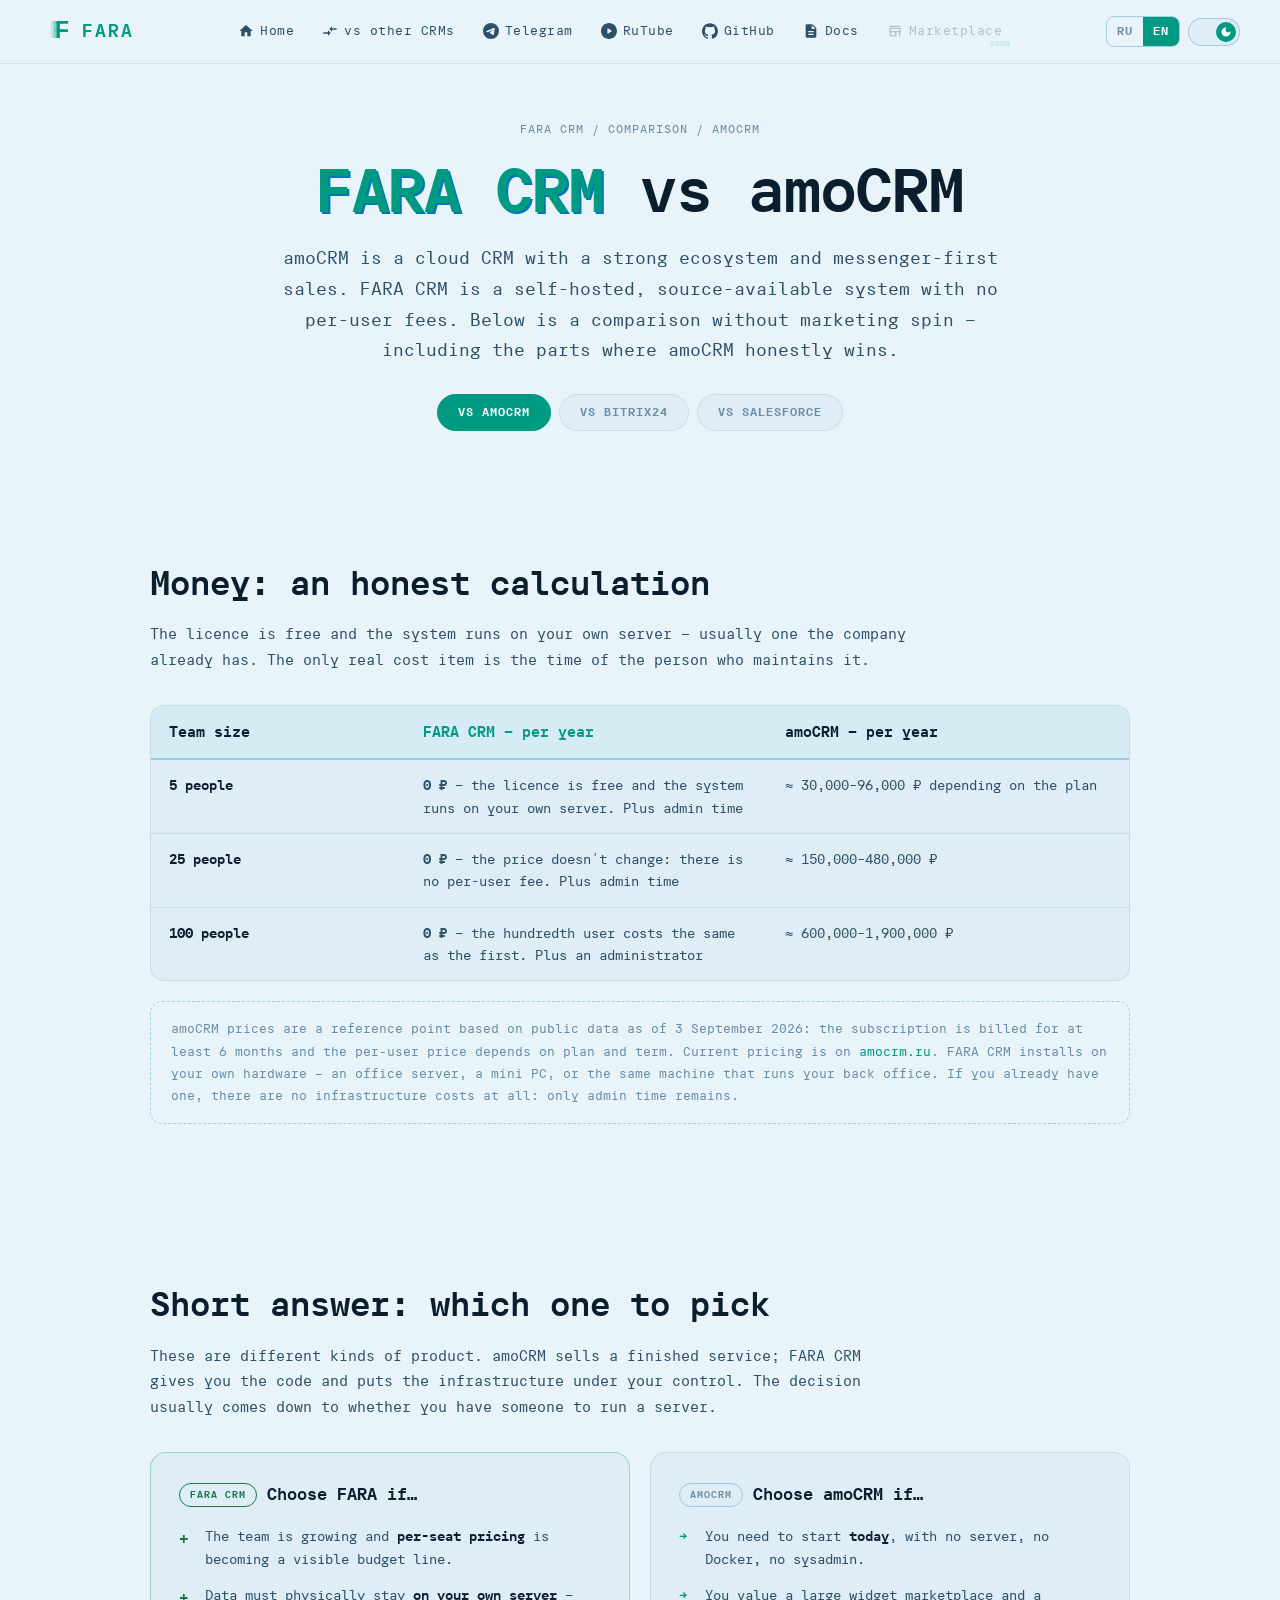
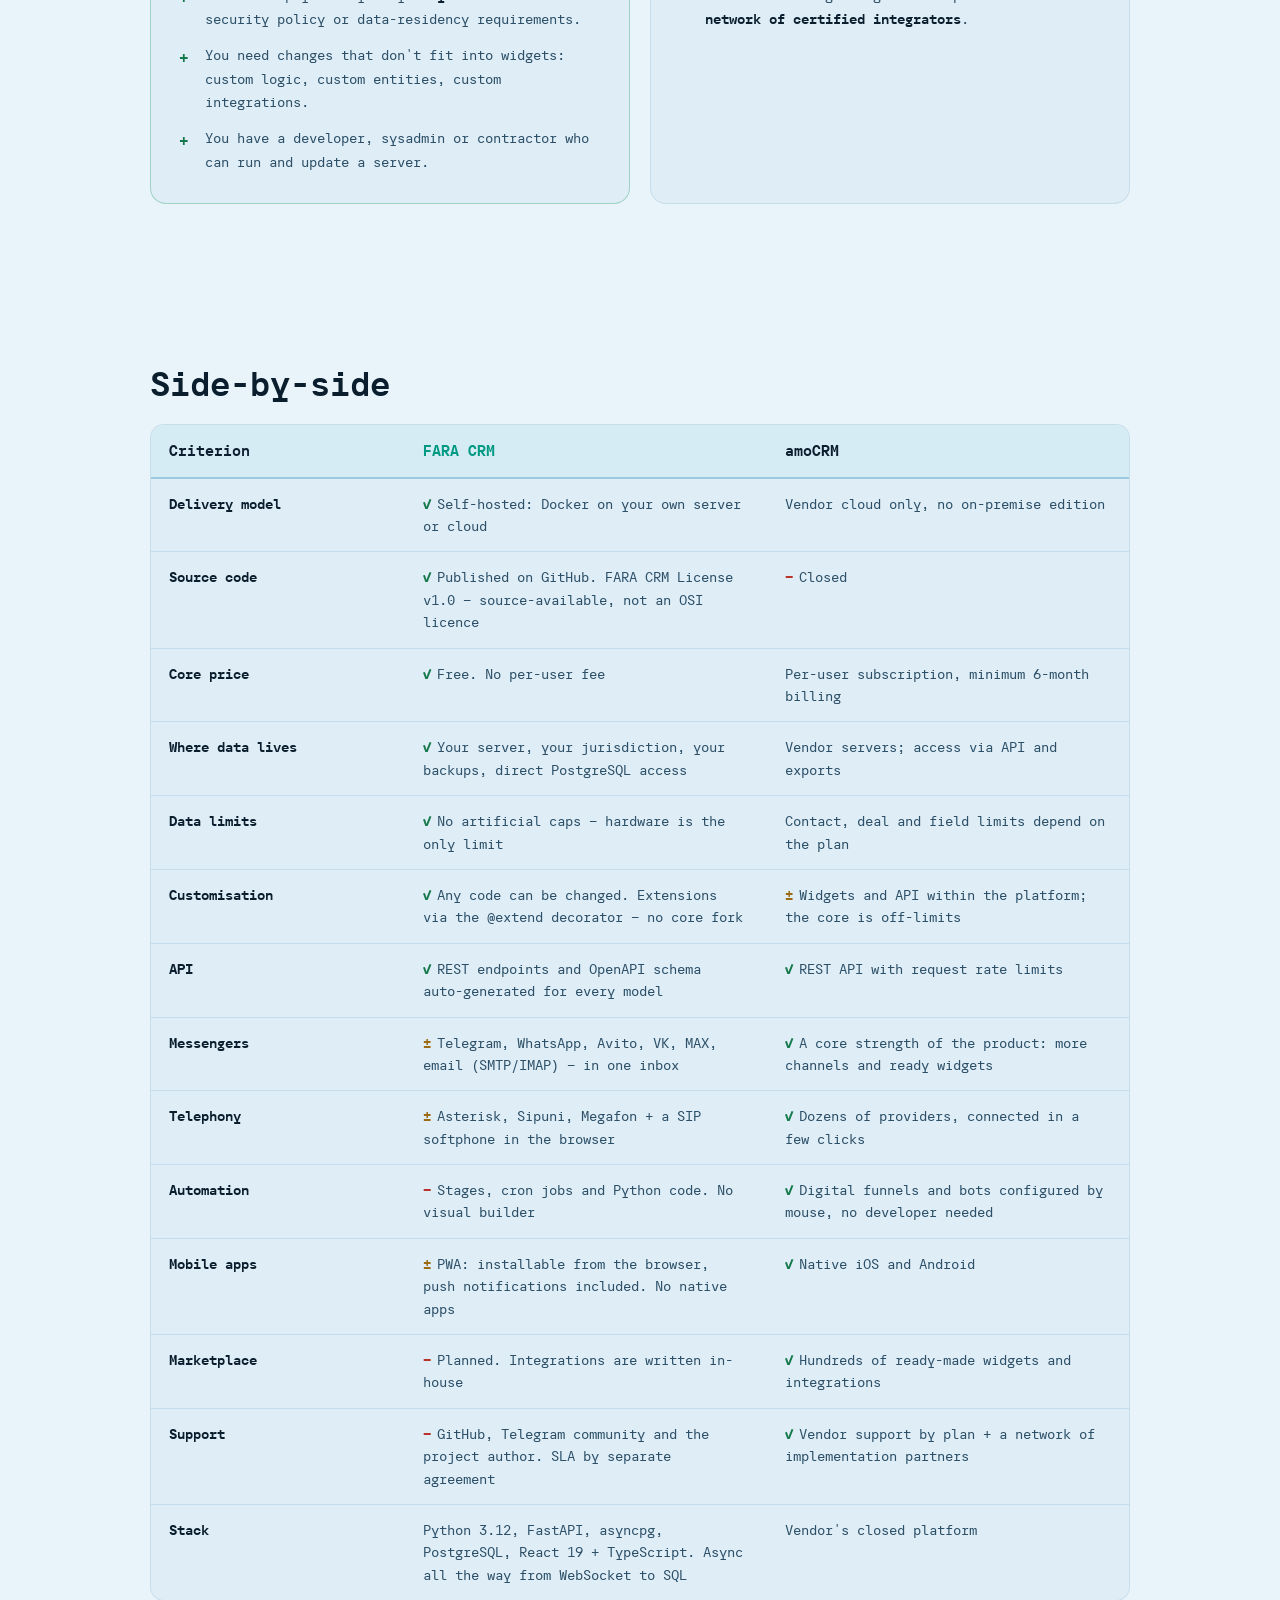
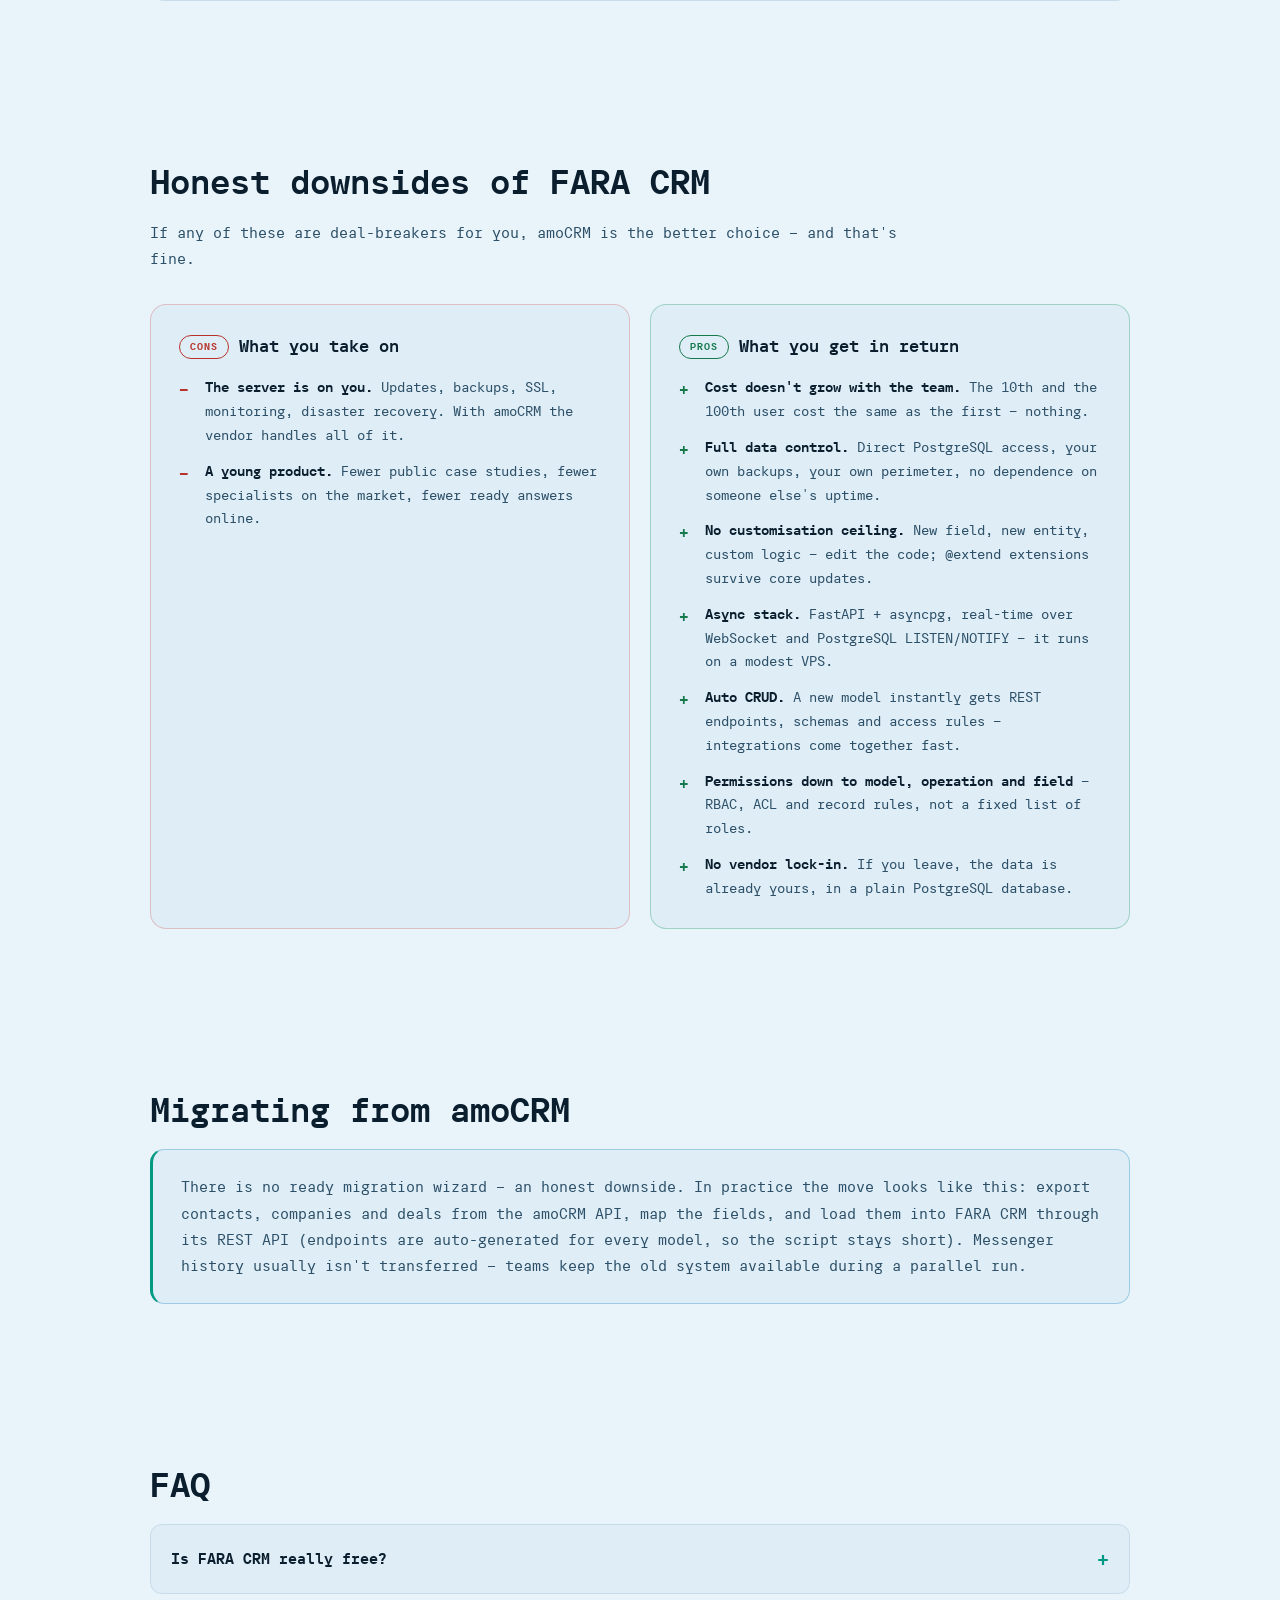
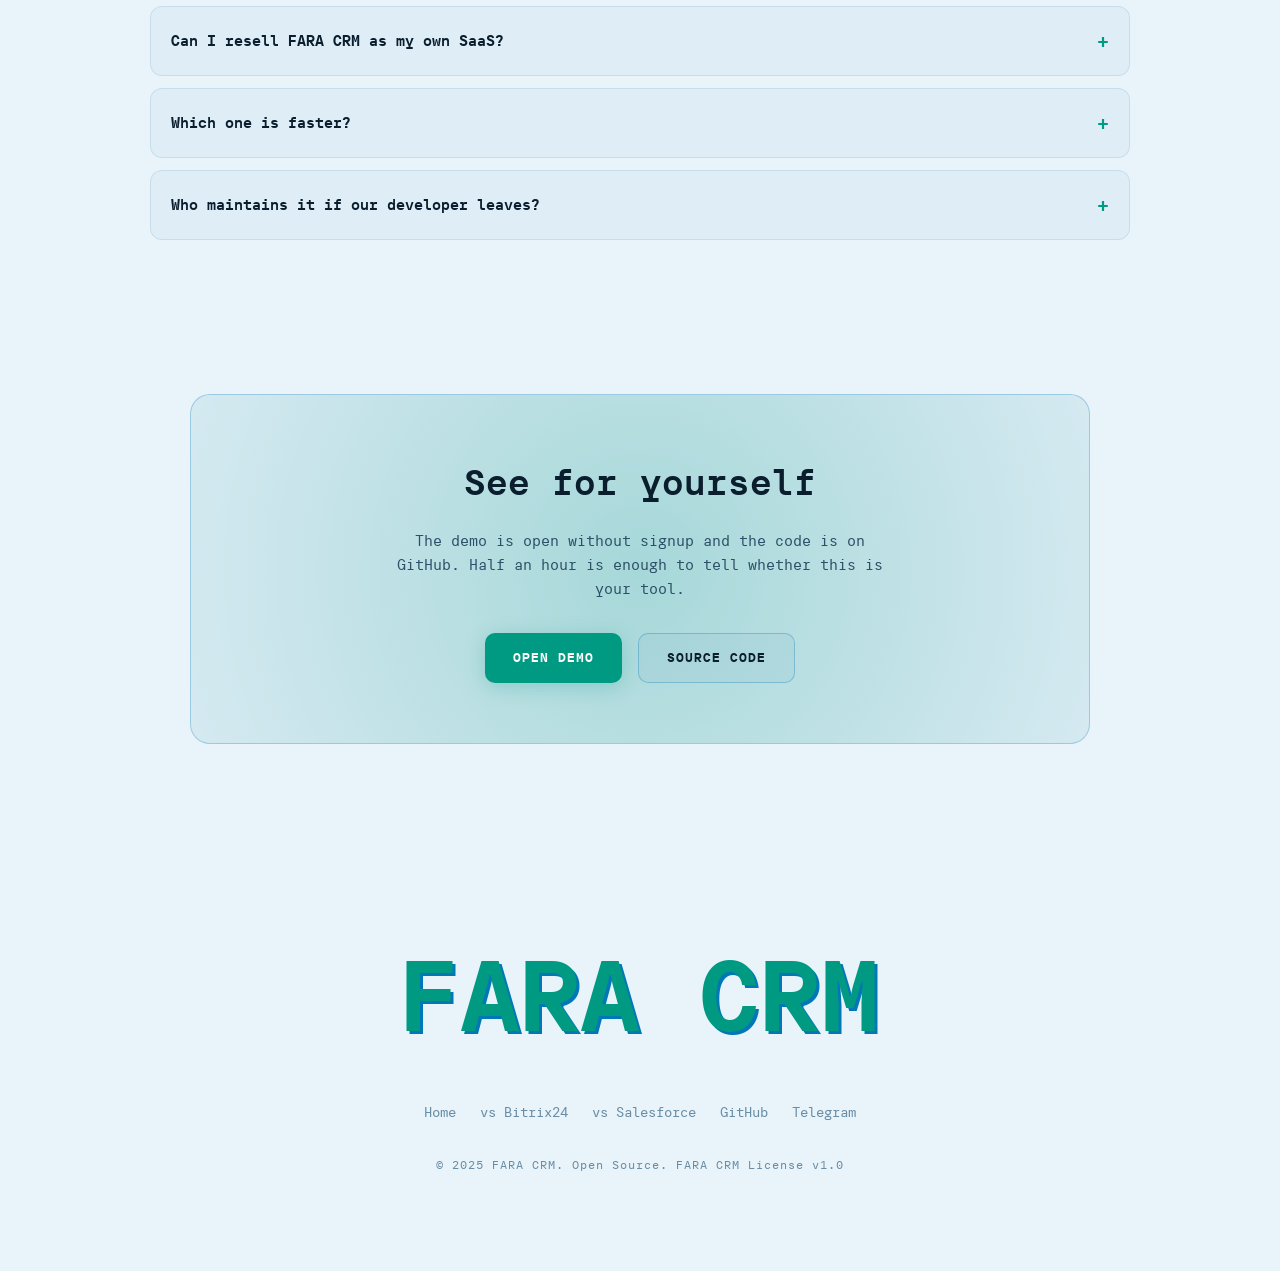
<file: vs/amocrm/index.html>
<!DOCTYPE html>
<html lang="ru" data-theme="dark" data-lang="ru">
<head>
  <meta charset="UTF-8" />
  <meta name="viewport" content="width=device-width, initial-scale=1.0" />
  <meta name="description" content="FARA CRM или amoCRM: честное сравнение — стоимость владения, self-hosted и открытый код против готовой облачной экосистемы. Плюсы и минусы обеих систем без маркетинга." />
  <meta property="og:title" content="FARA CRM vs amoCRM — честное сравнение" />
  <meta property="og:description" content="Где FARA CRM выигрывает у amoCRM, а где объективно проигрывает. Цены, данные, доработки, интеграции." />
  <meta property="og:url" content="https://faracrm.com/vs/amocrm/" />
  <meta property="og:type" content="article" />
  <link rel="canonical" href="https://faracrm.com/vs/amocrm/" />
  <title>FARA CRM vs amoCRM — честное сравнение</title>
  <link rel="icon" href="../../images/favicon.svg" type="image/svg+xml" />
  <script src="../../scripts/vs.js"></script>
  <link rel="stylesheet" href="../../fonts/fonts.css" />
  <link rel="stylesheet" href="../../styles/globals.css" />
  <link rel="stylesheet" href="../../styles/variables.css" />
  <link rel="stylesheet" href="../../styles/style.css" />
  <link rel="stylesheet" href="../../styles/vs.css" />
</head>
<body class="page">

  <!-- NAV -->
  <nav class="topnav">
    <a href="../../" class="topnav__logo">
      <svg viewBox="0 0 64 64" width="32" height="32"><text x="18" y="44" font-family="Arial Black,Impact,sans-serif" font-size="46" font-weight="900" fill="#009982" opacity=".15">F</text><text x="24" y="44" font-family="Arial Black,Impact,sans-serif" font-size="46" font-weight="900" fill="#009982" opacity=".4">F</text><text x="30" y="44" font-family="Arial Black,Impact,sans-serif" font-size="46" font-weight="900" fill="#009982" opacity="1">F</text></svg>
      FARA
    </a>
    <div class="topnav__burger"><span></span><span></span><span></span></div>
    <div class="topnav__links">
      <a href="../../" class="topnav__link" title="FARA CRM">
        <svg viewBox="0 0 24 24" fill="currentColor"><path d="M10 20v-6h4v6h5v-8h3L12 3 2 12h3v8z"/></svg>
        <span data-ru>Главная</span><span data-en>Home</span>
      </a>
      <a href="../amocrm/" class="topnav__link" title="Сравнение с другими CRM">
        <svg viewBox="0 0 24 24" fill="currentColor"><path d="M9.01 14H2v2h7.01v3L13 15l-3.99-4v3zm5.98-1v-3H22V8h-7.01V5L11 9l3.99 4z"/></svg>
        <span data-ru>VS другие CRM</span><span data-en>vs other CRMs</span>
      </a>
      <a href="https://t.me/faracrm" target="_blank" class="topnav__link" title="Telegram">
        <svg viewBox="0 0 24 24" fill="currentColor"><path d="M11.944 0A12 12 0 0 0 0 12a12 12 0 0 0 12 12 12 12 0 0 0 12-12A12 12 0 0 0 12 0a12 12 0 0 0-.056 0zm4.962 7.224c.1-.002.321.023.465.14a.506.506 0 0 1 .171.325c.016.093.036.306.02.472-.18 1.898-.962 6.502-1.36 8.627-.168.9-.499 1.201-.82 1.23-.696.065-1.225-.46-1.9-.902-1.056-.693-1.653-1.124-2.678-1.8-1.185-.78-.417-1.21.258-1.91.177-.184 3.247-2.977 3.307-3.23.007-.032.014-.15-.056-.212s-.174-.041-.249-.024c-.106.024-1.793 1.14-5.061 3.345-.479.33-.913.49-1.302.48-.428-.008-1.252-.241-1.865-.44-.752-.245-1.349-.374-1.297-.789.027-.216.325-.437.893-.663 3.498-1.524 5.83-2.529 6.998-3.014 3.332-1.386 4.025-1.627 4.476-1.635z"/></svg>
        <span>Telegram</span>
      </a>
      <a href="https://rutube.ru/channel/75678685/" target="_blank" class="topnav__link" title="RuTube">
        <svg viewBox="0 0 24 24" fill="currentColor"><path d="M12 0C5.376 0 0 5.376 0 12s5.376 12 12 12 12-5.376 12-12S18.624 0 12 0zm3.6 12.72l-4.8 3.12c-.48.36-1.2 0-1.2-.6V8.76c0-.6.72-.96 1.2-.6l4.8 3.12c.48.36.48 1.08 0 1.44z"/></svg>
        <span>RuTube</span>
      </a>
      <a href="https://github.com/shurshilov/faracrm" target="_blank" class="topnav__link" title="GitHub">
        <svg viewBox="0 0 24 24" fill="currentColor"><path d="M12 .297c-6.63 0-12 5.373-12 12 0 5.303 3.438 9.8 8.205 11.385.6.113.82-.258.82-.577 0-.285-.01-1.04-.015-2.04-3.338.724-4.042-1.61-4.042-1.61C4.422 18.07 3.633 17.7 3.633 17.7c-1.087-.744.084-.729.084-.729 1.205.084 1.838 1.236 1.838 1.236 1.07 1.835 2.809 1.305 3.495.998.108-.776.417-1.305.76-1.605-2.665-.3-5.466-1.332-5.466-5.93 0-1.31.465-2.38 1.235-3.22-.135-.303-.54-1.523.105-3.176 0 0 1.005-.322 3.3 1.23.96-.267 1.98-.399 3-.405 1.02.006 2.04.138 3 .405 2.28-1.552 3.285-1.23 3.285-1.23.645 1.653.24 2.873.12 3.176.765.84 1.23 1.91 1.23 3.22 0 4.61-2.805 5.625-5.475 5.92.42.36.81 1.096.81 2.22 0 1.606-.015 2.896-.015 3.286 0 .315.21.69.825.57C20.565 22.092 24 17.592 24 12.297c0-6.627-5.373-12-12-12"/></svg>
        <span>GitHub</span>
      </a>
      <a href="https://docs.faracrm.com" target="_blank" class="topnav__link" title="Docs">
        <svg viewBox="0 0 24 24" fill="currentColor"><path d="M14 2H6c-1.1 0-1.99.9-1.99 2L4 20c0 1.1.89 2 1.99 2H18c1.1 0 2-.9 2-2V8l-6-6zm2 16H8v-2h8v2zm0-4H8v-2h8v2zm-3-5V3.5L18.5 9H13z"/></svg>
        <span data-ru>Документация</span><span data-en>Docs</span>
      </a>
      <a href="#" class="topnav__link topnav__link--mp" data-soon="скоро" title="Маркетплейс">
        <svg viewBox="0 0 24 24" fill="currentColor"><path d="M18.36 9l.6 3H5.04l.6-3h12.72M20 4H4v2h16V4zm0 3H4l-1 5v2h1v6h10v-6h4v6h2v-6h1v-2l-1-5zM6 18v-4h6v4H6z"/></svg>
        <span data-ru>Маркетплейс</span><span data-en>Marketplace</span>
      </a>
    </div>
    <div class="topnav__right">
      <div class="lang-sw">
        <button class="lang-sw__btn" data-lang-set="ru">RU</button>
        <button class="lang-sw__btn" data-lang-set="en">EN</button>
      </div>
      <div class="theme-toggle" role="button" tabindex="0" aria-label="Theme">
        <div class="theme-toggle__knob">
          <svg class="icon-sun" viewBox="0 0 24 24"><path d="M12 7c-2.76 0-5 2.24-5 5s2.24 5 5 5 5-2.24 5-5-2.24-5-5-5zM2 13h2c.55 0 1-.45 1-1s-.45-1-1-1H2c-.55 0-1 .45-1 1s.45 1 1 1zm18 0h2c.55 0 1-.45 1-1s-.45-1-1-1h-2c-.55 0-1 .45-1 1s.45 1 1 1zM11 2v2c0 .55.45 1 1 1s1-.45 1-1V2c0-.55-.45-1-1-1s-1 .45-1 1zm0 18v2c0 .55.45 1 1 1s1-.45 1-1v-2c0-.55-.45-1-1-1s-1 .45-1 1zM5.99 4.58a.996.996 0 0 0-1.41 0 .996.996 0 0 0 0 1.41l1.06 1.06c.39.39 1.03.39 1.41 0s.39-1.03 0-1.41L5.99 4.58zm12.37 12.37a.996.996 0 0 0-1.41 0 .996.996 0 0 0 0 1.41l1.06 1.06c.39.39 1.03.39 1.41 0a.996.996 0 0 0 0-1.41l-1.06-1.06zm1.06-10.96a.996.996 0 0 0 0-1.41.996.996 0 0 0-1.41 0l-1.06 1.06c-.39.39-.39 1.03 0 1.41s1.03.39 1.41 0l1.06-1.06zM7.05 18.36a.996.996 0 0 0 0-1.41.996.996 0 0 0-1.41 0l-1.06 1.06c-.39.39-.39 1.03 0 1.41s1.03.39 1.41 0l1.06-1.06z"/></svg>
          <svg class="icon-moon" viewBox="0 0 24 24"><path d="M12 3a9 9 0 1 0 9 9c0-.46-.04-.92-.1-1.36a5.389 5.389 0 0 1-4.4 2.26 5.403 5.403 0 0 1-3.14-9.8c-.44-.06-.9-.1-1.36-.1z"/></svg>
        </div>
      </div>
    </div>
  </nav>

  <!-- HERO -->
  <header class="vs-hero">
    <div class="vs-crumbs">
      <a href="../../">FARA CRM</a> / <span data-ru>Сравнение</span><span data-en>Comparison</span> / amoCRM
    </div>
    <h1 class="vs-hero__title"><b>FARA CRM</b> vs amoCRM</h1>
    <p class="vs-hero__sub" data-ru>amoCRM — облачная CRM с сильной экосистемой и продажами через мессенджеры. FARA CRM — self-hosted система с открытым кодом, которая не берёт денег за пользователей. Ниже — сравнение без маркетинга: где выигрывает одна, а где честно выигрывает другая.</p>
    <p class="vs-hero__sub" data-en>amoCRM is a cloud CRM with a strong ecosystem and messenger-first sales. FARA CRM is a self-hosted, source-available system with no per-user fees. Below is a comparison without marketing spin — including the parts where amoCRM honestly wins.</p>
    <div class="vs-switch">
      <a href="./" class="vs-switch__item active">vs amoCRM</a>
      <a href="../bitrix24/" class="vs-switch__item"><span data-ru>vs Битрикс24</span><span data-en>vs Bitrix24</span></a>
      <a href="../salesforce/" class="vs-switch__item">vs Salesforce</a>
    </div>
  </header>

  <main>
    <!-- MONEY -->
    <section class="vs-sec reveal">
      <h2 class="vs-sec__title" data-ru>Деньги: как считать честно</h2>
      <h2 class="vs-sec__title" data-en>Money: an honest calculation</h2>
      <p class="vs-sec__desc" data-ru>Лицензия бесплатна, а система работает на вашем сервере — чаще всего на том, который в компании уже есть. Единственная реальная статья расходов — время человека, который его обслуживает.</p>
      <p class="vs-sec__desc" data-en>The licence is free and the system runs on your own server — usually one the company already has. The only real cost item is the time of the person who maintains it.</p>
      <div class="vs-tablewrap">
        <table class="vs-table">
          <thead>
            <tr>
              <th><span data-ru>Команда</span><span data-en>Team size</span></th>
              <th><span data-ru>FARA CRM — за год</span><span data-en>FARA CRM — per year</span></th>
              <th><span data-ru>amoCRM — за год</span><span data-en>amoCRM — per year</span></th>
            </tr>
          </thead>
          <tbody>
            <tr>
              <th><span data-ru>5 человек</span><span data-en>5 people</span></th>
              <td><span data-ru><b>0 ₽</b> — лицензия бесплатна, система работает на вашем сервере. Плюс время админа</span><span data-en><b>0 ₽</b> — the licence is free and the system runs on your own server. Plus admin time</span></td>
              <td><span data-ru>~30 000–96 000 ₽ в зависимости от тарифа</span><span data-en>≈ 30,000–96,000 ₽ depending on the plan</span></td>
            </tr>
            <tr>
              <th><span data-ru>25 человек</span><span data-en>25 people</span></th>
              <td><span data-ru><b>0 ₽</b> — цена не меняется: платы за пользователей нет. Плюс время админа</span><span data-en><b>0 ₽</b> — the price doesn't change: there is no per-user fee. Plus admin time</span></td>
              <td><span data-ru>~150 000–480 000 ₽</span><span data-en>≈ 150,000–480,000 ₽</span></td>
            </tr>
            <tr>
              <th><span data-ru>100 человек</span><span data-en>100 people</span></th>
              <td><span data-ru><b>0 ₽</b> — сотый пользователь стоит столько же, сколько первый. Плюс администратор</span><span data-en><b>0 ₽</b> — the hundredth user costs the same as the first. Plus an administrator</span></td>
              <td><span data-ru>~600 000–1 900 000 ₽</span><span data-en>≈ 600,000–1,900,000 ₽</span></td>
            </tr>
          </tbody>
        </table>
      </div>
      <div class="vs-note">
        <span data-ru>Цены amoCRM — ориентир по открытым данным на 3 сентября 2026 года: подписка оформляется минимум на 6 месяцев, стоимость за пользователя зависит от тарифа и срока оплаты. Актуальные тарифы — на <a href="https://www.amocrm.ru/buy" target="_blank" rel="noopener">amocrm.ru</a>. FARA CRM ставится на ваше оборудование — офисный сервер, мини-ПК или ту же машину, где работает 1С. Если оно уже есть, расходов на инфраструктуру нет вообще: остаётся только время администратора.</span>
        <span data-en>amoCRM prices are a reference point based on public data as of 3 September 2026: the subscription is billed for at least 6 months and the per-user price depends on plan and term. Current pricing is on <a href="https://www.amocrm.ru/buy" target="_blank" rel="noopener">amocrm.ru</a>. FARA CRM installs on your own hardware — an office server, a mini PC, or the same machine that runs your back office. If you already have one, there are no infrastructure costs at all: only admin time remains.</span>
      </div>
    </section>

    <!-- VERDICT -->
    <section class="vs-sec reveal">
      <h2 class="vs-sec__title" data-ru>Коротко: что выбрать</h2>
      <h2 class="vs-sec__title" data-en>Short answer: which one to pick</h2>
      <p class="vs-sec__desc" data-ru>Это разные типы продуктов. amoCRM продаёт готовый сервис, FARA CRM даёт код и инфраструктуру под ваш контроль. Выбор чаще определяется не функциями, а тем, есть ли у вас кому обслуживать сервер.</p>
      <p class="vs-sec__desc" data-en>These are different kinds of product. amoCRM sells a finished service; FARA CRM gives you the code and puts the infrastructure under your control. The decision usually comes down to whether you have someone to run a server.</p>
      <div class="vs-grid2">
        <div class="vs-card vs-card--good">
          <div class="vs-card__h">
            <span class="vs-card__tag">FARA CRM</span>
            <span data-ru>Берите FARA, если…</span><span data-en>Choose FARA if…</span>
          </div>
          <ul class="vs-list vs-list--plus">
            <li><span data-ru>Команда растёт, и <b>плата за каждого пользователя</b> становится заметной строкой бюджета.</span><span data-en>The team is growing and <b>per-seat pricing</b> is becoming a visible budget line.</span></li>
            <li><span data-ru>Данные должны физически оставаться <b>на вашем сервере</b> — требование безопасности, 152-ФЗ или внутренней политики.</span><span data-en>Data must physically stay <b>on your own server</b> — security policy or data-residency requirements.</span></li>
            <li><span data-ru>Нужны доработки, которые не влезают в виджеты: своя логика, свои сущности, свои интеграции.</span><span data-en>You need changes that don't fit into widgets: custom logic, custom entities, custom integrations.</span></li>
            <li><span data-ru>Есть разработчик, админ или подрядчик, который поднимет сервер и будет его обновлять.</span><span data-en>You have a developer, sysadmin or contractor who can run and update a server.</span></li>
          </ul>
        </div>
        <div class="vs-card">
          <div class="vs-card__h">
            <span class="vs-card__tag" style="color:var(--tx3);border:1px solid var(--bd2)">amoCRM</span>
            <span data-ru>Берите amoCRM, если…</span><span data-en>Choose amoCRM if…</span>
          </div>
          <ul class="vs-list vs-list--dot">
            <li><span data-ru>Нужно начать <b>сегодня</b>, без сервера, докера и системного администратора.</span><span data-en>You need to start <b>today</b>, with no server, no Docker, no sysadmin.</span></li>
            <li><span data-ru>Важен рынок готовых виджетов и <b>сеть сертифицированных внедренцев</b>.</span><span data-en>You value a large widget marketplace and a <b>network of certified integrators</b>.</span></li>
          </ul>
        </div>
      </div>
    </section>

    <!-- TABLE -->
    <section class="vs-sec reveal">
      <h2 class="vs-sec__title" data-ru>Построчное сравнение</h2>
      <h2 class="vs-sec__title" data-en>Side-by-side</h2>
      <div class="vs-tablewrap">
        <table class="vs-table">
          <thead>
            <tr>
              <th><span data-ru>Параметр</span><span data-en>Criterion</span></th>
              <th>FARA CRM</th>
              <th>amoCRM</th>
            </tr>
          </thead>
          <tbody>
            <tr>
              <th><span data-ru>Модель поставки</span><span data-en>Delivery model</span></th>
              <td><span class="vs-mark vs-mark--y">✓</span><span data-ru>Self-hosted: Docker на вашем сервере или в вашем облаке</span><span data-en>Self-hosted: Docker on your own server or cloud</span></td>
              <td><span data-ru>Только облако вендора, коробочной версии нет</span><span data-en>Vendor cloud only, no on-premise edition</span></td>
            </tr>
            <tr>
              <th><span data-ru>Исходный код</span><span data-en>Source code</span></th>
              <td><span class="vs-mark vs-mark--y">✓</span><span data-ru>Открыт на GitHub. Лицензия FARA CRM License v1.0 — source-available, не OSI</span><span data-en>Published on GitHub. FARA CRM License v1.0 — source-available, not an OSI licence</span></td>
              <td><span class="vs-mark vs-mark--n">—</span><span data-ru>Закрыт</span><span data-en>Closed</span></td>
            </tr>
            <tr>
              <th><span data-ru>Цена ядра</span><span data-en>Core price</span></th>
              <td><span class="vs-mark vs-mark--y">✓</span><span data-ru>0 ₽. Платы за пользователей нет</span><span data-en>Free. No per-user fee</span></td>
              <td><span data-ru>Подписка за каждого пользователя, оплата от 6 месяцев</span><span data-en>Per-user subscription, minimum 6-month billing</span></td>
            </tr>
            <tr>
              <th><span data-ru>Где лежат данные</span><span data-en>Where data lives</span></th>
              <td><span class="vs-mark vs-mark--y">✓</span><span data-ru>Ваш сервер, ваша юрисдикция, ваши бэкапы и доступ к PostgreSQL напрямую</span><span data-en>Your server, your jurisdiction, your backups, direct PostgreSQL access</span></td>
              <td><span data-ru>Серверы вендора, доступ к данным — через API и выгрузки</span><span data-en>Vendor servers; access via API and exports</span></td>
            </tr>
            <tr>
              <th><span data-ru>Лимиты по данным</span><span data-en>Data limits</span></th>
              <td><span class="vs-mark vs-mark--y">✓</span><span data-ru>Искусственных лимитов нет — ограничение только в железе</span><span data-en>No artificial caps — hardware is the only limit</span></td>
              <td><span data-ru>Лимиты контактов, сделок и полей зависят от тарифа</span><span data-en>Contact, deal and field limits depend on the plan</span></td>
            </tr>
            <tr>
              <th><span data-ru>Доработка под себя</span><span data-en>Customisation</span></th>
              <td><span class="vs-mark vs-mark--y">✓</span><span data-ru>Меняется любой код. Расширения через декоратор @extend — без форка ядра</span><span data-en>Any code can be changed. Extensions via the @extend decorator — no core fork</span></td>
              <td><span class="vs-mark vs-mark--p">±</span><span data-ru>Виджеты и API в рамках платформы; ядро недоступно</span><span data-en>Widgets and API within the platform; the core is off-limits</span></td>
            </tr>
            <tr>
              <th>API</th>
              <td><span class="vs-mark vs-mark--y">✓</span><span data-ru>REST-эндпоинты и OpenAPI-схема генерируются автоматически для всех моделей</span><span data-en>REST endpoints and OpenAPI schema auto-generated for every model</span></td>
              <td><span class="vs-mark vs-mark--y">✓</span><span data-ru>REST API с ограничением частоты запросов</span><span data-en>REST API with request rate limits</span></td>
            </tr>
            <tr>
              <th><span data-ru>Мессенджеры</span><span data-en>Messengers</span></th>
              <td><span class="vs-mark vs-mark--p">±</span><span data-ru>Telegram, WhatsApp, Avito, VK, MAX, почта (SMTP/IMAP) — в одном чате</span><span data-en>Telegram, WhatsApp, Avito, VK, MAX, email (SMTP/IMAP) — in one inbox</span></td>
              <td><span class="vs-mark vs-mark--y">✓</span><span data-ru>Сильная сторона продукта: больше каналов и готовых виджетов</span><span data-en>A core strength of the product: more channels and ready widgets</span></td>
            </tr>
            <tr>
              <th><span data-ru>Телефония</span><span data-en>Telephony</span></th>
              <td><span class="vs-mark vs-mark--p">±</span><span data-ru>Asterisk, Sipuni, МегаФон + SIP-софтфон прямо в браузере</span><span data-en>Asterisk, Sipuni, Megafon + a SIP softphone in the browser</span></td>
              <td><span class="vs-mark vs-mark--y">✓</span><span data-ru>Десятки провайдеров, подключение в несколько кликов</span><span data-en>Dozens of providers, connected in a few clicks</span></td>
            </tr>
            <tr>
              <th><span data-ru>Автоматизация</span><span data-en>Automation</span></th>
              <td><span class="vs-mark vs-mark--n">—</span><span data-ru>Стадии, cron-задачи и код на Python. Визуального конструктора нет</span><span data-en>Stages, cron jobs and Python code. No visual builder</span></td>
              <td><span class="vs-mark vs-mark--y">✓</span><span data-ru>Автоворонки и боты настраиваются мышкой, без разработчика</span><span data-en>Digital funnels and bots configured by mouse, no developer needed</span></td>
            </tr>
            <tr>
              <th><span data-ru>Мобильные приложения</span><span data-en>Mobile apps</span></th>
              <td><span class="vs-mark vs-mark--p">±</span><span data-ru>PWA: ставится на телефон из браузера, есть push-уведомления. Нативных приложений нет</span><span data-en>PWA: installable from the browser, push notifications included. No native apps</span></td>
              <td><span class="vs-mark vs-mark--y">✓</span><span data-ru>Нативные iOS и Android</span><span data-en>Native iOS and Android</span></td>
            </tr>
            <tr>
              <th><span data-ru>Маркетплейс</span><span data-en>Marketplace</span></th>
              <td><span class="vs-mark vs-mark--n">—</span><span data-ru>В планах. Интеграции пишутся под себя</span><span data-en>Planned. Integrations are written in-house</span></td>
              <td><span class="vs-mark vs-mark--y">✓</span><span data-ru>Сотни готовых виджетов и интеграций</span><span data-en>Hundreds of ready-made widgets and integrations</span></td>
            </tr>
            <tr>
              <th><span data-ru>Поддержка</span><span data-en>Support</span></th>
              <td><span class="vs-mark vs-mark--n">—</span><span data-ru>GitHub, Telegram-сообщество и автор проекта. SLA — по отдельной договорённости</span><span data-en>GitHub, Telegram community and the project author. SLA by separate agreement</span></td>
              <td><span class="vs-mark vs-mark--y">✓</span><span data-ru>Техподдержка вендора по тарифу + сеть партнёров-внедренцев</span><span data-en>Vendor support by plan + a network of implementation partners</span></td>
            </tr>
            <tr>
              <th><span data-ru>Стек</span><span data-en>Stack</span></th>
              <td><span data-ru>Python 3.12, FastAPI, asyncpg, PostgreSQL, React 19 + TypeScript. Async — от WebSocket до запросов в базу</span><span data-en>Python 3.12, FastAPI, asyncpg, PostgreSQL, React 19 + TypeScript. Async all the way from WebSocket to SQL</span></td>
              <td><span data-ru>Закрытая платформа вендора</span><span data-en>Vendor's closed platform</span></td>
            </tr>
          </tbody>
        </table>
      </div>
    </section>

    <!-- HONEST CONS -->
    <section class="vs-sec reveal">
      <h2 class="vs-sec__title" data-ru>Честные минусы FARA CRM</h2>
      <h2 class="vs-sec__title" data-en>Honest downsides of FARA CRM</h2>
      <p class="vs-sec__desc" data-ru>Если эти пункты для вас критичны — amoCRM подойдёт лучше, и это нормально.</p>
      <p class="vs-sec__desc" data-en>If any of these are deal-breakers for you, amoCRM is the better choice — and that's fine.</p>
      <div class="vs-grid2">
        <div class="vs-card vs-card--bad">
          <div class="vs-card__h">
            <span class="vs-card__tag" data-ru>минусы</span><span class="vs-card__tag" data-en>cons</span>
            <span data-ru>Что вы берёте на себя</span><span data-en>What you take on</span>
          </div>
          <ul class="vs-list vs-list--minus">
            <li><span data-ru><b>Сервер — ваша ответственность.</b> Обновления, бэкапы, SSL, мониторинг, восстановление после сбоя. У amoCRM это делает вендор.</span><span data-en><b>The server is on you.</b> Updates, backups, SSL, monitoring, disaster recovery. With amoCRM the vendor handles all of it.</span></li>
            <li><span data-ru><b>Молодой продукт.</b> Меньше публичных внедрений, меньше специалистов на рынке, меньше готовых ответов в поиске.</span><span data-en><b>A young product.</b> Fewer public case studies, fewer specialists on the market, fewer ready answers online.</span></li>
          </ul>
        </div>
        <div class="vs-card vs-card--good">
          <div class="vs-card__h">
            <span class="vs-card__tag" data-ru>плюсы</span><span class="vs-card__tag" data-en>pros</span>
            <span data-ru>Что вы получаете взамен</span><span data-en>What you get in return</span>
          </div>
          <ul class="vs-list vs-list--plus">
            <li><span data-ru><b>Стоимость не растёт с командой.</b> Десятый и сотый пользователь стоят столько же, сколько первый, — ноль.</span><span data-en><b>Cost doesn't grow with the team.</b> The 10th and the 100th user cost the same as the first — nothing.</span></li>
            <li><span data-ru><b>Полный контроль над данными.</b> Прямой доступ к PostgreSQL, свои бэкапы, свой контур, никакой зависимости от чужого аптайма.</span><span data-en><b>Full data control.</b> Direct PostgreSQL access, your own backups, your own perimeter, no dependence on someone else's uptime.</span></li>
            <li><span data-ru><b>Доработка без потолка.</b> Новое поле, новая сущность, своя логика — правится в коде, а расширения через @extend переживают обновления ядра.</span><span data-en><b>No customisation ceiling.</b> New field, new entity, custom logic — edit the code; @extend extensions survive core updates.</span></li>
            <li><span data-ru><b>Async-стек.</b> FastAPI + asyncpg, real-time через WebSocket и PostgreSQL LISTEN/NOTIFY — система живёт на скромном VPS.</span><span data-en><b>Async stack.</b> FastAPI + asyncpg, real-time over WebSocket and PostgreSQL LISTEN/NOTIFY — it runs on a modest VPS.</span></li>
            <li><span data-ru><b>Auto CRUD.</b> Новая модель сразу получает REST-эндпоинты, схемы и права доступа — интеграции пишутся быстро.</span><span data-en><b>Auto CRUD.</b> A new model instantly gets REST endpoints, schemas and access rules — integrations come together fast.</span></li>
            <li><span data-ru><b>Права до уровня модели, операции и поля</b> — RBAC, ACL и record rules, а не «роль менеджера из списка».</span><span data-en><b>Permissions down to model, operation and field</b> — RBAC, ACL and record rules, not a fixed list of roles.</span></li>
            <li><span data-ru><b>Нет vendor lock-in.</b> Захотите уйти — данные уже у вас, в обычной PostgreSQL.</span><span data-en><b>No vendor lock-in.</b> If you leave, the data is already yours, in a plain PostgreSQL database.</span></li>
          </ul>
        </div>
      </div>
    </section>

    <!-- MIGRATION -->
    <section class="vs-sec reveal">
      <h2 class="vs-sec__title" data-ru>Переход с amoCRM</h2>
      <h2 class="vs-sec__title" data-en>Migrating from amoCRM</h2>
      <div class="vs-callout">
        <span data-ru>Готового мастера миграции нет — это честный минус. На практике переезд выглядит так: выгрузка контактов, компаний и сделок из API amoCRM, сопоставление полей и загрузка в FARA CRM через её REST API (эндпоинты для всех моделей генерируются автоматически, так что скрипт получается коротким). История переписки из мессенджеров обычно не переносится — её оставляют в старой системе на время параллельной работы.</span>
        <span data-en>There is no ready migration wizard — an honest downside. In practice the move looks like this: export contacts, companies and deals from the amoCRM API, map the fields, and load them into FARA CRM through its REST API (endpoints are auto-generated for every model, so the script stays short). Messenger history usually isn't transferred — teams keep the old system available during a parallel run.</span>
      </div>
    </section>

    <!-- FAQ -->
    <section class="vs-sec reveal">
      <h2 class="vs-sec__title">FAQ</h2>
      <div class="vs-faq">
        <details>
          <summary><span data-ru>FARA CRM правда бесплатна?</span><span data-en>Is FARA CRM really free?</span></summary>
          <div class="vs-faq__a">
            <span data-ru>Ядро — да: лицензия ничего не стоит, платы за пользователей нет. Платите вы за сервер и за время того, кто его обслуживает. Отдельно можно договориться о поддержке и доработках.</span>
            <span data-en>The core is: the licence costs nothing and there is no per-user fee. You pay for the server and for the time of whoever maintains it. Support and custom development can be arranged separately.</span>
          </div>
        </details>
        <details>
          <summary><span data-ru>Можно ли перепродавать FARA CRM как свой SaaS?</span><span data-en>Can I resell FARA CRM as my own SaaS?</span></summary>
          <div class="vs-faq__a">
            <span data-ru>Нет. Лицензия FARA CRM License v1.0 разрешает внутреннее использование, доработку под себя, платные услуги по внедрению и поддержке, а также разработку модулей. Форк как самостоятельный продукт, продажа системы под своим брендом и хостинг её как SaaS требуют отдельного письменного соглашения.</span>
            <span data-en>No. The FARA CRM License v1.0 allows internal use, in-house modification, paid implementation and support services, and module development. Forking it as a standalone product, rebranding it, or hosting it as SaaS require a separate written agreement.</span>
          </div>
        </details>
        <details>
          <summary><span data-ru>Что быстрее работает?</span><span data-en>Which one is faster?</span></summary>
          <div class="vs-faq__a">
            <span data-ru>Сравнивать облако и свой сервер лоб в лоб некорректно: скорость облака зависит от нагрузки вендора, скорость self-hosted — от вашего железа и канала. По архитектуре FARA CRM асинхронна на всём пути — FastAPI, asyncpg, WebSocket поверх PostgreSQL LISTEN/NOTIFY, — и на одном сервере рядом с базой отдаёт данные без сетевых накладных расходов на чужой дата-центр.</span>
            <span data-en>Comparing a cloud service with your own server head-on isn't meaningful: cloud latency depends on the vendor's load, self-hosted latency on your hardware and network. Architecturally FARA CRM is async end to end — FastAPI, asyncpg, WebSocket over PostgreSQL LISTEN/NOTIFY — and running next to the database it avoids the round trip to someone else's data centre.</span>
          </div>
        </details>
        <details>
          <summary><span data-ru>Кто будет это поддерживать, если разработчик уйдёт?</span><span data-en>Who maintains it if our developer leaves?</span></summary>
          <div class="vs-faq__a">
            <span data-ru>Стек намеренно обычный: Python, FastAPI, PostgreSQL, React, TypeScript. Найти специалистов по нему проще и дешевле, чем по проприетарной платформе, а код и база данных остаются у вас в любом случае. Это компенсирует отсутствие сети сертифицированных партнёров, но не заменяет её полностью.</span>
            <span data-en>The stack is deliberately mainstream: Python, FastAPI, PostgreSQL, React, TypeScript. Hiring for it is easier and cheaper than for a proprietary platform, and the code and database stay with you regardless. That offsets the lack of a certified partner network, but doesn't fully replace it.</span>
          </div>
        </details>
      </div>
    </section>

    <!-- CTA -->
    <section class="vs-sec reveal">
      <div class="cta">
        <h2 class="cta__title" data-ru>Посмотрите сами</h2><h2 class="cta__title" data-en>See for yourself</h2>
        <p class="cta__text" data-ru>Демо открыто без регистрации, код — на GitHub. Полчаса хватит, чтобы понять, ваш это инструмент или нет.</p>
        <p class="cta__text" data-en>The demo is open without signup and the code is on GitHub. Half an hour is enough to tell whether this is your tool.</p>
        <div style="display:flex;gap:16px;justify-content:center;flex-wrap:wrap">
          <a href="https://demo.faracrm.com" class="btn btn--primary" target="_blank"><span data-ru>Открыть демо</span><span data-en>Open demo</span></a>
          <a href="https://github.com/shurshilov/faracrm" class="btn btn--ghost" target="_blank"><span data-ru>Исходный код</span><span data-en>Source code</span></a>
        </div>
      </div>
    </section>
  </main>

  <!-- FOOTER -->
  <footer class="footer">
    <div class="footer__content">
      <h2 class="footer__title">FARA CRM</h2>
      <div class="footer__links">
        <a href="../../" class="footer__link"><span data-ru>Главная</span><span data-en>Home</span></a>
        <a href="../bitrix24/" class="footer__link"><span data-ru>vs Битрикс24</span><span data-en>vs Bitrix24</span></a>
        <a href="../salesforce/" class="footer__link">vs Salesforce</a>
        <a href="https://github.com/shurshilov/faracrm" class="footer__link" target="_blank">GitHub</a>
        <a href="https://t.me/faracrm" class="footer__link" target="_blank">Telegram</a>
      </div>
      <p class="footer__copy">© 2025 FARA CRM. Open Source. FARA CRM License v1.0</p>
    </div>
  </footer>

</body>
</html>
</file>
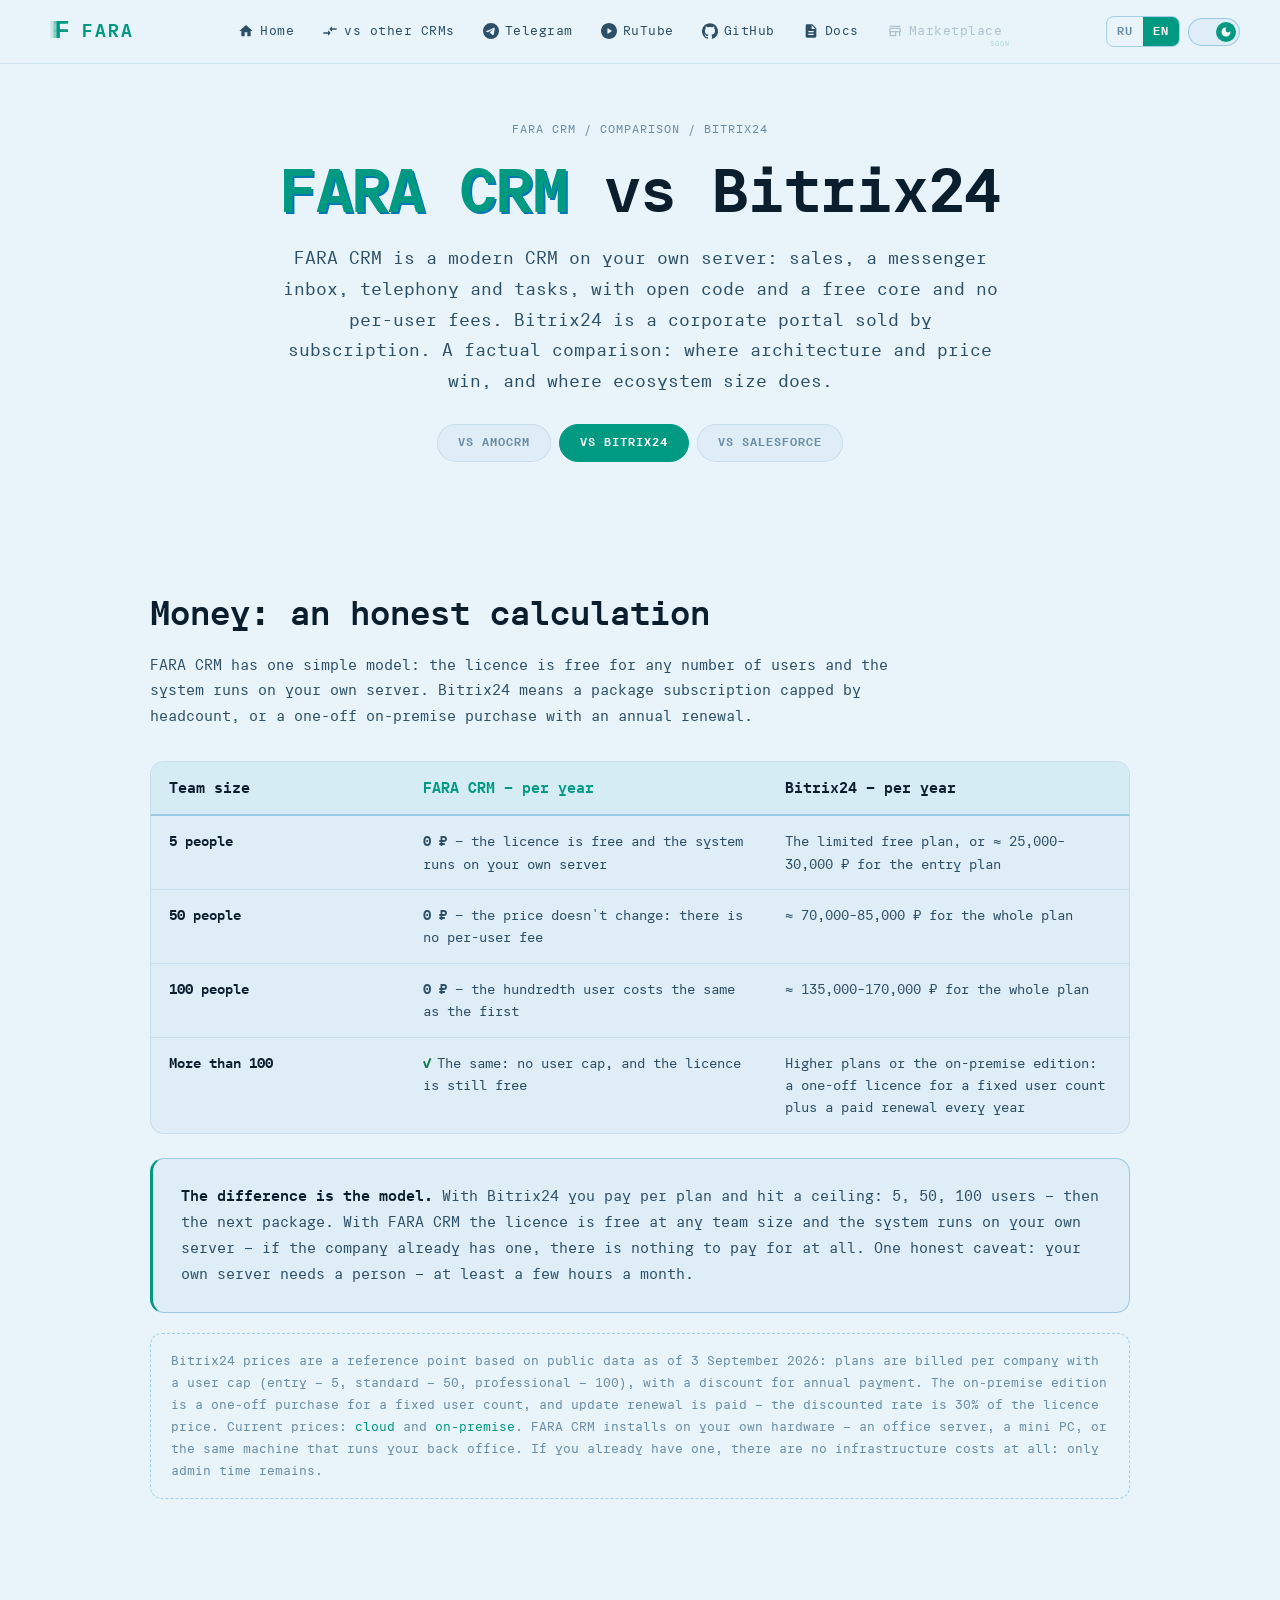
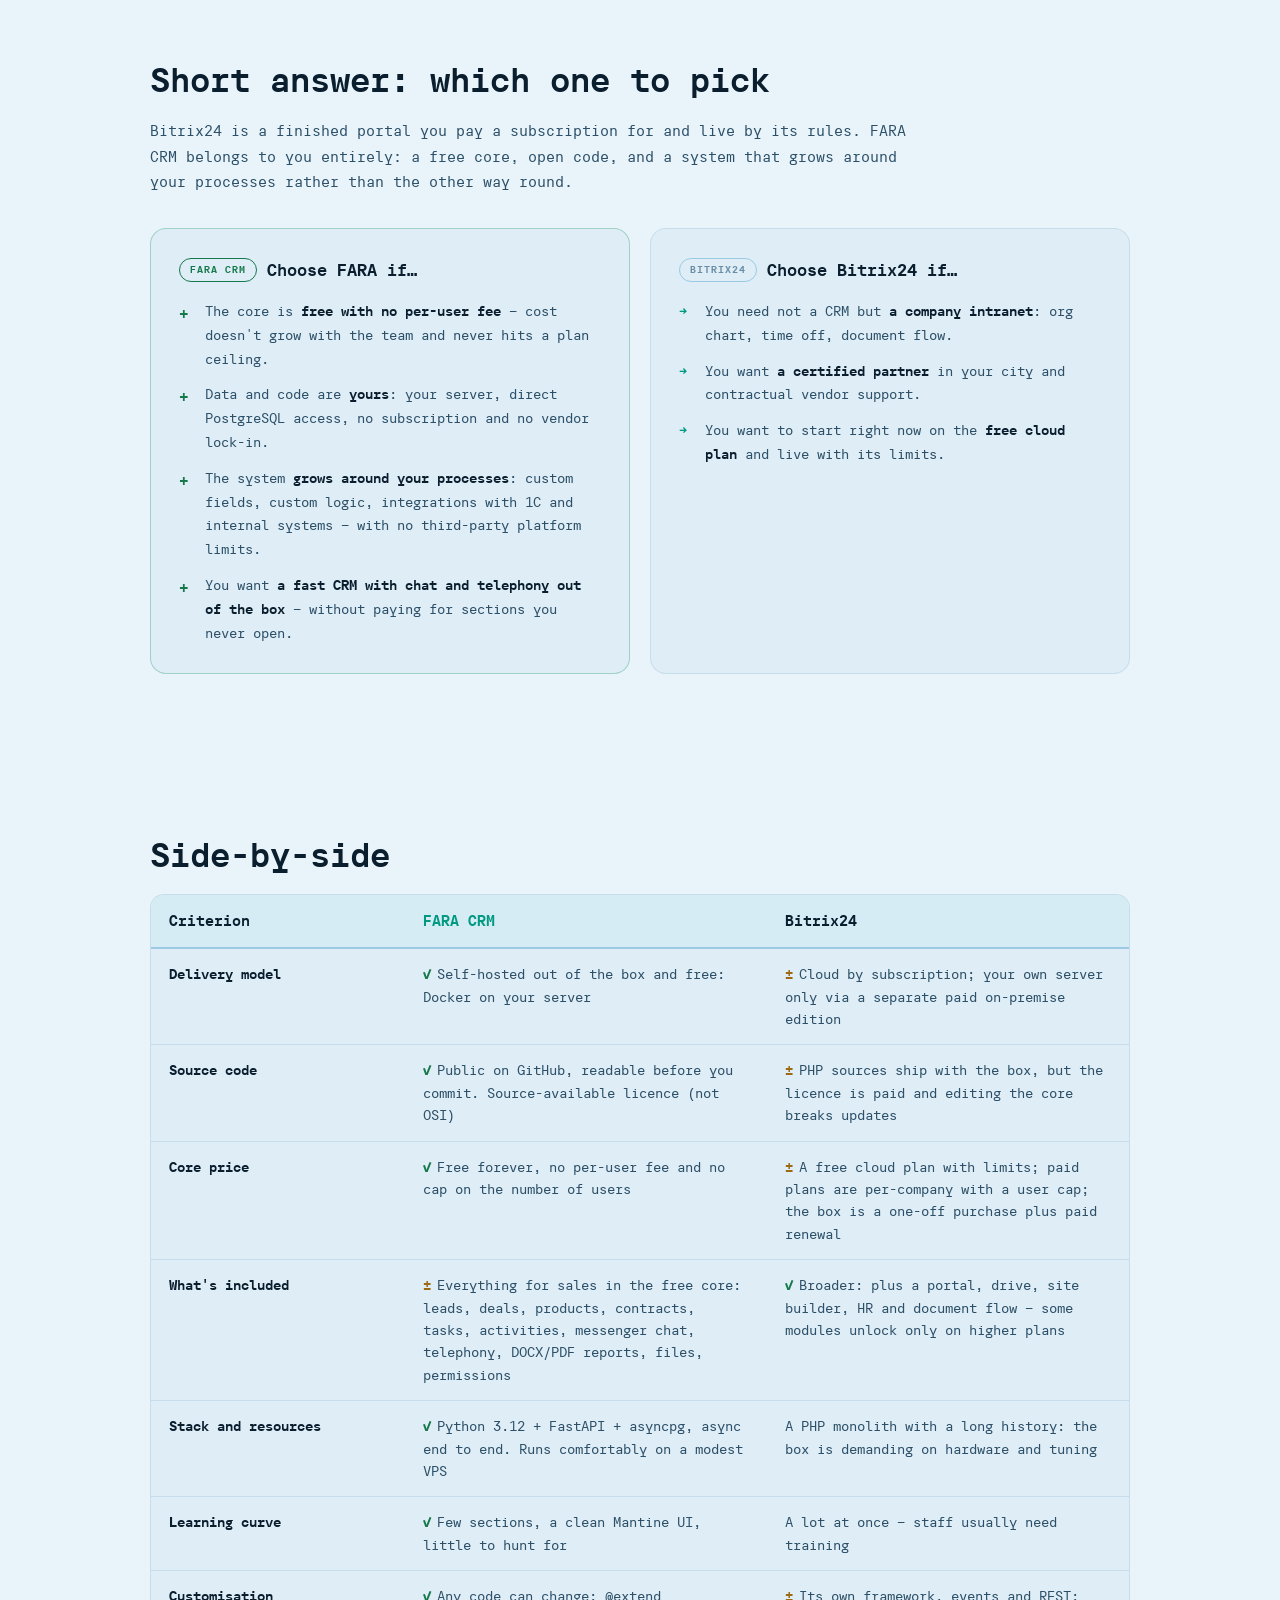
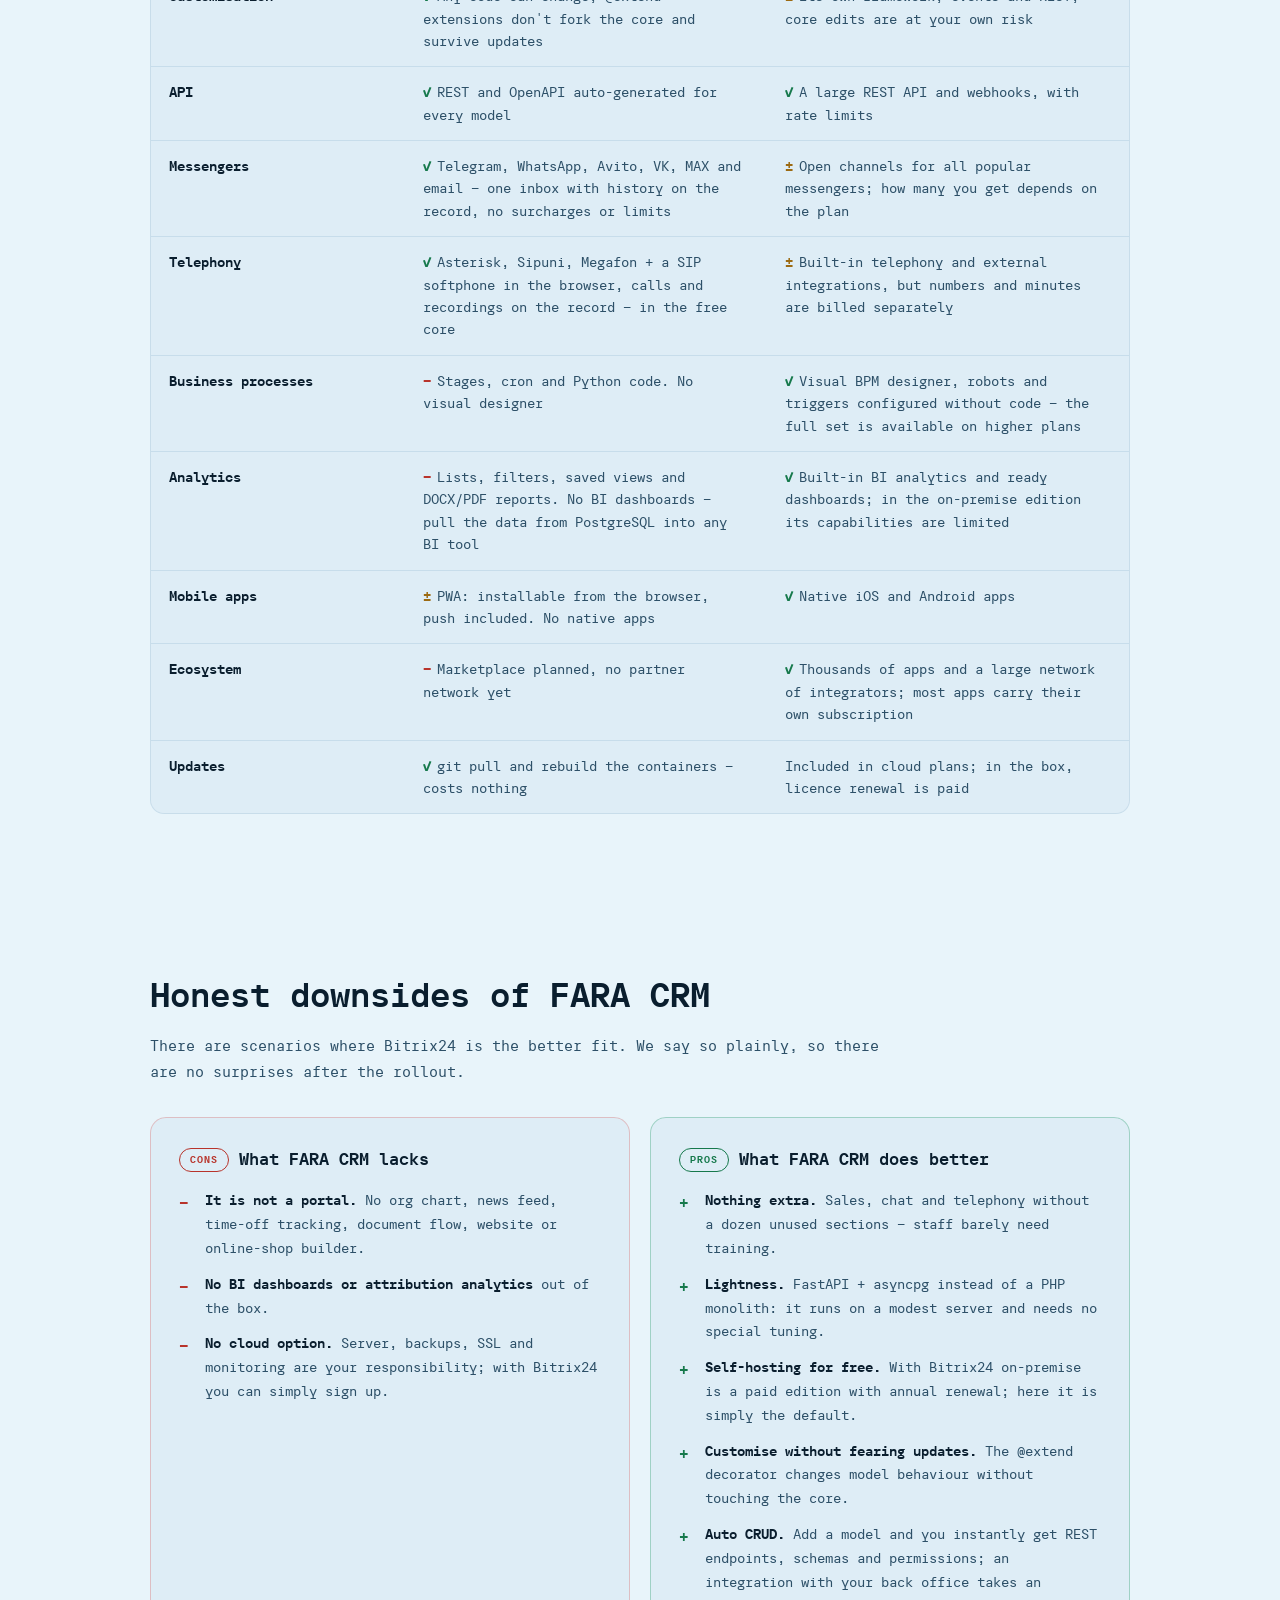
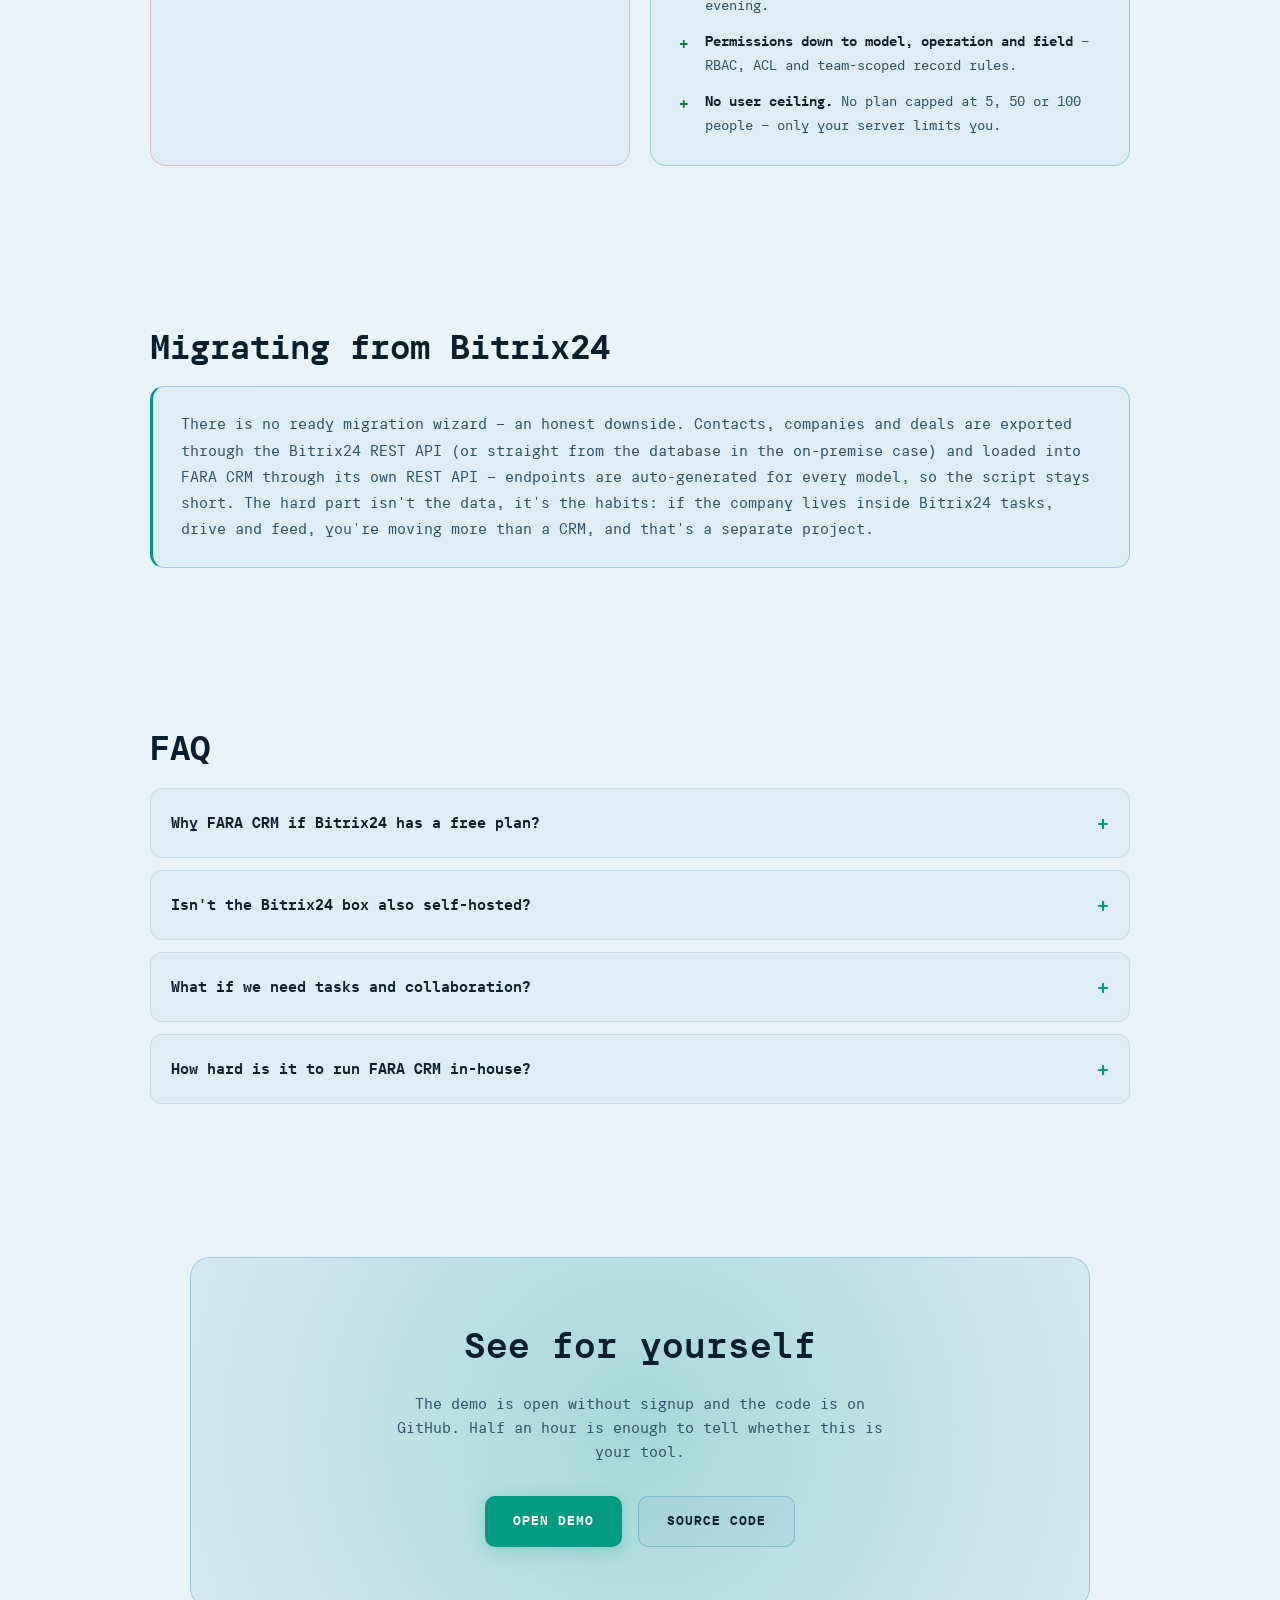
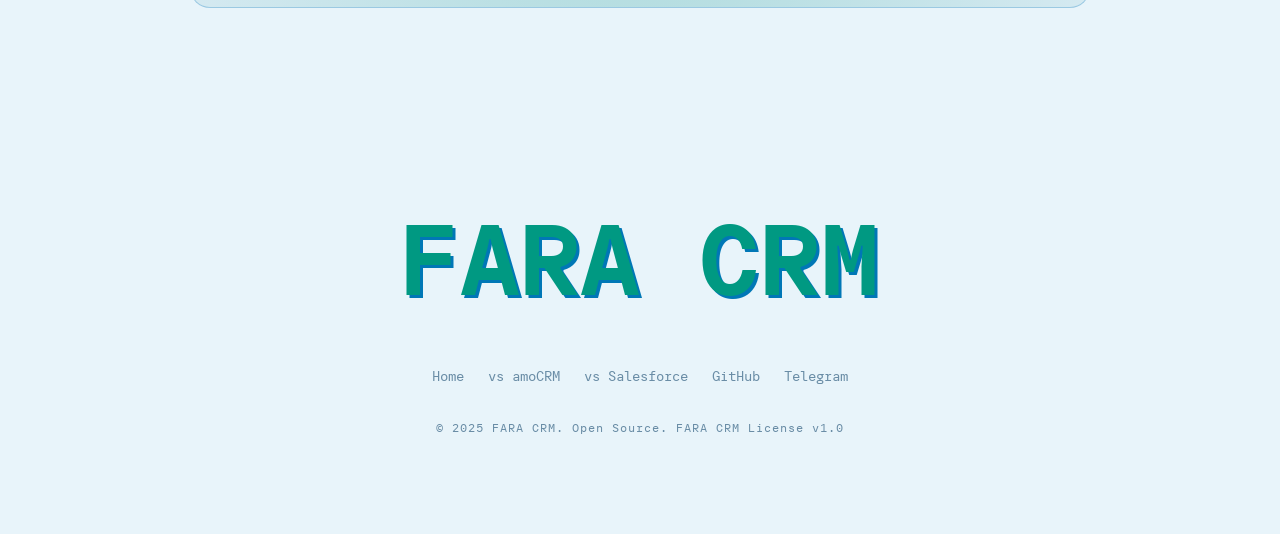
<file: vs/bitrix24/index.html>
<!DOCTYPE html>
<html lang="ru" data-theme="dark" data-lang="ru">
<head>
  <meta charset="UTF-8" />
  <meta name="viewport" content="width=device-width, initial-scale=1.0" />
  <meta name="description" content="FARA CRM или Битрикс24: честное сравнение — узкий быстрый инструмент на FastAPI против корпоративного комбайна. Облако и коробка, цены, доработки, плюсы и минусы." />
  <meta property="og:title" content="FARA CRM vs Битрикс24 — честное сравнение" />
  <meta property="og:description" content="Где FARA CRM выигрывает у Битрикс24, а где Битрикс24 объективно сильнее. Функции, коробка, стоимость владения." />
  <meta property="og:url" content="https://faracrm.com/vs/bitrix24/" />
  <meta property="og:type" content="article" />
  <link rel="canonical" href="https://faracrm.com/vs/bitrix24/" />
  <title>FARA CRM vs Битрикс24 — честное сравнение</title>
  <link rel="icon" href="../../images/favicon.svg" type="image/svg+xml" />
  <script src="../../scripts/vs.js"></script>
  <link rel="stylesheet" href="../../fonts/fonts.css" />
  <link rel="stylesheet" href="../../styles/globals.css" />
  <link rel="stylesheet" href="../../styles/variables.css" />
  <link rel="stylesheet" href="../../styles/style.css" />
  <link rel="stylesheet" href="../../styles/vs.css" />
</head>
<body class="page">

  <!-- NAV -->
  <nav class="topnav">
    <a href="../../" class="topnav__logo">
      <svg viewBox="0 0 64 64" width="32" height="32"><text x="18" y="44" font-family="Arial Black,Impact,sans-serif" font-size="46" font-weight="900" fill="#009982" opacity=".15">F</text><text x="24" y="44" font-family="Arial Black,Impact,sans-serif" font-size="46" font-weight="900" fill="#009982" opacity=".4">F</text><text x="30" y="44" font-family="Arial Black,Impact,sans-serif" font-size="46" font-weight="900" fill="#009982" opacity="1">F</text></svg>
      FARA
    </a>
    <div class="topnav__burger"><span></span><span></span><span></span></div>
    <div class="topnav__links">
      <a href="../../" class="topnav__link" title="FARA CRM">
        <svg viewBox="0 0 24 24" fill="currentColor"><path d="M10 20v-6h4v6h5v-8h3L12 3 2 12h3v8z"/></svg>
        <span data-ru>Главная</span><span data-en>Home</span>
      </a>
      <a href="../amocrm/" class="topnav__link" title="Сравнение с другими CRM">
        <svg viewBox="0 0 24 24" fill="currentColor"><path d="M9.01 14H2v2h7.01v3L13 15l-3.99-4v3zm5.98-1v-3H22V8h-7.01V5L11 9l3.99 4z"/></svg>
        <span data-ru>VS другие CRM</span><span data-en>vs other CRMs</span>
      </a>
      <a href="https://t.me/faracrm" target="_blank" class="topnav__link" title="Telegram">
        <svg viewBox="0 0 24 24" fill="currentColor"><path d="M11.944 0A12 12 0 0 0 0 12a12 12 0 0 0 12 12 12 12 0 0 0 12-12A12 12 0 0 0 12 0a12 12 0 0 0-.056 0zm4.962 7.224c.1-.002.321.023.465.14a.506.506 0 0 1 .171.325c.016.093.036.306.02.472-.18 1.898-.962 6.502-1.36 8.627-.168.9-.499 1.201-.82 1.23-.696.065-1.225-.46-1.9-.902-1.056-.693-1.653-1.124-2.678-1.8-1.185-.78-.417-1.21.258-1.91.177-.184 3.247-2.977 3.307-3.23.007-.032.014-.15-.056-.212s-.174-.041-.249-.024c-.106.024-1.793 1.14-5.061 3.345-.479.33-.913.49-1.302.48-.428-.008-1.252-.241-1.865-.44-.752-.245-1.349-.374-1.297-.789.027-.216.325-.437.893-.663 3.498-1.524 5.83-2.529 6.998-3.014 3.332-1.386 4.025-1.627 4.476-1.635z"/></svg>
        <span>Telegram</span>
      </a>
      <a href="https://rutube.ru/channel/75678685/" target="_blank" class="topnav__link" title="RuTube">
        <svg viewBox="0 0 24 24" fill="currentColor"><path d="M12 0C5.376 0 0 5.376 0 12s5.376 12 12 12 12-5.376 12-12S18.624 0 12 0zm3.6 12.72l-4.8 3.12c-.48.36-1.2 0-1.2-.6V8.76c0-.6.72-.96 1.2-.6l4.8 3.12c.48.36.48 1.08 0 1.44z"/></svg>
        <span>RuTube</span>
      </a>
      <a href="https://github.com/shurshilov/faracrm" target="_blank" class="topnav__link" title="GitHub">
        <svg viewBox="0 0 24 24" fill="currentColor"><path d="M12 .297c-6.63 0-12 5.373-12 12 0 5.303 3.438 9.8 8.205 11.385.6.113.82-.258.82-.577 0-.285-.01-1.04-.015-2.04-3.338.724-4.042-1.61-4.042-1.61C4.422 18.07 3.633 17.7 3.633 17.7c-1.087-.744.084-.729.084-.729 1.205.084 1.838 1.236 1.838 1.236 1.07 1.835 2.809 1.305 3.495.998.108-.776.417-1.305.76-1.605-2.665-.3-5.466-1.332-5.466-5.93 0-1.31.465-2.38 1.235-3.22-.135-.303-.54-1.523.105-3.176 0 0 1.005-.322 3.3 1.23.96-.267 1.98-.399 3-.405 1.02.006 2.04.138 3 .405 2.28-1.552 3.285-1.23 3.285-1.23.645 1.653.24 2.873.12 3.176.765.84 1.23 1.91 1.23 3.22 0 4.61-2.805 5.625-5.475 5.92.42.36.81 1.096.81 2.22 0 1.606-.015 2.896-.015 3.286 0 .315.21.69.825.57C20.565 22.092 24 17.592 24 12.297c0-6.627-5.373-12-12-12"/></svg>
        <span>GitHub</span>
      </a>
      <a href="https://docs.faracrm.com" target="_blank" class="topnav__link" title="Docs">
        <svg viewBox="0 0 24 24" fill="currentColor"><path d="M14 2H6c-1.1 0-1.99.9-1.99 2L4 20c0 1.1.89 2 1.99 2H18c1.1 0 2-.9 2-2V8l-6-6zm2 16H8v-2h8v2zm0-4H8v-2h8v2zm-3-5V3.5L18.5 9H13z"/></svg>
        <span data-ru>Документация</span><span data-en>Docs</span>
      </a>
      <a href="#" class="topnav__link topnav__link--mp" data-soon="скоро" title="Маркетплейс">
        <svg viewBox="0 0 24 24" fill="currentColor"><path d="M18.36 9l.6 3H5.04l.6-3h12.72M20 4H4v2h16V4zm0 3H4l-1 5v2h1v6h10v-6h4v6h2v-6h1v-2l-1-5zM6 18v-4h6v4H6z"/></svg>
        <span data-ru>Маркетплейс</span><span data-en>Marketplace</span>
      </a>
    </div>
    <div class="topnav__right">
      <div class="lang-sw">
        <button class="lang-sw__btn" data-lang-set="ru">RU</button>
        <button class="lang-sw__btn" data-lang-set="en">EN</button>
      </div>
      <div class="theme-toggle" role="button" tabindex="0" aria-label="Theme">
        <div class="theme-toggle__knob">
          <svg class="icon-sun" viewBox="0 0 24 24"><path d="M12 7c-2.76 0-5 2.24-5 5s2.24 5 5 5 5-2.24 5-5-2.24-5-5-5zM2 13h2c.55 0 1-.45 1-1s-.45-1-1-1H2c-.55 0-1 .45-1 1s.45 1 1 1zm18 0h2c.55 0 1-.45 1-1s-.45-1-1-1h-2c-.55 0-1 .45-1 1s.45 1 1 1zM11 2v2c0 .55.45 1 1 1s1-.45 1-1V2c0-.55-.45-1-1-1s-1 .45-1 1zm0 18v2c0 .55.45 1 1 1s1-.45 1-1v-2c0-.55-.45-1-1-1s-1 .45-1 1zM5.99 4.58a.996.996 0 0 0-1.41 0 .996.996 0 0 0 0 1.41l1.06 1.06c.39.39 1.03.39 1.41 0s.39-1.03 0-1.41L5.99 4.58zm12.37 12.37a.996.996 0 0 0-1.41 0 .996.996 0 0 0 0 1.41l1.06 1.06c.39.39 1.03.39 1.41 0a.996.996 0 0 0 0-1.41l-1.06-1.06zm1.06-10.96a.996.996 0 0 0 0-1.41.996.996 0 0 0-1.41 0l-1.06 1.06c-.39.39-.39 1.03 0 1.41s1.03.39 1.41 0l1.06-1.06zM7.05 18.36a.996.996 0 0 0 0-1.41.996.996 0 0 0-1.41 0l-1.06 1.06c-.39.39-.39 1.03 0 1.41s1.03.39 1.41 0l1.06-1.06z"/></svg>
          <svg class="icon-moon" viewBox="0 0 24 24"><path d="M12 3a9 9 0 1 0 9 9c0-.46-.04-.92-.1-1.36a5.389 5.389 0 0 1-4.4 2.26 5.403 5.403 0 0 1-3.14-9.8c-.44-.06-.9-.1-1.36-.1z"/></svg>
        </div>
      </div>
    </div>
  </nav>

  <!-- HERO -->
  <header class="vs-hero">
    <div class="vs-crumbs">
      <a href="../../">FARA CRM</a> / <span data-ru>Сравнение</span><span data-en>Comparison</span> / <span data-ru>Битрикс24</span><span data-en>Bitrix24</span>
    </div>
    <h1 class="vs-hero__title"><b>FARA CRM</b> vs <span data-ru>Битрикс24</span><span data-en>Bitrix24</span></h1>
    <p class="vs-hero__sub" data-ru>FARA CRM — современная CRM на вашем сервере: продажи, чат с мессенджерами, телефония и задачи, открытый код и бесплатное ядро без платы за пользователей. Битрикс24 — корпоративный портал по подписке. Сравниваем по делу: где выигрывает архитектура и цена, а где — размер экосистемы.</p>
    <p class="vs-hero__sub" data-en>FARA CRM is a modern CRM on your own server: sales, a messenger inbox, telephony and tasks, with open code and a free core and no per-user fees. Bitrix24 is a corporate portal sold by subscription. A factual comparison: where architecture and price win, and where ecosystem size does.</p>
    <div class="vs-switch">
      <a href="../amocrm/" class="vs-switch__item">vs amoCRM</a>
      <a href="./" class="vs-switch__item active"><span data-ru>vs Битрикс24</span><span data-en>vs Bitrix24</span></a>
      <a href="../salesforce/" class="vs-switch__item">vs Salesforce</a>
    </div>
  </header>

  <main>
    <!-- MONEY -->
    <section class="vs-sec reveal">
      <h2 class="vs-sec__title" data-ru>Деньги: как считать честно</h2>
      <h2 class="vs-sec__title" data-en>Money: an honest calculation</h2>
      <p class="vs-sec__desc" data-ru>У FARA CRM модель одна и простая: лицензия бесплатна при любом числе пользователей, а система работает на вашем сервере. У Битрикс24 — подписка пакетом с потолком по числу сотрудников или разовая покупка коробки с ежегодным продлением.</p>
      <p class="vs-sec__desc" data-en>FARA CRM has one simple model: the licence is free for any number of users and the system runs on your own server. Bitrix24 means a package subscription capped by headcount, or a one-off on-premise purchase with an annual renewal.</p>
      <div class="vs-tablewrap">
        <table class="vs-table">
          <thead>
            <tr>
              <th><span data-ru>Команда</span><span data-en>Team size</span></th>
              <th><span data-ru>FARA CRM — за год</span><span data-en>FARA CRM — per year</span></th>
              <th><span data-ru>Битрикс24 — за год</span><span data-en>Bitrix24 — per year</span></th>
            </tr>
          </thead>
          <tbody>
            <tr>
              <th><span data-ru>5 человек</span><span data-en>5 people</span></th>
              <td><span data-ru><b>0 ₽</b> — лицензия бесплатна, система работает на вашем сервере</span><span data-en><b>0 ₽</b> — the licence is free and the system runs on your own server</span></td>
              <td><span data-ru>Бесплатный тариф с лимитами или ~25 000–30 000 ₽ за Базовый</span><span data-en>The limited free plan, or ≈ 25,000–30,000 ₽ for the entry plan</span></td>
            </tr>
            <tr>
              <th><span data-ru>50 человек</span><span data-en>50 people</span></th>
              <td><span data-ru><b>0 ₽</b> — цена не меняется: платы за пользователей нет</span><span data-en><b>0 ₽</b> — the price doesn't change: there is no per-user fee</span></td>
              <td><span data-ru>~70 000–85 000 ₽ за тариф целиком</span><span data-en>≈ 70,000–85,000 ₽ for the whole plan</span></td>
            </tr>
            <tr>
              <th><span data-ru>100 человек</span><span data-en>100 people</span></th>
              <td><span data-ru><b>0 ₽</b> — сотый пользователь стоит столько же, сколько первый</span><span data-en><b>0 ₽</b> — the hundredth user costs the same as the first</span></td>
              <td><span data-ru>~135 000–170 000 ₽ за тариф целиком</span><span data-en>≈ 135,000–170,000 ₽ for the whole plan</span></td>
            </tr>
            <tr>
              <th><span data-ru>Больше 100</span><span data-en>More than 100</span></th>
              <td><span class="vs-mark vs-mark--y">✓</span><span data-ru>Столько же: потолка по числу пользователей нет, лицензия по-прежнему 0 ₽</span><span data-en>The same: no user cap, and the licence is still free</span></td>
              <td><span data-ru>Старшие тарифы или коробка: разовая лицензия на фиксированное число пользователей + платное продление каждый год</span><span data-en>Higher plans or the on-premise edition: a one-off licence for a fixed user count plus a paid renewal every year</span></td>
            </tr>
          </tbody>
        </table>
      </div>
      <div class="vs-callout" style="margin-top:24px">
        <span data-ru><b>Главное отличие — в модели.</b> В Битрикс24 вы платите за тариф и упираетесь в потолок: 5, 50, 100 пользователей — дальше следующий пакет. В FARA CRM лицензия бесплатна при любом размере команды, а система работает на вашем сервере — если он в компании уже есть, платить за неё не нужно вообще. Оговорка одна, и честная: за своим сервером нужен человек — хотя бы на несколько часов в месяц.</span>
        <span data-en><b>The difference is the model.</b> With Bitrix24 you pay per plan and hit a ceiling: 5, 50, 100 users — then the next package. With FARA CRM the licence is free at any team size and the system runs on your own server — if the company already has one, there is nothing to pay for at all. One honest caveat: your own server needs a person — at least a few hours a month.</span>
      </div>
      <div class="vs-note">
        <span data-ru>Цены Битрикс24 — ориентир по открытым данным на 3 сентября 2026 года: тариф оплачивается пакетом на компанию с потолком пользователей (Базовый — 5, Стандартный — 50, Профессиональный — 100), при оплате за год действует скидка. Коробочная версия покупается разово на фиксированное число пользователей, продление обновлений платное — льготное составляет 30% от стоимости лицензии. Актуальные цены: <a href="https://www.bitrix24.ru/prices/" target="_blank" rel="noopener">облако</a> и <a href="https://www.bitrix24.ru/prices/self-hosted.php" target="_blank" rel="noopener">коробка</a>. FARA CRM ставится на ваше оборудование — офисный сервер, мини-ПК или ту же машину, где работает 1С. Если оно уже есть, расходов на инфраструктуру нет вообще: остаётся только время администратора.</span>
        <span data-en>Bitrix24 prices are a reference point based on public data as of 3 September 2026: plans are billed per company with a user cap (entry — 5, standard — 50, professional — 100), with a discount for annual payment. The on-premise edition is a one-off purchase for a fixed user count, and update renewal is paid — the discounted rate is 30% of the licence price. Current prices: <a href="https://www.bitrix24.ru/prices/" target="_blank" rel="noopener">cloud</a> and <a href="https://www.bitrix24.ru/prices/self-hosted.php" target="_blank" rel="noopener">on-premise</a>. FARA CRM installs on your own hardware — an office server, a mini PC, or the same machine that runs your back office. If you already have one, there are no infrastructure costs at all: only admin time remains.</span>
      </div>
    </section>

    <!-- VERDICT -->
    <section class="vs-sec reveal">
      <h2 class="vs-sec__title" data-ru>Коротко: что выбрать</h2>
      <h2 class="vs-sec__title" data-en>Short answer: which one to pick</h2>
      <p class="vs-sec__desc" data-ru>Битрикс24 — готовый портал, за который платят подпиской и живут по его правилам. FARA CRM целиком принадлежит вам: бесплатное ядро, открытый код и система, которая растёт под ваши процессы, а не наоборот.</p>
      <p class="vs-sec__desc" data-en>Bitrix24 is a finished portal you pay a subscription for and live by its rules. FARA CRM belongs to you entirely: a free core, open code, and a system that grows around your processes rather than the other way round.</p>
      <div class="vs-grid2">
        <div class="vs-card vs-card--good">
          <div class="vs-card__h">
            <span class="vs-card__tag">FARA CRM</span>
            <span data-ru>Берите FARA, если…</span><span data-en>Choose FARA if…</span>
          </div>
          <ul class="vs-list vs-list--plus">
            <li><span data-ru>Ядро <b>бесплатно и без платы за пользователей</b> — стоимость не растёт вместе с командой и не упирается в потолок тарифа.</span><span data-en>The core is <b>free with no per-user fee</b> — cost doesn't grow with the team and never hits a plan ceiling.</span></li>
            <li><span data-ru>Данные и код <b>у вас</b>: свой сервер, прямой доступ к PostgreSQL, никакой подписки и никакого vendor lock-in.</span><span data-en>Data and code are <b>yours</b>: your server, direct PostgreSQL access, no subscription and no vendor lock-in.</span></li>
            <li><span data-ru>Систему можно <b>развивать под свои процессы</b>: свои поля, своя логика, интеграции с 1С и внутренними системами — без ограничений чужой платформы.</span><span data-en>The system <b>grows around your processes</b>: custom fields, custom logic, integrations with 1C and internal systems — with no third-party platform limits.</span></li>
            <li><span data-ru>Нужна <b>быстрая CRM с чатом и телефонией из коробки</b> — без разделов, за которые платите, но не пользуетесь.</span><span data-en>You want <b>a fast CRM with chat and telephony out of the box</b> — without paying for sections you never open.</span></li>
          </ul>
        </div>
        <div class="vs-card">
          <div class="vs-card__h">
            <span class="vs-card__tag" style="color:var(--tx3);border:1px solid var(--bd2)"><span data-ru>Битрикс24</span><span data-en>Bitrix24</span></span>
            <span data-ru>Берите Битрикс24, если…</span><span data-en>Choose Bitrix24 if…</span>
          </div>
          <ul class="vs-list vs-list--dot">
            <li><span data-ru>Нужна не CRM, а <b>внутренний портал компании</b>: оргструктура, отпуска, документооборот.</span><span data-en>You need not a CRM but <b>a company intranet</b>: org chart, time off, document flow.</span></li>
            <li><span data-ru>Нужен <b>подрядчик с сертификатом</b> в вашем городе и техподдержка вендора по договору.</span><span data-en>You want <b>a certified partner</b> in your city and contractual vendor support.</span></li>
            <li><span data-ru>Хочется начать прямо сейчас на <b>бесплатном облачном тарифе</b> и мириться с его лимитами.</span><span data-en>You want to start right now on the <b>free cloud plan</b> and live with its limits.</span></li>
          </ul>
        </div>
      </div>
    </section>

    <!-- TABLE -->
    <section class="vs-sec reveal">
      <h2 class="vs-sec__title" data-ru>Построчное сравнение</h2>
      <h2 class="vs-sec__title" data-en>Side-by-side</h2>
      <div class="vs-tablewrap">
        <table class="vs-table">
          <thead>
            <tr>
              <th><span data-ru>Параметр</span><span data-en>Criterion</span></th>
              <th>FARA CRM</th>
              <th><span data-ru>Битрикс24</span><span data-en>Bitrix24</span></th>
            </tr>
          </thead>
          <tbody>
            <tr>
              <th><span data-ru>Модель поставки</span><span data-en>Delivery model</span></th>
              <td><span class="vs-mark vs-mark--y">✓</span><span data-ru>Self-hosted из коробки и бесплатно: Docker на вашем сервере</span><span data-en>Self-hosted out of the box and free: Docker on your server</span></td>
              <td><span class="vs-mark vs-mark--p">±</span><span data-ru>Облако по подписке; свой сервер — только в отдельной платной коробочной редакции</span><span data-en>Cloud by subscription; your own server only via a separate paid on-premise edition</span></td>
            </tr>
            <tr>
              <th><span data-ru>Исходный код</span><span data-en>Source code</span></th>
              <td><span class="vs-mark vs-mark--y">✓</span><span data-ru>Открыт на GitHub, доступен до покупки. Лицензия source-available (не OSI)</span><span data-en>Public on GitHub, readable before you commit. Source-available licence (not OSI)</span></td>
              <td><span class="vs-mark vs-mark--p">±</span><span data-ru>PHP-исходники есть в коробке, но лицензия платная, а правка ядра ломает обновления</span><span data-en>PHP sources ship with the box, but the licence is paid and editing the core breaks updates</span></td>
            </tr>
            <tr>
              <th><span data-ru>Цена ядра</span><span data-en>Core price</span></th>
              <td><span class="vs-mark vs-mark--y">✓</span><span data-ru>0 ₽ навсегда, без платы за пользователей и без ограничений по их числу</span><span data-en>Free forever, no per-user fee and no cap on the number of users</span></td>
              <td><span class="vs-mark vs-mark--p">±</span><span data-ru>Бесплатный облачный тариф с лимитами; платные — пакетом на компанию с потолком пользователей; коробка — разовая покупка + платное продление</span><span data-en>A free cloud plan with limits; paid plans are per-company with a user cap; the box is a one-off purchase plus paid renewal</span></td>
            </tr>
            <tr>
              <th><span data-ru>Состав</span><span data-en>What's included</span></th>
              <td><span class="vs-mark vs-mark--p">±</span><span data-ru>Всё для продаж — в бесплатном ядре: лиды, сделки, товары, договоры, задачи, активности, чат с мессенджерами, телефония, отчёты DOCX/PDF, файлы, права</span><span data-en>Everything for sales in the free core: leads, deals, products, contracts, tasks, activities, messenger chat, telephony, DOCX/PDF reports, files, permissions</span></td>
              <td><span class="vs-mark vs-mark--y">✓</span><span data-ru>Шире: плюс портал, диск, конструктор сайтов, HR и документооборот — часть модулей открывается только на старших тарифах</span><span data-en>Broader: plus a portal, drive, site builder, HR and document flow — some modules unlock only on higher plans</span></td>
            </tr>
            <tr>
              <th><span data-ru>Стек и ресурсы</span><span data-en>Stack and resources</span></th>
              <td><span class="vs-mark vs-mark--y">✓</span><span data-ru>Python 3.12 + FastAPI + asyncpg, async на всём пути. Спокойно живёт на скромном VPS</span><span data-en>Python 3.12 + FastAPI + asyncpg, async end to end. Runs comfortably on a modest VPS</span></td>
              <td><span data-ru>PHP-монолит с большой историей: коробка требовательна к железу и тюнингу</span><span data-en>A PHP monolith with a long history: the box is demanding on hardware and tuning</span></td>
            </tr>
            <tr>
              <th><span data-ru>Порог входа для сотрудника</span><span data-en>Learning curve</span></th>
              <td><span class="vs-mark vs-mark--y">✓</span><span data-ru>Немного разделов, интерфейс на Mantine, нечего искать</span><span data-en>Few sections, a clean Mantine UI, little to hunt for</span></td>
              <td><span data-ru>Много всего сразу — сотрудников чаще всего нужно обучать</span><span data-en>A lot at once — staff usually need training</span></td>
            </tr>
            <tr>
              <th><span data-ru>Доработка под себя</span><span data-en>Customisation</span></th>
              <td><span class="vs-mark vs-mark--y">✓</span><span data-ru>Меняется любой код; расширения через @extend не форкают ядро и переживают обновления</span><span data-en>Any code can change; @extend extensions don't fork the core and survive updates</span></td>
              <td><span class="vs-mark vs-mark--p">±</span><span data-ru>Свой фреймворк, события и REST; правки ядра «на свой страх и риск»</span><span data-en>Its own framework, events and REST; core edits are at your own risk</span></td>
            </tr>
            <tr>
              <th>API</th>
              <td><span class="vs-mark vs-mark--y">✓</span><span data-ru>REST и OpenAPI генерируются автоматически для всех моделей</span><span data-en>REST and OpenAPI auto-generated for every model</span></td>
              <td><span class="vs-mark vs-mark--y">✓</span><span data-ru>Большой REST API и вебхуки, с лимитами частоты запросов</span><span data-en>A large REST API and webhooks, with rate limits</span></td>
            </tr>
            <tr>
              <th><span data-ru>Мессенджеры</span><span data-en>Messengers</span></th>
              <td><span class="vs-mark vs-mark--y">✓</span><span data-ru>Telegram, WhatsApp, Avito, VK, MAX, почта — в одном чате с историей на записи, без доплат и лимитов</span><span data-en>Telegram, WhatsApp, Avito, VK, MAX and email — one inbox with history on the record, no surcharges or limits</span></td>
              <td><span class="vs-mark vs-mark--p">±</span><span data-ru>Открытые линии со всеми популярными каналами; их количество зависит от тарифа</span><span data-en>Open channels for all popular messengers; how many you get depends on the plan</span></td>
            </tr>
            <tr>
              <th><span data-ru>Телефония</span><span data-en>Telephony</span></th>
              <td><span class="vs-mark vs-mark--y">✓</span><span data-ru>Asterisk, Sipuni, МегаФон + SIP-софтфон прямо в браузере, звонки и записи в карточке — в бесплатном ядре</span><span data-en>Asterisk, Sipuni, Megafon + a SIP softphone in the browser, calls and recordings on the record — in the free core</span></td>
              <td><span class="vs-mark vs-mark--p">±</span><span data-ru>Своя телефония и внешние интеграции, но номера и минуты оплачиваются отдельно</span><span data-en>Built-in telephony and external integrations, but numbers and minutes are billed separately</span></td>
            </tr>
            <tr>
              <th><span data-ru>Бизнес-процессы</span><span data-en>Business processes</span></th>
              <td><span class="vs-mark vs-mark--n">—</span><span data-ru>Стадии, cron и код на Python. Визуального дизайнера нет</span><span data-en>Stages, cron and Python code. No visual designer</span></td>
              <td><span class="vs-mark vs-mark--y">✓</span><span data-ru>Визуальный конструктор БП, роботы и триггеры настраиваются без кода — полный набор доступен на старших тарифах</span><span data-en>Visual BPM designer, robots and triggers configured without code — the full set is available on higher plans</span></td>
            </tr>
            <tr>
              <th><span data-ru>Аналитика</span><span data-en>Analytics</span></th>
              <td><span class="vs-mark vs-mark--n">—</span><span data-ru>Списки, фильтры, сохранённые представления и отчёты DOCX/PDF. BI-дашбордов нет — данные забираются из PostgreSQL любым BI-инструментом</span><span data-en>Lists, filters, saved views and DOCX/PDF reports. No BI dashboards — pull the data from PostgreSQL into any BI tool</span></td>
              <td><span class="vs-mark vs-mark--y">✓</span><span data-ru>Встроенная BI-аналитика и готовые дашборды; в коробочной версии её возможности ограничены</span><span data-en>Built-in BI analytics and ready dashboards; in the on-premise edition its capabilities are limited</span></td>
            </tr>
            <tr>
              <th><span data-ru>Мобильные приложения</span><span data-en>Mobile apps</span></th>
              <td><span class="vs-mark vs-mark--p">±</span><span data-ru>PWA: устанавливается из браузера, есть push. Нативных приложений нет</span><span data-en>PWA: installable from the browser, push included. No native apps</span></td>
              <td><span class="vs-mark vs-mark--y">✓</span><span data-ru>Нативные приложения iOS и Android</span><span data-en>Native iOS and Android apps</span></td>
            </tr>
            <tr>
              <th><span data-ru>Экосистема</span><span data-en>Ecosystem</span></th>
              <td><span class="vs-mark vs-mark--n">—</span><span data-ru>Маркетплейс в планах, партнёрской сети пока нет</span><span data-en>Marketplace planned, no partner network yet</span></td>
              <td><span class="vs-mark vs-mark--y">✓</span><span data-ru>Тысячи приложений и большая сеть внедренцев; большинство приложений — за отдельную подписку</span><span data-en>Thousands of apps and a large network of integrators; most apps carry their own subscription</span></td>
            </tr>
            <tr>
              <th><span data-ru>Обновления</span><span data-en>Updates</span></th>
              <td><span class="vs-mark vs-mark--y">✓</span><span data-ru>git pull и пересборка контейнеров — денег не стоит</span><span data-en>git pull and rebuild the containers — costs nothing</span></td>
              <td><span data-ru>В облаке включены в тариф; в коробке продление лицензии платное</span><span data-en>Included in cloud plans; in the box, licence renewal is paid</span></td>
            </tr>
          </tbody>
        </table>
      </div>
    </section>

    <!-- HONEST CONS -->
    <section class="vs-sec reveal">
      <h2 class="vs-sec__title" data-ru>Честные минусы FARA CRM</h2>
      <h2 class="vs-sec__title" data-en>Honest downsides of FARA CRM</h2>
      <p class="vs-sec__desc" data-ru>Есть сценарии, где Битрикс24 подойдёт лучше. Говорим о них прямо, чтобы вы не разочаровались после внедрения.</p>
      <p class="vs-sec__desc" data-en>There are scenarios where Bitrix24 is the better fit. We say so plainly, so there are no surprises after the rollout.</p>
      <div class="vs-grid2">
        <div class="vs-card vs-card--bad">
          <div class="vs-card__h">
            <span class="vs-card__tag" data-ru>минусы</span><span class="vs-card__tag" data-en>cons</span>
            <span data-ru>Чего в FARA CRM нет</span><span data-en>What FARA CRM lacks</span>
          </div>
          <ul class="vs-list vs-list--minus">
            <li><span data-ru><b>Это не портал.</b> Нет оргструктуры, ленты новостей, отпусков, документооборота, конструктора сайтов и интернет-магазинов.</span><span data-en><b>It is not a portal.</b> No org chart, news feed, time-off tracking, document flow, website or online-shop builder.</span></li>
            <li><span data-ru><b>Нет BI-дашбордов и сквозной аналитики</b> из коробки.</span><span data-en><b>No BI dashboards or attribution analytics</b> out of the box. </span></li>
            <li><span data-ru><b>Нет облачного варианта.</b> Сервер, бэкапы, SSL и мониторинг — ваша зона ответственности; у Битрикс24 можно просто зарегистрироваться.</span><span data-en><b>No cloud option.</b> Server, backups, SSL and monitoring are your responsibility; with Bitrix24 you can simply sign up.</span></li>
          </ul>
        </div>
        <div class="vs-card vs-card--good">
          <div class="vs-card__h">
            <span class="vs-card__tag" data-ru>плюсы</span><span class="vs-card__tag" data-en>pros</span>
            <span data-ru>Что FARA CRM делает лучше</span><span data-en>What FARA CRM does better</span>
          </div>
          <ul class="vs-list vs-list--plus">
            <li><span data-ru><b>Ничего лишнего.</b> Продажи, чат и телефония без десятка неиспользуемых разделов — сотрудников почти не нужно обучать.</span><span data-en><b>Nothing extra.</b> Sales, chat and telephony without a dozen unused sections — staff barely need training.</span></li>
            <li><span data-ru><b>Лёгкость.</b> FastAPI + asyncpg вместо PHP-монолита: система работает на скромном сервере и не требует отдельного тюнинга под нагрузку.</span><span data-en><b>Lightness.</b> FastAPI + asyncpg instead of a PHP monolith: it runs on a modest server and needs no special tuning.</span></li>
            <li><span data-ru><b>Своя коробка бесплатно.</b> Self-hosted у Битрикс24 — платная редакция с ежегодным продлением; здесь это состояние по умолчанию.</span><span data-en><b>Self-hosting for free.</b> With Bitrix24 on-premise is a paid edition with annual renewal; here it is simply the default.</span></li>
            <li><span data-ru><b>Доработка без страха обновлений.</b> Декоратор @extend позволяет менять поведение моделей, не трогая ядро.</span><span data-en><b>Customise without fearing updates.</b> The @extend decorator changes model behaviour without touching the core.</span></li>
            <li><span data-ru><b>Auto CRUD.</b> Добавили модель — сразу получили REST-эндпоинты, схемы и права; интеграция с 1С или самописной системой пишется за вечер.</span><span data-en><b>Auto CRUD.</b> Add a model and you instantly get REST endpoints, schemas and permissions; an integration with your back office takes an evening.</span></li>
            <li><span data-ru><b>Права до уровня модели, операции и поля</b> — RBAC, ACL и record rules по командам.</span><span data-en><b>Permissions down to model, operation and field</b> — RBAC, ACL and team-scoped record rules.</span></li>
            <li><span data-ru><b>Нет потолка по пользователям.</b> Тариф не упирается в 5, 50 или 100 человек — ограничение только в сервере.</span><span data-en><b>No user ceiling.</b> No plan capped at 5, 50 or 100 people — only your server limits you.</span></li>
          </ul>
        </div>
      </div>
    </section>

    <!-- MIGRATION -->
    <section class="vs-sec reveal">
      <h2 class="vs-sec__title" data-ru>Переход с Битрикс24</h2>
      <h2 class="vs-sec__title" data-en>Migrating from Bitrix24</h2>
      <div class="vs-callout">
        <span data-ru>Готового мастера миграции нет — это честный минус. Контакты, компании и сделки выгружаются через REST API Битрикс24 (или напрямую из базы в случае коробки) и загружаются в FARA CRM её же REST API — эндпоинты генерируются для всех моделей автоматически, поэтому скрипт получается коротким. Сложное в переезде — не данные, а привычки: если компания живёт в задачах, диске и ленте Битрикс24, переносить придётся не только CRM, и это отдельный проект.</span>
        <span data-en>There is no ready migration wizard — an honest downside. Contacts, companies and deals are exported through the Bitrix24 REST API (or straight from the database in the on-premise case) and loaded into FARA CRM through its own REST API — endpoints are auto-generated for every model, so the script stays short. The hard part isn't the data, it's the habits: if the company lives inside Bitrix24 tasks, drive and feed, you're moving more than a CRM, and that's a separate project.</span>
      </div>
    </section>

    <!-- FAQ -->
    <section class="vs-sec reveal">
      <h2 class="vs-sec__title">FAQ</h2>
      <div class="vs-faq">
        <details>
          <summary><span data-ru>Зачем FARA CRM, если у Битрикс24 есть бесплатный тариф?</span><span data-en>Why FARA CRM if Bitrix24 has a free plan?</span></summary>
          <div class="vs-faq__a">
            <span data-ru>Если бесплатного тарифа хватает — берите его, это честный ответ. FARA CRM нужна там, где важны собственный сервер, отсутствие потолка по пользователям и возможность менять код системы под свои процессы, а не подстраивать процессы под чужой продукт.</span>
            <span data-en>If the free plan is enough, use it — that's the honest answer. FARA CRM matters when you need your own server, no user ceiling, and the ability to change the system's code to fit your processes instead of bending processes around someone else's product.</span>
          </div>
        </details>
        <details>
          <summary><span data-ru>Коробка Битрикс24 — это ведь тоже свой сервер?</span><span data-en>Isn't the Bitrix24 box also self-hosted?</span></summary>
          <div class="vs-faq__a">
            <span data-ru>Да, и это главное сходство. Разница в деньгах и в свободе: коробка покупается на фиксированное число пользователей, обновления продлеваются за деньги, а правки ядра осложняют апдейты. FARA CRM бесплатна, число пользователей не ограничено, а расширять поведение моделей можно декоратором @extend, не трогая исходники ядра.</span>
            <span data-en>Yes, and that's the main similarity. The difference is money and freedom: the box is bought for a fixed number of users, updates are renewed for a fee, and core edits complicate upgrades. FARA CRM is free, the user count is unlimited, and model behaviour is extended with the @extend decorator without touching core sources.</span>
          </div>
        </details>
        <details>
          <summary><span data-ru>А если нам нужны задачи и совместная работа?</span><span data-en>What if we need tasks and collaboration?</span></summary>
          <div class="vs-faq__a">
            <span data-ru>Проекты, задачи со стадиями, тегами и kanban-доской в FARA CRM есть, как и внутренний чат с каналами и активности с напоминаниями. Чего нет — ленты новостей, оргструктуры, учёта отпусков и документооборота. Если компании нужен полноценный интранет, Битрикс24 честно закрывает это лучше.</span>
            <span data-en>FARA CRM does have projects, tasks with stages, tags and a kanban board, an internal chat with channels, and activities with reminders. What it lacks is a news feed, org chart, time-off tracking and document flow. If the company needs a full intranet, Bitrix24 honestly does that better.</span>
          </div>
        </details>
        <details>
          <summary><span data-ru>Насколько сложно поддерживать FARA CRM своими силами?</span><span data-en>How hard is it to run FARA CRM in-house?</span></summary>
          <div class="vs-faq__a">
            <span data-ru>Запуск — docker compose up, дальше домен, SSL и бэкапы PostgreSQL. Обслуживание похоже на любой другой self-hosted сервис: обновления, мониторинг, восстановление после сбоя. Если в компании нет ни админа, ни подрядчика на подхвате — это довод в пользу облака, а не FARA CRM.</span>
            <span data-en>Launching is docker compose up, then a domain, SSL and PostgreSQL backups. Maintenance looks like any other self-hosted service: updates, monitoring, disaster recovery. If there's no admin and no contractor on call, that's an argument for the cloud, not for FARA CRM.</span>
          </div>
        </details>
      </div>
    </section>

    <!-- CTA -->
    <section class="vs-sec reveal">
      <div class="cta">
        <h2 class="cta__title" data-ru>Посмотрите сами</h2><h2 class="cta__title" data-en>See for yourself</h2>
        <p class="cta__text" data-ru>Демо открыто без регистрации, код — на GitHub. Полчаса хватит, чтобы понять, ваш это инструмент или нет.</p>
        <p class="cta__text" data-en>The demo is open without signup and the code is on GitHub. Half an hour is enough to tell whether this is your tool.</p>
        <div style="display:flex;gap:16px;justify-content:center;flex-wrap:wrap">
          <a href="https://demo.faracrm.com" class="btn btn--primary" target="_blank"><span data-ru>Открыть демо</span><span data-en>Open demo</span></a>
          <a href="https://github.com/shurshilov/faracrm" class="btn btn--ghost" target="_blank"><span data-ru>Исходный код</span><span data-en>Source code</span></a>
        </div>
      </div>
    </section>
  </main>

  <!-- FOOTER -->
  <footer class="footer">
    <div class="footer__content">
      <h2 class="footer__title">FARA CRM</h2>
      <div class="footer__links">
        <a href="../../" class="footer__link"><span data-ru>Главная</span><span data-en>Home</span></a>
        <a href="../amocrm/" class="footer__link">vs amoCRM</a>
        <a href="../salesforce/" class="footer__link">vs Salesforce</a>
        <a href="https://github.com/shurshilov/faracrm" class="footer__link" target="_blank">GitHub</a>
        <a href="https://t.me/faracrm" class="footer__link" target="_blank">Telegram</a>
      </div>
      <p class="footer__copy">© 2025 FARA CRM. Open Source. FARA CRM License v1.0</p>
    </div>
  </footer>

</body>
</html>
</file>
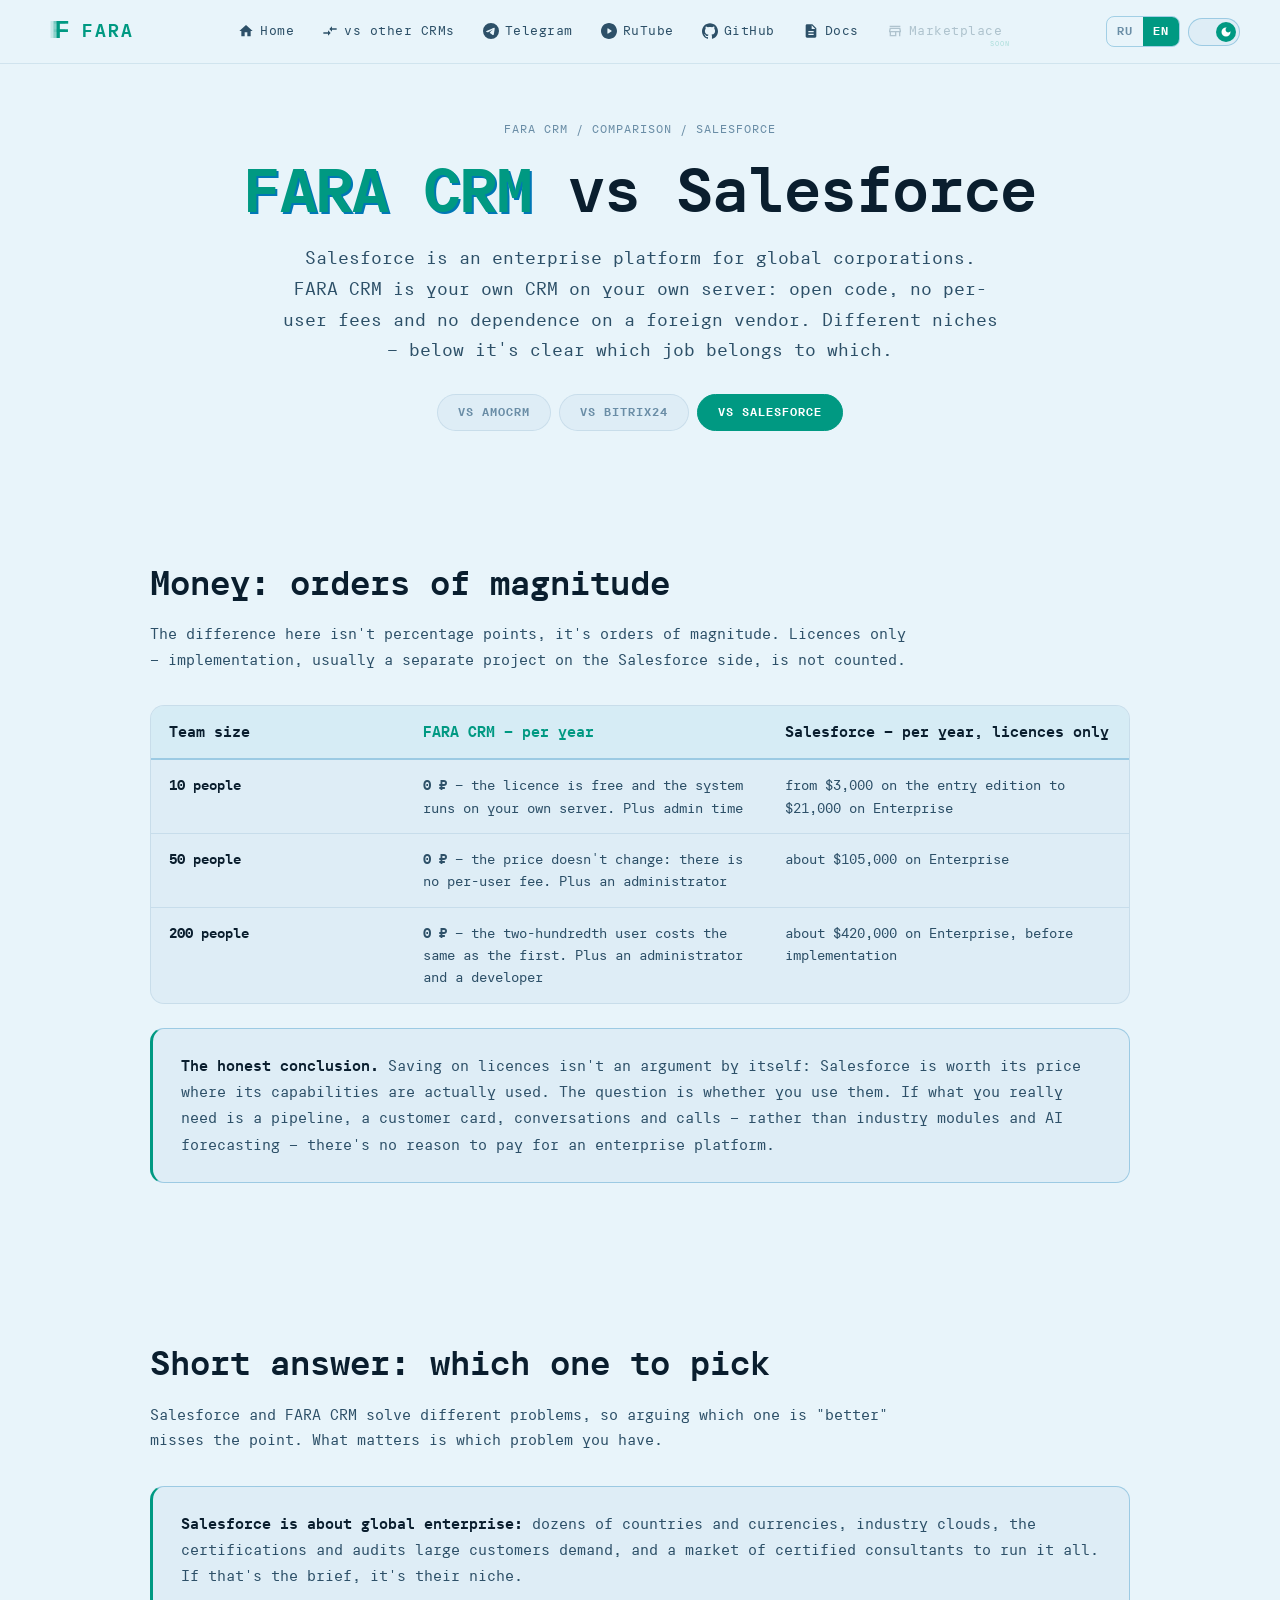
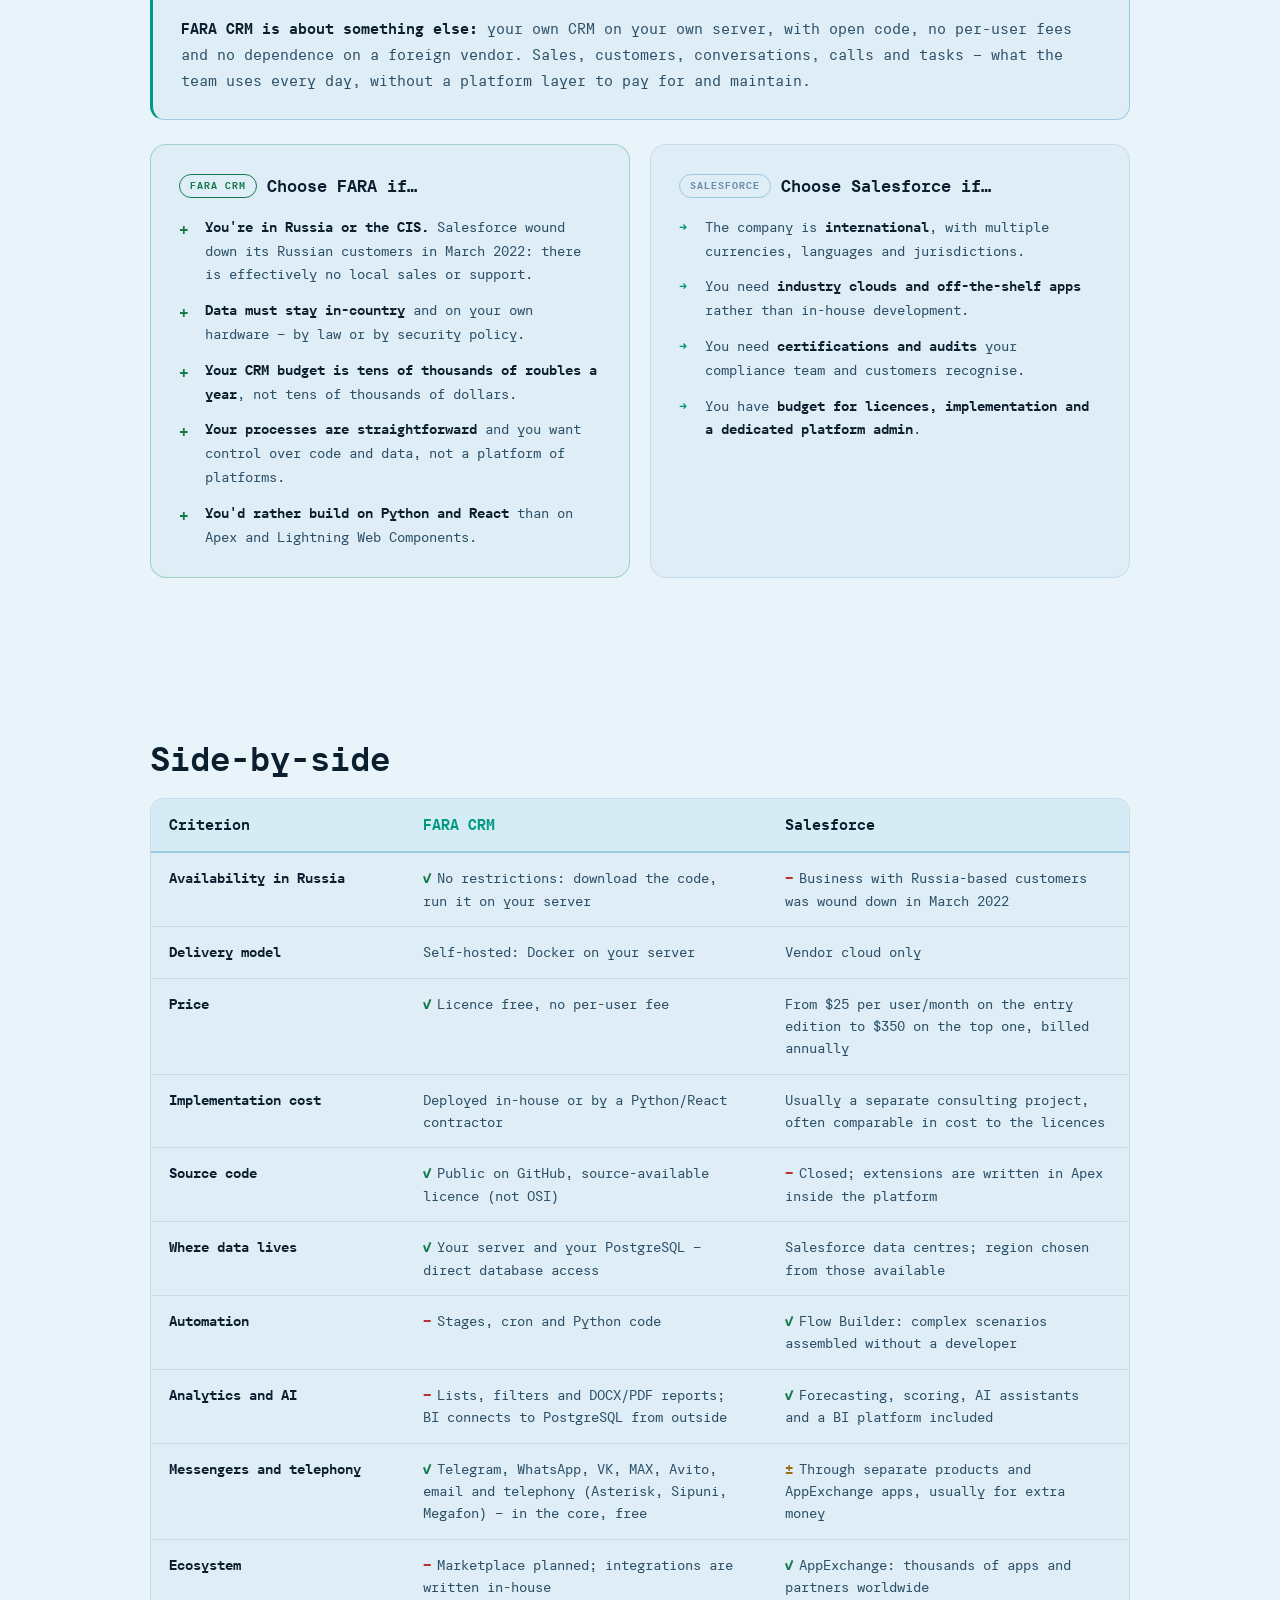
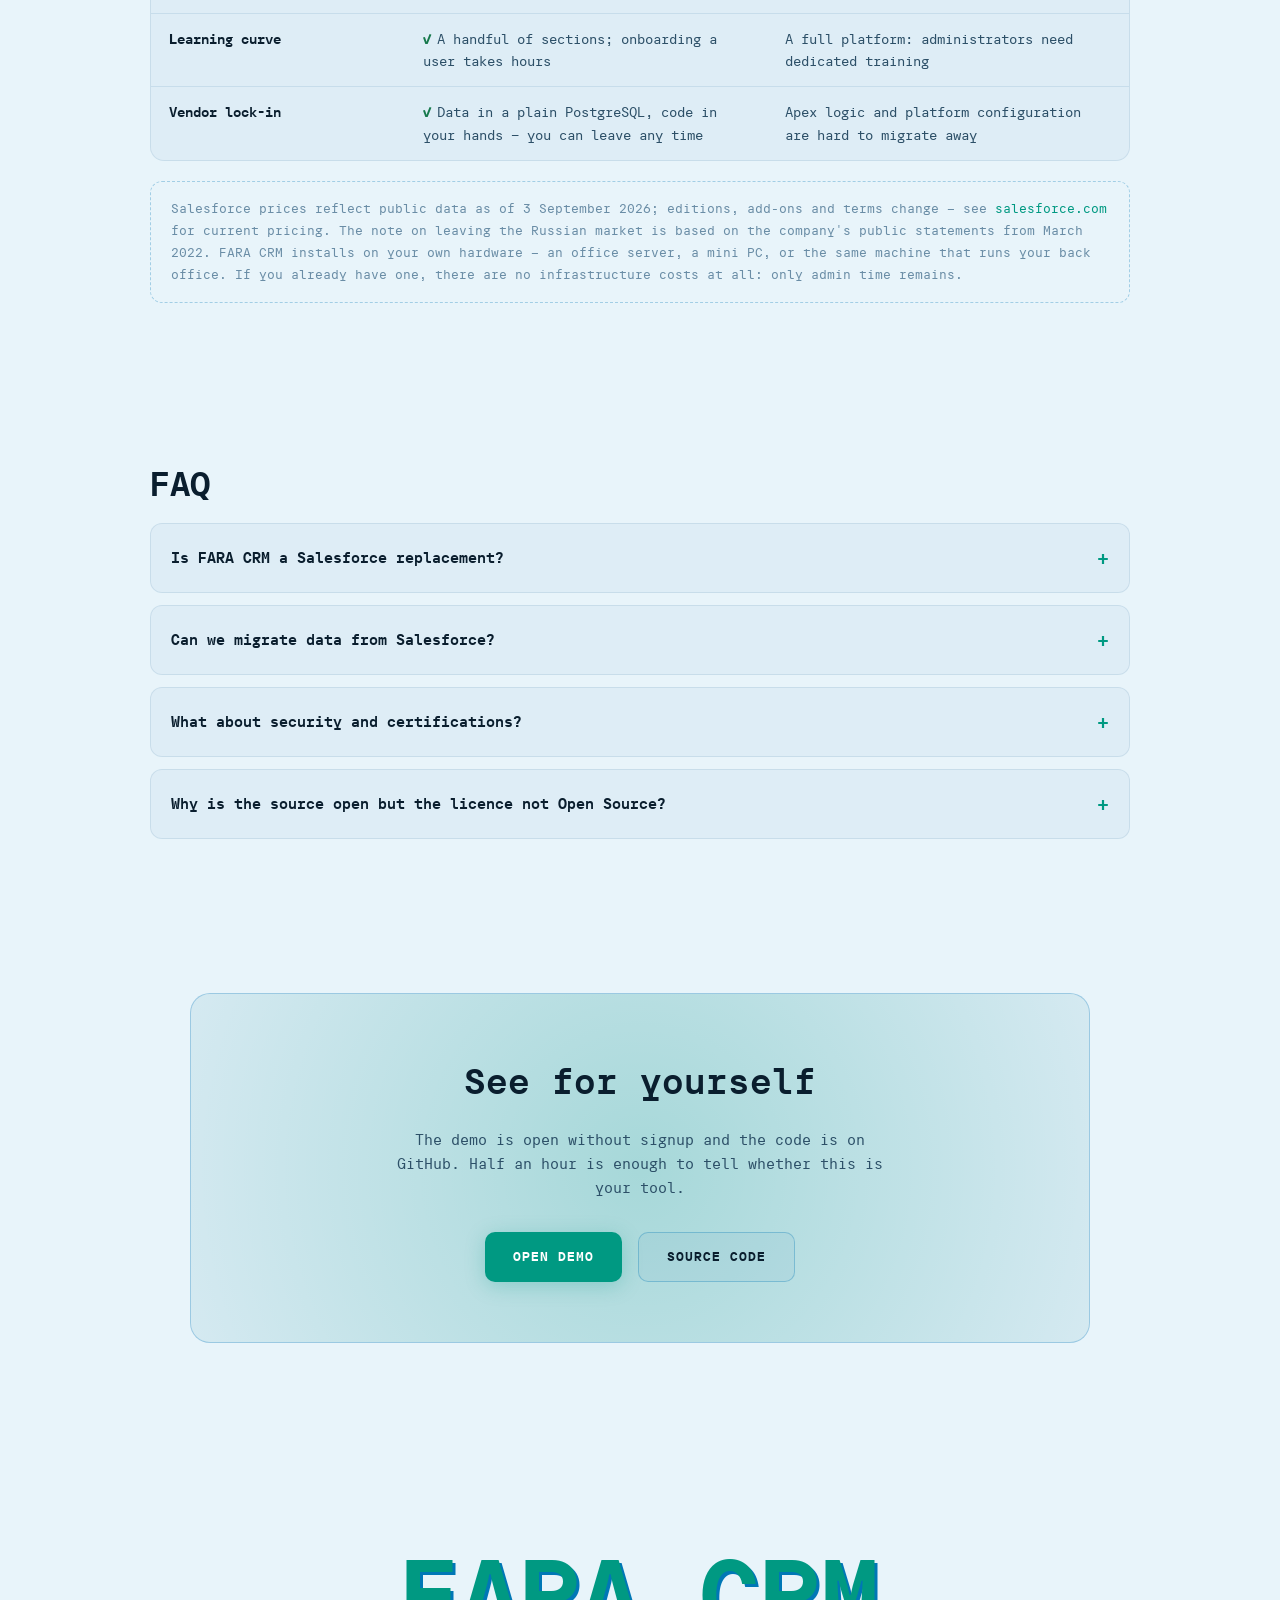
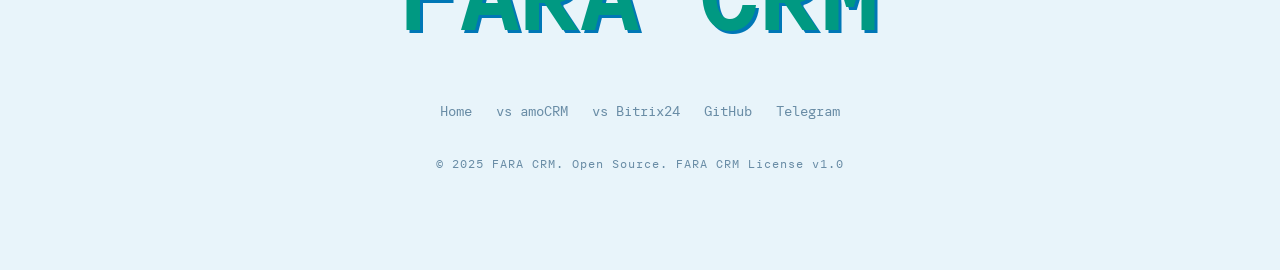
<file: vs/salesforce/index.html>
<!DOCTYPE html>
<html lang="ru" data-theme="dark" data-lang="ru">
<head>
  <meta charset="UTF-8" />
  <meta name="viewport" content="width=device-width, initial-scale=1.0" />
  <meta name="description" content="FARA CRM или Salesforce: честное сравнение — стоимость владения, доступность в России, self-hosted и открытый код против крупнейшей enterprise-платформы мира." />
  <meta property="og:title" content="FARA CRM vs Salesforce — честное сравнение" />
  <meta property="og:description" content="Где FARA CRM выигрывает у Salesforce, а где не может конкурировать в принципе. Цены, экосистема, доступность в РФ." />
  <meta property="og:url" content="https://faracrm.com/vs/salesforce/" />
  <meta property="og:type" content="article" />
  <link rel="canonical" href="https://faracrm.com/vs/salesforce/" />
  <title>FARA CRM vs Salesforce — честное сравнение</title>
  <link rel="icon" href="../../images/favicon.svg" type="image/svg+xml" />
  <script src="../../scripts/vs.js"></script>
  <link rel="stylesheet" href="../../fonts/fonts.css" />
  <link rel="stylesheet" href="../../styles/globals.css" />
  <link rel="stylesheet" href="../../styles/variables.css" />
  <link rel="stylesheet" href="../../styles/style.css" />
  <link rel="stylesheet" href="../../styles/vs.css" />
</head>
<body class="page">

  <!-- NAV -->
  <nav class="topnav">
    <a href="../../" class="topnav__logo">
      <svg viewBox="0 0 64 64" width="32" height="32"><text x="18" y="44" font-family="Arial Black,Impact,sans-serif" font-size="46" font-weight="900" fill="#009982" opacity=".15">F</text><text x="24" y="44" font-family="Arial Black,Impact,sans-serif" font-size="46" font-weight="900" fill="#009982" opacity=".4">F</text><text x="30" y="44" font-family="Arial Black,Impact,sans-serif" font-size="46" font-weight="900" fill="#009982" opacity="1">F</text></svg>
      FARA
    </a>
    <div class="topnav__burger"><span></span><span></span><span></span></div>
    <div class="topnav__links">
      <a href="../../" class="topnav__link" title="FARA CRM">
        <svg viewBox="0 0 24 24" fill="currentColor"><path d="M10 20v-6h4v6h5v-8h3L12 3 2 12h3v8z"/></svg>
        <span data-ru>Главная</span><span data-en>Home</span>
      </a>
      <a href="../amocrm/" class="topnav__link" title="Сравнение с другими CRM">
        <svg viewBox="0 0 24 24" fill="currentColor"><path d="M9.01 14H2v2h7.01v3L13 15l-3.99-4v3zm5.98-1v-3H22V8h-7.01V5L11 9l3.99 4z"/></svg>
        <span data-ru>VS другие CRM</span><span data-en>vs other CRMs</span>
      </a>
      <a href="https://t.me/faracrm" target="_blank" class="topnav__link" title="Telegram">
        <svg viewBox="0 0 24 24" fill="currentColor"><path d="M11.944 0A12 12 0 0 0 0 12a12 12 0 0 0 12 12 12 12 0 0 0 12-12A12 12 0 0 0 12 0a12 12 0 0 0-.056 0zm4.962 7.224c.1-.002.321.023.465.14a.506.506 0 0 1 .171.325c.016.093.036.306.02.472-.18 1.898-.962 6.502-1.36 8.627-.168.9-.499 1.201-.82 1.23-.696.065-1.225-.46-1.9-.902-1.056-.693-1.653-1.124-2.678-1.8-1.185-.78-.417-1.21.258-1.91.177-.184 3.247-2.977 3.307-3.23.007-.032.014-.15-.056-.212s-.174-.041-.249-.024c-.106.024-1.793 1.14-5.061 3.345-.479.33-.913.49-1.302.48-.428-.008-1.252-.241-1.865-.44-.752-.245-1.349-.374-1.297-.789.027-.216.325-.437.893-.663 3.498-1.524 5.83-2.529 6.998-3.014 3.332-1.386 4.025-1.627 4.476-1.635z"/></svg>
        <span>Telegram</span>
      </a>
      <a href="https://rutube.ru/channel/75678685/" target="_blank" class="topnav__link" title="RuTube">
        <svg viewBox="0 0 24 24" fill="currentColor"><path d="M12 0C5.376 0 0 5.376 0 12s5.376 12 12 12 12-5.376 12-12S18.624 0 12 0zm3.6 12.72l-4.8 3.12c-.48.36-1.2 0-1.2-.6V8.76c0-.6.72-.96 1.2-.6l4.8 3.12c.48.36.48 1.08 0 1.44z"/></svg>
        <span>RuTube</span>
      </a>
      <a href="https://github.com/shurshilov/faracrm" target="_blank" class="topnav__link" title="GitHub">
        <svg viewBox="0 0 24 24" fill="currentColor"><path d="M12 .297c-6.63 0-12 5.373-12 12 0 5.303 3.438 9.8 8.205 11.385.6.113.82-.258.82-.577 0-.285-.01-1.04-.015-2.04-3.338.724-4.042-1.61-4.042-1.61C4.422 18.07 3.633 17.7 3.633 17.7c-1.087-.744.084-.729.084-.729 1.205.084 1.838 1.236 1.838 1.236 1.07 1.835 2.809 1.305 3.495.998.108-.776.417-1.305.76-1.605-2.665-.3-5.466-1.332-5.466-5.93 0-1.31.465-2.38 1.235-3.22-.135-.303-.54-1.523.105-3.176 0 0 1.005-.322 3.3 1.23.96-.267 1.98-.399 3-.405 1.02.006 2.04.138 3 .405 2.28-1.552 3.285-1.23 3.285-1.23.645 1.653.24 2.873.12 3.176.765.84 1.23 1.91 1.23 3.22 0 4.61-2.805 5.625-5.475 5.92.42.36.81 1.096.81 2.22 0 1.606-.015 2.896-.015 3.286 0 .315.21.69.825.57C20.565 22.092 24 17.592 24 12.297c0-6.627-5.373-12-12-12"/></svg>
        <span>GitHub</span>
      </a>
      <a href="https://docs.faracrm.com" target="_blank" class="topnav__link" title="Docs">
        <svg viewBox="0 0 24 24" fill="currentColor"><path d="M14 2H6c-1.1 0-1.99.9-1.99 2L4 20c0 1.1.89 2 1.99 2H18c1.1 0 2-.9 2-2V8l-6-6zm2 16H8v-2h8v2zm0-4H8v-2h8v2zm-3-5V3.5L18.5 9H13z"/></svg>
        <span data-ru>Документация</span><span data-en>Docs</span>
      </a>
      <a href="#" class="topnav__link topnav__link--mp" data-soon="скоро" title="Маркетплейс">
        <svg viewBox="0 0 24 24" fill="currentColor"><path d="M18.36 9l.6 3H5.04l.6-3h12.72M20 4H4v2h16V4zm0 3H4l-1 5v2h1v6h10v-6h4v6h2v-6h1v-2l-1-5zM6 18v-4h6v4H6z"/></svg>
        <span data-ru>Маркетплейс</span><span data-en>Marketplace</span>
      </a>
    </div>
    <div class="topnav__right">
      <div class="lang-sw">
        <button class="lang-sw__btn" data-lang-set="ru">RU</button>
        <button class="lang-sw__btn" data-lang-set="en">EN</button>
      </div>
      <div class="theme-toggle" role="button" tabindex="0" aria-label="Theme">
        <div class="theme-toggle__knob">
          <svg class="icon-sun" viewBox="0 0 24 24"><path d="M12 7c-2.76 0-5 2.24-5 5s2.24 5 5 5 5-2.24 5-5-2.24-5-5-5zM2 13h2c.55 0 1-.45 1-1s-.45-1-1-1H2c-.55 0-1 .45-1 1s.45 1 1 1zm18 0h2c.55 0 1-.45 1-1s-.45-1-1-1h-2c-.55 0-1 .45-1 1s.45 1 1 1zM11 2v2c0 .55.45 1 1 1s1-.45 1-1V2c0-.55-.45-1-1-1s-1 .45-1 1zm0 18v2c0 .55.45 1 1 1s1-.45 1-1v-2c0-.55-.45-1-1-1s-1 .45-1 1zM5.99 4.58a.996.996 0 0 0-1.41 0 .996.996 0 0 0 0 1.41l1.06 1.06c.39.39 1.03.39 1.41 0s.39-1.03 0-1.41L5.99 4.58zm12.37 12.37a.996.996 0 0 0-1.41 0 .996.996 0 0 0 0 1.41l1.06 1.06c.39.39 1.03.39 1.41 0a.996.996 0 0 0 0-1.41l-1.06-1.06zm1.06-10.96a.996.996 0 0 0 0-1.41.996.996 0 0 0-1.41 0l-1.06 1.06c-.39.39-.39 1.03 0 1.41s1.03.39 1.41 0l1.06-1.06zM7.05 18.36a.996.996 0 0 0 0-1.41.996.996 0 0 0-1.41 0l-1.06 1.06c-.39.39-.39 1.03 0 1.41s1.03.39 1.41 0l1.06-1.06z"/></svg>
          <svg class="icon-moon" viewBox="0 0 24 24"><path d="M12 3a9 9 0 1 0 9 9c0-.46-.04-.92-.1-1.36a5.389 5.389 0 0 1-4.4 2.26 5.403 5.403 0 0 1-3.14-9.8c-.44-.06-.9-.1-1.36-.1z"/></svg>
        </div>
      </div>
    </div>
  </nav>

  <!-- HERO -->
  <header class="vs-hero">
    <div class="vs-crumbs">
      <a href="../../">FARA CRM</a> / <span data-ru>Сравнение</span><span data-en>Comparison</span> / Salesforce
    </div>
    <h1 class="vs-hero__title"><b>FARA CRM</b> vs Salesforce</h1>
    <p class="vs-hero__sub" data-ru>Salesforce — enterprise-платформа для международных корпораций. FARA CRM — своя CRM на своём сервере: открытый код, никакой платы за пользователей и никакой зависимости от зарубежного вендора. Это разные ниши — ниже видно, какая задача чья.</p>
    <p class="vs-hero__sub" data-en>Salesforce is an enterprise platform for global corporations. FARA CRM is your own CRM on your own server: open code, no per-user fees and no dependence on a foreign vendor. Different niches — below it's clear which job belongs to which.</p>
    <div class="vs-switch">
      <a href="../amocrm/" class="vs-switch__item">vs amoCRM</a>
      <a href="../bitrix24/" class="vs-switch__item"><span data-ru>vs Битрикс24</span><span data-en>vs Bitrix24</span></a>
      <a href="./" class="vs-switch__item active">vs Salesforce</a>
    </div>
  </header>

  <main>
    <!-- MONEY -->
    <section class="vs-sec reveal">
      <h2 class="vs-sec__title" data-ru>Деньги: порядок величин</h2>
      <h2 class="vs-sec__title" data-en>Money: orders of magnitude</h2>
      <p class="vs-sec__desc" data-ru>Разница здесь не в процентах, а в порядке. Ниже — только лицензии, без внедрения, которое у Salesforce обычно считается отдельным проектом.</p>
      <p class="vs-sec__desc" data-en>The difference here isn't percentage points, it's orders of magnitude. Licences only — implementation, usually a separate project on the Salesforce side, is not counted.</p>
      <div class="vs-tablewrap">
        <table class="vs-table">
          <thead>
            <tr>
              <th><span data-ru>Команда</span><span data-en>Team size</span></th>
              <th><span data-ru>FARA CRM — за год</span><span data-en>FARA CRM — per year</span></th>
              <th><span data-ru>Salesforce — за год, только лицензии</span><span data-en>Salesforce — per year, licences only</span></th>
            </tr>
          </thead>
          <tbody>
            <tr>
              <th><span data-ru>10 человек</span><span data-en>10 people</span></th>
              <td><span data-ru><b>0 ₽</b> — лицензия бесплатна, система работает на вашем сервере. Плюс время админа</span><span data-en><b>0 ₽</b> — the licence is free and the system runs on your own server. Plus admin time</span></td>
              <td><span data-ru>от $3 000 на младшей редакции до $21 000 на Enterprise</span><span data-en>from $3,000 on the entry edition to $21,000 on Enterprise</span></td>
            </tr>
            <tr>
              <th><span data-ru>50 человек</span><span data-en>50 people</span></th>
              <td><span data-ru><b>0 ₽</b> — цена не меняется: платы за пользователей нет. Плюс администратор</span><span data-en><b>0 ₽</b> — the price doesn't change: there is no per-user fee. Plus an administrator</span></td>
              <td><span data-ru>около $105 000 на Enterprise</span><span data-en>about $105,000 on Enterprise</span></td>
            </tr>
            <tr>
              <th><span data-ru>200 человек</span><span data-en>200 people</span></th>
              <td><span data-ru><b>0 ₽</b> — двухсотый пользователь стоит столько же, сколько первый. Плюс администратор и разработчик</span><span data-en><b>0 ₽</b> — the two-hundredth user costs the same as the first. Plus an administrator and a developer</span></td>
              <td><span data-ru>около $420 000 на Enterprise, не считая внедрения</span><span data-en>about $420,000 on Enterprise, before implementation</span></td>
            </tr>
          </tbody>
        </table>
      </div>
      <div class="vs-callout" style="margin-top:24px">
        <span data-ru><b>Честный вывод.</b> Экономия на лицензиях — не аргумент сам по себе: Salesforce стоит этих денег там, где нужны его возможности. Вопрос в том, пользуетесь ли вы ими. Если реально нужны воронка, карточка клиента, переписка и звонки, а не отраслевые модули и AI-прогнозы, то платить за платформу enterprise-уровня незачем.</span>
        <span data-en><b>The honest conclusion.</b> Saving on licences isn't an argument by itself: Salesforce is worth its price where its capabilities are actually used. The question is whether you use them. If what you really need is a pipeline, a customer card, conversations and calls — rather than industry modules and AI forecasting — there's no reason to pay for an enterprise platform.</span>
      </div>
    </section>

    <!-- VERDICT -->
    <section class="vs-sec reveal">
      <h2 class="vs-sec__title" data-ru>Коротко: что выбрать</h2>
      <h2 class="vs-sec__title" data-en>Short answer: which one to pick</h2>
      <p class="vs-sec__desc" data-ru>Salesforce и FARA CRM решают разные задачи, поэтому спор «кто лучше» здесь бессмысленный. Важнее понять, какая задача у вас.</p>
      <p class="vs-sec__desc" data-en>Salesforce and FARA CRM solve different problems, so arguing which one is "better" misses the point. What matters is which problem you have.</p>
      <div class="vs-callout">
        <span data-ru><b>Salesforce — про международный enterprise:</b> десятки стран и валют, отраслевые решения, сертификации и аудиты, которых требуют крупные заказчики, и рынок сертифицированных консультантов под всё это. Если задача звучит именно так — это его ниша.<br><br><b>FARA CRM — про другое:</b> своя CRM на своём сервере, с открытым кодом, без платы за пользователей и без зависимости от зарубежного вендора. Продажи, клиенты, переписка, звонки и задачи — то, чем команда пользуется каждый день, без платформенной надстройки, за которую нужно платить и которую нужно обслуживать.</span>
        <span data-en><b>Salesforce is about global enterprise:</b> dozens of countries and currencies, industry clouds, the certifications and audits large customers demand, and a market of certified consultants to run it all. If that's the brief, it's their niche.<br><br><b>FARA CRM is about something else:</b> your own CRM on your own server, with open code, no per-user fees and no dependence on a foreign vendor. Sales, customers, conversations, calls and tasks — what the team uses every day, without a platform layer to pay for and maintain.</span>
      </div>
      <div class="vs-grid2" style="margin-top:24px">
        <div class="vs-card vs-card--good">
          <div class="vs-card__h">
            <span class="vs-card__tag">FARA CRM</span>
            <span data-ru>Берите FARA, если…</span><span data-en>Choose FARA if…</span>
          </div>
          <ul class="vs-list vs-list--plus">
            <li><span data-ru><b>Вы в России или СНГ.</b> Salesforce свернул работу с российскими клиентами в марте 2022 года: продаж и поддержки здесь фактически нет.</span><span data-en><b>You're in Russia or the CIS.</b> Salesforce wound down its Russian customers in March 2022: there is effectively no local sales or support.</span></li>
            <li><span data-ru><b>Данные обязаны оставаться в стране</b> и на вашем оборудовании — по закону или по требованию службы безопасности.</span><span data-en><b>Data must stay in-country</b> and on your own hardware — by law or by security policy.</span></li>
            <li><span data-ru><b>Бюджет на CRM измеряется десятками тысяч рублей в год</b>, а не десятками тысяч долларов.</span><span data-en><b>Your CRM budget is tens of thousands of roubles a year</b>, not tens of thousands of dollars.</span></li>
            <li><span data-ru><b>Процессы простые и понятные</b>, а нужен контроль над кодом и данными, а не платформа платформ.</span><span data-en><b>Your processes are straightforward</b> and you want control over code and data, not a platform of platforms.</span></li>
            <li><span data-ru><b>Разработку удобнее вести на Python и React</b>, чем на Apex и Lightning Web Components.</span><span data-en><b>You'd rather build on Python and React</b> than on Apex and Lightning Web Components.</span></li>
          </ul>
        </div>
        <div class="vs-card">
          <div class="vs-card__h">
            <span class="vs-card__tag" style="color:var(--tx3);border:1px solid var(--bd2)">Salesforce</span>
            <span data-ru>Берите Salesforce, если…</span><span data-en>Choose Salesforce if…</span>
          </div>
          <ul class="vs-list vs-list--dot">
            <li><span data-ru>Компания <b>международная</b>, с несколькими валютами, языками и юрисдикциями.</span><span data-en>The company is <b>international</b>, with multiple currencies, languages and jurisdictions.</span></li>
            <li><span data-ru>Нужны <b>отраслевые решения и готовые приложения</b> вместо разработки под себя.</span><span data-en>You need <b>industry clouds and off-the-shelf apps</b> rather than in-house development.</span></li>
            <li><span data-ru>Требуются <b>сертификации и аудиты</b>, которые понимает служба комплаенса и ваши клиенты.</span><span data-en>You need <b>certifications and audits</b> your compliance team and customers recognise.</span></li>
            <li><span data-ru>Есть <b>бюджет на лицензии, внедрение и штатного администратора</b> платформы.</span><span data-en>You have <b>budget for licences, implementation and a dedicated platform admin</b>.</span></li>
          </ul>
        </div>
      </div>
    </section>

    <!-- TABLE -->
    <section class="vs-sec reveal">
      <h2 class="vs-sec__title" data-ru>Построчное сравнение</h2>
      <h2 class="vs-sec__title" data-en>Side-by-side</h2>
      <div class="vs-tablewrap">
        <table class="vs-table">
          <thead>
            <tr>
              <th><span data-ru>Параметр</span><span data-en>Criterion</span></th>
              <th>FARA CRM</th>
              <th>Salesforce</th>
            </tr>
          </thead>
          <tbody>
            <tr>
              <th><span data-ru>Доступность в РФ</span><span data-en>Availability in Russia</span></th>
              <td><span class="vs-mark vs-mark--y">✓</span><span data-ru>Без ограничений: код скачивается, система ставится на ваш сервер</span><span data-en>No restrictions: download the code, run it on your server</span></td>
              <td><span class="vs-mark vs-mark--n">—</span><span data-ru>Работа с российскими клиентами свёрнута в марте 2022 года</span><span data-en>Business with Russia-based customers was wound down in March 2022</span></td>
            </tr>
            <tr>
              <th><span data-ru>Модель поставки</span><span data-en>Delivery model</span></th>
              <td><span data-ru>Self-hosted: Docker на вашем сервере</span><span data-en>Self-hosted: Docker on your server</span></td>
              <td><span data-ru>Только облако вендора</span><span data-en>Vendor cloud only</span></td>
            </tr>
            <tr>
              <th><span data-ru>Цена</span><span data-en>Price</span></th>
              <td><span class="vs-mark vs-mark--y">✓</span><span data-ru>Лицензия 0 ₽, платы за пользователей нет</span><span data-en>Licence free, no per-user fee</span></td>
              <td><span data-ru>От $25 за пользователя в месяц на младшей редакции до $350 на старшей, оплата за год</span><span data-en>From $25 per user/month on the entry edition to $350 on the top one, billed annually</span></td>
            </tr>
            <tr>
              <th><span data-ru>Стоимость внедрения</span><span data-en>Implementation cost</span></th>
              <td><span data-ru>Развёртывание своими силами или силами подрядчика по Python/React</span><span data-en>Deployed in-house or by a Python/React contractor</span></td>
              <td><span data-ru>Обычно отдельный проект с консультантами, сопоставимый по цене с лицензиями</span><span data-en>Usually a separate consulting project, often comparable in cost to the licences</span></td>
            </tr>
            <tr>
              <th><span data-ru>Исходный код</span><span data-en>Source code</span></th>
              <td><span class="vs-mark vs-mark--y">✓</span><span data-ru>Открыт на GitHub, лицензия source-available (не OSI)</span><span data-en>Public on GitHub, source-available licence (not OSI)</span></td>
              <td><span class="vs-mark vs-mark--n">—</span><span data-ru>Закрыт; расширения пишутся на Apex внутри платформы</span><span data-en>Closed; extensions are written in Apex inside the platform</span></td>
            </tr>
            <tr>
              <th><span data-ru>Где лежат данные</span><span data-en>Where data lives</span></th>
              <td><span class="vs-mark vs-mark--y">✓</span><span data-ru>Ваш сервер и ваша PostgreSQL — прямой доступ к базе</span><span data-en>Your server and your PostgreSQL — direct database access</span></td>
              <td><span data-ru>Дата-центры Salesforce, регион выбирается из доступных</span><span data-en>Salesforce data centres; region chosen from those available</span></td>
            </tr>
            <tr>
              <th><span data-ru>Автоматизация</span><span data-en>Automation</span></th>
              <td><span class="vs-mark vs-mark--n">—</span><span data-ru>Стадии, cron и код на Python</span><span data-en>Stages, cron and Python code</span></td>
              <td><span class="vs-mark vs-mark--y">✓</span><span data-ru>Flow Builder: сложные сценарии собираются без разработчика</span><span data-en>Flow Builder: complex scenarios assembled without a developer</span></td>
            </tr>
            <tr>
              <th><span data-ru>Аналитика и AI</span><span data-en>Analytics and AI</span></th>
              <td><span class="vs-mark vs-mark--n">—</span><span data-ru>Списки, фильтры и отчёты DOCX/PDF; BI подключается к PostgreSQL снаружи</span><span data-en>Lists, filters and DOCX/PDF reports; BI connects to PostgreSQL from outside</span></td>
              <td><span class="vs-mark vs-mark--y">✓</span><span data-ru>Прогнозирование, скоринг, AI-ассистенты и BI-платформа в составе продукта</span><span data-en>Forecasting, scoring, AI assistants and a BI platform included</span></td>
            </tr>
            <tr>
              <th><span data-ru>Мессенджеры и телефония</span><span data-en>Messengers and telephony</span></th>
              <td><span class="vs-mark vs-mark--y">✓</span><span data-ru>Telegram, WhatsApp, VK, MAX, Avito, почта и телефония (Asterisk, Sipuni, МегаФон) — в ядре, бесплатно</span><span data-en>Telegram, WhatsApp, VK, MAX, Avito, email and telephony (Asterisk, Sipuni, Megafon) — in the core, free</span></td>
              <td><span class="vs-mark vs-mark--p">±</span><span data-ru>Через отдельные продукты и приложения AppExchange, чаще за отдельные деньги</span><span data-en>Through separate products and AppExchange apps, usually for extra money</span></td>
            </tr>
            <tr>
              <th><span data-ru>Экосистема</span><span data-en>Ecosystem</span></th>
              <td><span class="vs-mark vs-mark--n">—</span><span data-ru>Маркетплейс в планах; интеграции пишутся под себя</span><span data-en>Marketplace planned; integrations are written in-house</span></td>
              <td><span class="vs-mark vs-mark--y">✓</span><span data-ru>AppExchange: тысячи приложений и партнёров по всему миру</span><span data-en>AppExchange: thousands of apps and partners worldwide</span></td>
            </tr>
            <tr>
              <th><span data-ru>Порог входа</span><span data-en>Learning curve</span></th>
              <td><span class="vs-mark vs-mark--y">✓</span><span data-ru>Несколько разделов, обучение сотрудника — часы</span><span data-en>A handful of sections; onboarding a user takes hours</span></td>
              <td><span data-ru>Полноценная платформа: администратору нужна отдельная подготовка</span><span data-en>A full platform: administrators need dedicated training</span></td>
            </tr>
            <tr>
              <th>Vendor lock-in</th>
              <td><span class="vs-mark vs-mark--y">✓</span><span data-ru>Данные в обычной PostgreSQL, код у вас — уйти можно в любой момент</span><span data-en>Data in a plain PostgreSQL, code in your hands — you can leave any time</span></td>
              <td><span data-ru>Логика на Apex и настройки платформы переносятся тяжело</span><span data-en>Apex logic and platform configuration are hard to migrate away</span></td>
            </tr>
          </tbody>
        </table>
      </div>
      <div class="vs-note">
        <span data-ru>Цены Salesforce — по открытым данным на 3 сентября 2026 года; редакции, надстройки и условия меняются, актуальное — на <a href="https://www.salesforce.com/sales/pricing/" target="_blank" rel="noopener">salesforce.com</a>. Информация об уходе с российского рынка — по публичным заявлениям компании от марта 2022 года. FARA CRM ставится на ваше оборудование — офисный сервер, мини-ПК или ту же машину, где работает 1С. Если оно уже есть, расходов на инфраструктуру нет вообще: остаётся только время администратора.</span>
        <span data-en>Salesforce prices reflect public data as of 3 September 2026; editions, add-ons and terms change — see <a href="https://www.salesforce.com/sales/pricing/" target="_blank" rel="noopener">salesforce.com</a> for current pricing. The note on leaving the Russian market is based on the company's public statements from March 2022. FARA CRM installs on your own hardware — an office server, a mini PC, or the same machine that runs your back office. If you already have one, there are no infrastructure costs at all: only admin time remains.</span>
      </div>
    </section>

    <!-- FAQ -->
    <section class="vs-sec reveal">
      <h2 class="vs-sec__title">FAQ</h2>
      <div class="vs-faq">
        <details>
          <summary><span data-ru>FARA CRM — это замена Salesforce?</span><span data-en>Is FARA CRM a Salesforce replacement?</span></summary>
          <div class="vs-faq__a">
            <span data-ru>Нет, и утверждать обратное было бы нечестно. Это замена той части Salesforce, которой пользуется большинство команд: воронка продаж, база клиентов, переписка, звонки, задачи и права доступа. Отраслевые решения, AI-прогнозы, BI-платформу и AppExchange она не заменяет.</span>
            <span data-en>No, and claiming otherwise would be dishonest. It replaces the part of Salesforce most teams actually use: the sales pipeline, the customer base, conversations, calls, tasks and permissions. It does not replace industry clouds, AI forecasting, the BI platform or AppExchange.</span>
          </div>
        </details>
        <details>
          <summary><span data-ru>Можно ли перенести данные из Salesforce?</span><span data-en>Can we migrate data from Salesforce?</span></summary>
          <div class="vs-faq__a">
            <span data-ru>Данные — да: выгрузка из Salesforce, сопоставление полей и загрузка через REST API FARA CRM, эндпоинты для которого генерируются автоматически. Логика, собранная во Flow, и код на Apex не переносятся — их придётся переписать на Python. Готового мастера миграции нет.</span>
            <span data-en>Data — yes: export from Salesforce, map the fields and load through FARA CRM's REST API, whose endpoints are generated automatically. Logic built in Flow and Apex code do not transfer — they have to be rewritten in Python. There is no ready migration wizard.</span>
          </div>
        </details>
        <details>
          <summary><span data-ru>Что с безопасностью и сертификациями?</span><span data-en>What about security and certifications?</span></summary>
          <div class="vs-faq__a">
            <span data-ru>В FARA CRM есть роли, ACL, правила видимости записей и сессии — контроль доступа до уровня модели, операции и поля. Но международных сертификаций и аудитов у проекта нет: контур безопасности вы строите сами, на своей инфраструктуре. Для одних компаний это плюс, для других — блокирующий минус.</span>
            <span data-en>FARA CRM has roles, ACLs, record-level visibility rules and sessions — access control down to model, operation and field. But the project holds no international certifications or audits: you build the security perimeter yourself, on your own infrastructure. For some companies that's a plus; for others it's a blocker.</span>
          </div>
        </details>
        <details>
          <summary><span data-ru>Почему исходный код открыт, но лицензия не Open Source?</span><span data-en>Why is the source open but the licence not Open Source?</span></summary>
          <div class="vs-faq__a">
            <span data-ru>Код читается и правится свободно, компания может использовать его внутри себя без ограничений и оплаты. При этом лицензия FARA CRM License v1.0 запрещает форк как самостоятельный продукт, ребрендинг и перепродажу системы в виде SaaS без отдельного соглашения. Формально это source-available, а не OSI Open Source, — и лучше знать это заранее.</span>
            <span data-en>The code can be read and modified freely, and a company can use it internally without limits or payment. At the same time, the FARA CRM License v1.0 forbids forking it as a standalone product, rebranding it, or reselling it as SaaS without a separate agreement. Formally that is source-available, not OSI Open Source — better to know that up front.</span>
          </div>
        </details>
      </div>
    </section>

    <!-- CTA -->
    <section class="vs-sec reveal">
      <div class="cta">
        <h2 class="cta__title" data-ru>Посмотрите сами</h2><h2 class="cta__title" data-en>See for yourself</h2>
        <p class="cta__text" data-ru>Демо открыто без регистрации, код — на GitHub. Полчаса хватит, чтобы понять, ваш это инструмент или нет.</p>
        <p class="cta__text" data-en>The demo is open without signup and the code is on GitHub. Half an hour is enough to tell whether this is your tool.</p>
        <div style="display:flex;gap:16px;justify-content:center;flex-wrap:wrap">
          <a href="https://demo.faracrm.com" class="btn btn--primary" target="_blank"><span data-ru>Открыть демо</span><span data-en>Open demo</span></a>
          <a href="https://github.com/shurshilov/faracrm" class="btn btn--ghost" target="_blank"><span data-ru>Исходный код</span><span data-en>Source code</span></a>
        </div>
      </div>
    </section>
  </main>

  <!-- FOOTER -->
  <footer class="footer">
    <div class="footer__content">
      <h2 class="footer__title">FARA CRM</h2>
      <div class="footer__links">
        <a href="../../" class="footer__link"><span data-ru>Главная</span><span data-en>Home</span></a>
        <a href="../amocrm/" class="footer__link">vs amoCRM</a>
        <a href="../bitrix24/" class="footer__link"><span data-ru>vs Битрикс24</span><span data-en>vs Bitrix24</span></a>
        <a href="https://github.com/shurshilov/faracrm" class="footer__link" target="_blank">GitHub</a>
        <a href="https://t.me/faracrm" class="footer__link" target="_blank">Telegram</a>
      </div>
      <p class="footer__copy">© 2025 FARA CRM. Open Source. FARA CRM License v1.0</p>
    </div>
  </footer>

</body>
</html>
</file>
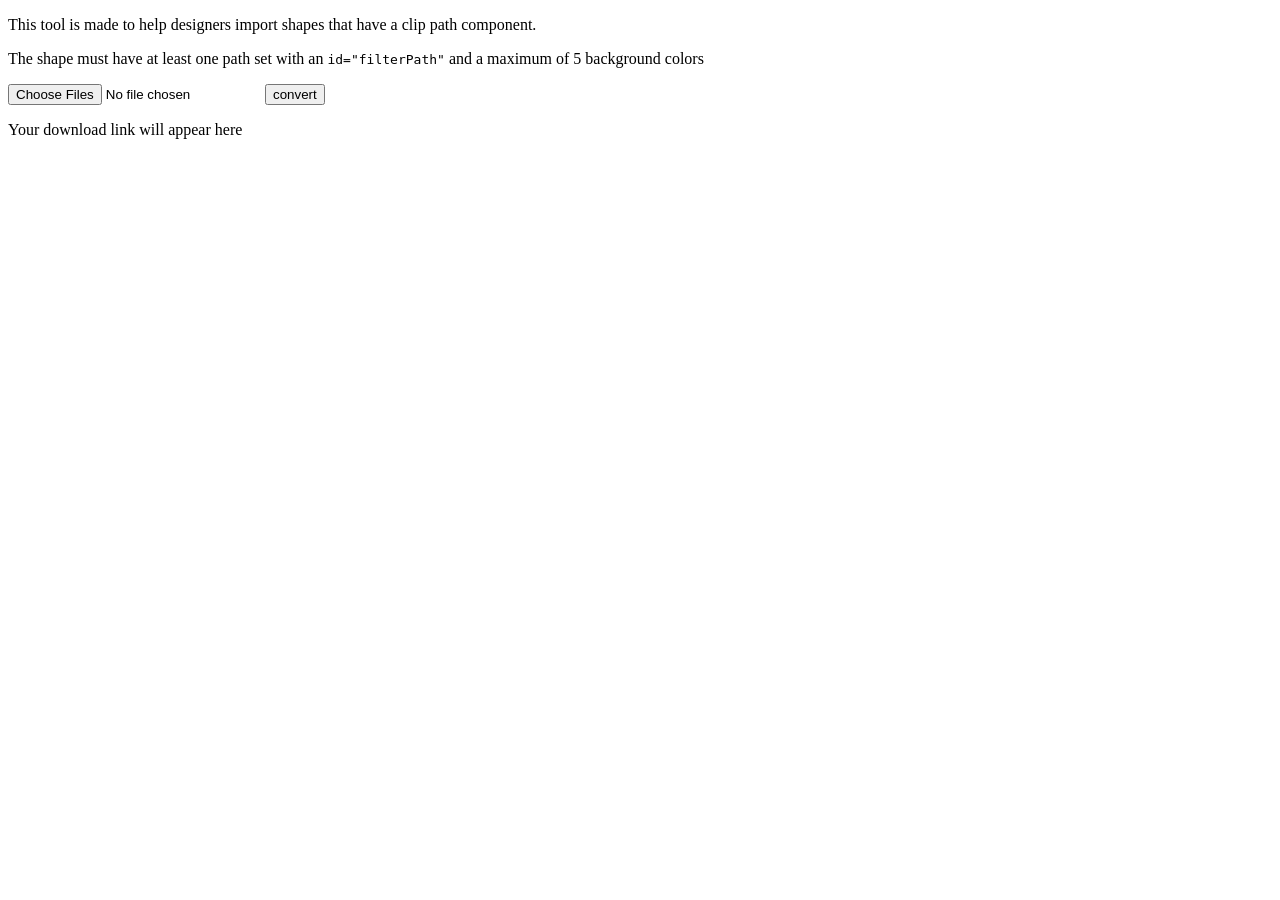
<file: images/image_shapes/convert-to-percentages.html>
<!DOCTYPE html>
<html lang="en" dir="ltr">
    <head>
        <meta charset="utf-8">
        <title>SVGs to Clip Path converter</title>
    </head>
    <body>
        <p>This tool is made to help designers import shapes that have a clip path component.</p>
        <p>The shape must have at least one path set with an <code>id="filterPath"</code> and a maximum of 5 background colors</p>
        <input id="svgPicker" type="file" multiple>
        <button id="submitButton" type="button" name="convert">convert</button>
        <div id="downloadArea">
          <p>Your download link will appear here</p>
        </div>
        <script src="./convert-to-percentages.js" charset="utf-8"></script>
    </body>
</html>
</file>
<file: fonts/fonts.css>
@font-face {
  font-family: 'IBM Plex mono';
  src: url(./IBMPlexMono-Regular.woff) format('woff');
  font-weight: normal;
  font-display: swap;
}

@font-face {
  font-family: 'IBM Plex mono';
  src: url(./IBMPlexMono-Bold.woff) format('woff');
  font-weight: bold;
  font-display: swap;
}

@font-face {
  font-family: 'Kaspersky sans mono';
  src: url(./Kaspersky_Sans_Mono_Regular.woff) format('woff');
  font-weight: normal;
  font-display: swap;
}
@font-face {
  font-family: 'Kaspersky sans mono';
  src: url(./Kaspersky_Sans_Mono_Bold.woff) format('woff');
  font-weight: bold;
  font-display: swap;
}
</file>
<file: styles/globals.css>
/* ===== Global Reset & Base Styles ===== */

*,
*::before,
*::after {
  box-sizing: border-box;
  margin: 0;
  padding: 0;
}

html {
  scroll-behavior: smooth;
  overflow-x: hidden;
}

body {
  min-width: 320px;
  max-width: 1440px;
  margin: 0 auto;
  overflow-x: hidden;
}

h1, h2, h3, h4, h5, h6, p {
  margin: 0;
}

ul {
  margin: 0;
  padding: 0;
  list-style: none;
}

a {
  text-decoration: none;
  color: inherit;
  font-family: inherit;
  font-size: inherit;
  line-height: inherit;
}

button {
  border: none;
  background: none;
  cursor: pointer;
  font: inherit;
  color: inherit;
}

img {
  max-width: 100%;
  display: block;
}

picture {
  margin: 0;
  padding: 0;
}
</file>
<file: styles/variables.css>
/* ===== CSS Variables & Theme Definitions ===== */

:root {
  --font-mono: 'Kaspersky sans mono', 'IBM Plex mono', monospace;
  --ease: cubic-bezier(.16, 1, .3, 1);
  --spring: cubic-bezier(.34, 1.56, .64, 1);
  --logo: #009982;
  --logo-glow: rgba(0, 153, 130, .25);
}

/* ========= DARK THEME: warm amber/volcanic ========= */
[data-theme="dark"] {
  --bg: #0f0a1a;
  --bg2: #160f24;
  --bg-card: rgba(255, 180, 60, .04);
  --bg-card-h: rgba(255, 180, 60, .08);
  --bg-nav: rgba(15, 10, 26, .88);
  --tx: #ede6d6;
  --tx2: #b8a88e;
  --tx3: #7a6b55;
  --ac: #e8872e;
  --ac-glow: rgba(232, 135, 46, .25);
  --ac2: #c26a1a;
  --ac-soft: #f0a55a;
  --bd: rgba(232, 135, 46, .12);
  --bd2: rgba(232, 135, 46, .35);
  --sh: 0 4px 30px rgba(0, 0, 0, .5);
}

/* ========= LIGHT THEME: cool blue/cyan ========= */
[data-theme="light"] {
  --bg: #e8f4fa;
  --bg2: #d6ecf5;
  --bg-card: rgba(0, 80, 140, .04);
  --bg-card-h: rgba(0, 80, 140, .08);
  --bg-nav: rgba(232, 244, 250, .9);
  --tx: #0a1e2e;
  --tx2: #2d5068;
  --tx3: #6a8da6;
  --ac: #0077b6;
  --ac-glow: rgba(0, 119, 182, .15);
  --ac2: #005a8c;
  --ac-soft: #3498c8;
  --bd: rgba(0, 80, 140, .1);
  --bd2: rgba(0, 119, 182, .3);
  --sh: 0 4px 30px rgba(0, 40, 80, .08);
}
</file>
<file: styles/style.css>
/* ===== Main Styles ===== */

.page {
  font-family: var(--font-mono);
  font-size: 16px;
  line-height: 1.6;
  color: var(--tx);
  background-color: var(--bg);
  transition: background-color 0.5s var(--ease), color 0.4s;
  overflow-x: hidden;
}

/* ===== SVG MASK CLASSES (legacy + new) ===== */
/* Базовый класс маски — работает для hero и footer */
.backgroud_mask {
  position: absolute;
  z-index: -1;
  display: flex;
  justify-self: center;
  justify-content: center;
  max-width: 100%;
  min-height: 668px;
  max-height: 50vh;
  margin-top: 35px;
  object-fit: cover;
  text-align: center;
  -webkit-mask-position: center;
  mask-position: center;
  -webkit-mask-repeat: no-repeat;
  mask-repeat: no-repeat;
  -webkit-mask-size: contain;
  mask-size: contain;
  pointer-events: none;
}

/* Маска для header — brush_1 SVG по умолчанию */
/* .header__background_mask {
  mask-image: url(../images/image_shapes/brushed/brush_1.svg);
  -webkit-mask-image: url(../images/image_shapes/brushed/brush_1.svg);
  opacity: 0.55;
} */

/* Маска для footer — brush_2 SVG */
/* .footer__background_mask {
  mask-image: url(../images/image_shapes/brushed/brush_2.svg);
  -webkit-mask-image: url(../images/image_shapes/brushed/brush_2.svg);
  opacity: 0.4;
  filter: hue-rotate(180deg) saturate(1.5);
} */

/* Новые классы масок (алиасы — те же стили) */
/* .hero__mask-image {
  position: absolute;
  z-index: 0;
  max-width: 100%;
  min-height: 500px;
  max-height: 60vh;
  object-fit: cover;
  mask-image: url(../images/image_shapes/brushed/brush_1.svg);
  -webkit-mask-image: url(../images/image_shapes/brushed/brush_1.svg);
  mask-position: center;
  -webkit-mask-position: center;
  mask-repeat: no-repeat;
  -webkit-mask-repeat: no-repeat;
  mask-size: contain;
  -webkit-mask-size: contain;
  opacity: 0.55;
  pointer-events: none;
} */

.footer__mask {
  position: absolute;
  z-index: 0;
  max-width: 100%;
  min-height: 400px;
  max-height: 50vh;
  object-fit: cover;
  mask-image: url(../images/image_shapes/brushed/brush_2.svg);
  -webkit-mask-image: url(../images/image_shapes/brushed/brush_2.svg);
  mask-position: center;
  -webkit-mask-position: center;
  mask-repeat: no-repeat;
  -webkit-mask-repeat: no-repeat;
  mask-size: contain;
  -webkit-mask-size: contain;
  opacity: 0.35;
  filter: hue-rotate(180deg) saturate(1.5);
  pointer-events: none;
}

/* @media (prefers-reduced-motion: reduce) {
  .header__background_mask,
  .hero__mask-image {
    mask-image: url(../images/image_shapes/brushed/brush_1.svg);
    -webkit-mask-image: url(../images/image_shapes/brushed/brush_1.svg);
  }
} */

/* ===== TOP NAVIGATION ===== */
.topnav {
  position: fixed;
  top: 0;
  left: 0;
  right: 0;
  z-index: 1000;
  display: flex;
  align-items: center;
  justify-content: space-between;
  max-width: 1440px;
  margin: 0 auto;
  padding: 0 clamp(16px, 4vw, 40px);
  height: 64px;
  background: var(--bg-nav);
  backdrop-filter: blur(20px) saturate(1.5);
  -webkit-backdrop-filter: blur(20px) saturate(1.5);
  border-bottom: 1px solid var(--bd);
  transition: background 0.4s, border-color 0.4s;
}

.topnav__logo {
  display: flex;
  align-items: center;
  gap: 10px;
  font-weight: 700;
  font-size: 18px;
  letter-spacing: 2px;
  color: var(--logo);
}

.topnav__logo svg {
  width: 32px;
  height: 32px;
}

.topnav__links {
  display: flex;
  align-items: center;
  gap: 4px;
}

.topnav__link {
  display: flex;
  align-items: center;
  gap: 6px;
  padding: 8px 12px;
  border-radius: 8px;
  font-size: 13px;
  letter-spacing: 0.5px;
  color: var(--tx2);
  transition: all 0.25s var(--ease);
  white-space: nowrap;
}

.topnav__link:hover {
  color: var(--tx);
  background: var(--bg-card-h);
}

.topnav__link svg {
  width: 16px;
  height: 16px;
  flex-shrink: 0;
}

.topnav__link--mp {
  opacity: 0.3;
  cursor: default;
  position: relative;
}

.topnav__link--mp:hover {
  opacity: 0.45;
  background: transparent;
}

.topnav__link--mp::after {
  content: attr(data-soon);
  position: absolute;
  bottom: 0;
  right: 4px;
  font-size: 7px;
  letter-spacing: 1px;
  text-transform: uppercase;
  color: var(--logo);
  opacity: 0.9;
}

.topnav__right {
  display: flex;
  align-items: center;
  gap: 8px;
}

/* ===== LANGUAGE SWITCH ===== */
.lang-sw {
  display: flex;
  align-items: center;
  border-radius: 8px;
  overflow: hidden;
  border: 1px solid var(--bd2);
  font-size: 12px;
  font-weight: 700;
  letter-spacing: 1px;
}

.lang-sw__btn {
  padding: 5px 10px;
  background: transparent;
  color: var(--tx3);
  transition: all 0.25s var(--ease);
  cursor: pointer;
  border: none;
  font: inherit;
  font-size: 12px;
  font-weight: 700;
  letter-spacing: 1px;
}

.lang-sw__btn.active {
  background: var(--logo);
  color: #fff;
}

.lang-sw__btn:hover:not(.active) {
  background: var(--bg-card-h);
  color: var(--tx);
}

/* ===== THEME TOGGLE ===== */
.theme-toggle {
  position: relative;
  width: 52px;
  height: 28px;
  border-radius: 14px;
  background: var(--bg-card);
  border: 1px solid var(--bd2);
  cursor: pointer;
  transition: all 0.4s var(--ease);
  flex-shrink: 0;
}

.theme-toggle:hover {
  border-color: var(--logo);
  box-shadow: 0 0 12px var(--logo-glow);
}

.theme-toggle__knob {
  position: absolute;
  top: 3px;
  left: 3px;
  width: 20px;
  height: 20px;
  border-radius: 50%;
  background: var(--logo);
  transition: transform 0.4s var(--spring);
  display: flex;
  align-items: center;
  justify-content: center;
}

.theme-toggle__knob svg {
  width: 12px;
  height: 12px;
  fill: #fff;
}

[data-theme="light"] .theme-toggle__knob {
  transform: translateX(24px);
}

.theme-toggle__knob .icon-moon,
[data-theme="light"] .theme-toggle__knob .icon-sun {
  display: none;
}

[data-theme="light"] .theme-toggle__knob .icon-moon {
  display: block;
}

/* ===== HAMBURGER MENU ===== */
.topnav__burger {
  display: none;
  flex-direction: column;
  gap: 5px;
  padding: 8px;
  cursor: pointer;
}

.topnav__burger span {
  display: block;
  width: 22px;
  height: 2px;
  background: var(--tx);
  border-radius: 2px;
  transition: all 0.3s;
}

/* ===== HERO ===== */
.hero {
  position: relative;
  display: flex;
  flex-direction: column;
  align-items: center;
  justify-content: center;
  min-height: 100vh;
  padding: 100px clamp(20px, 5vw, 60px) 60px;
  text-align: center;
  overflow: hidden;
}

.hero__content {
  position: relative;
  z-index: 1;
  max-width: 800px;
}

.hero__badge {
  display: inline-block;
  padding: 6px 16px;
  margin-bottom: 24px;
  border-radius: 20px;
  font-size: 12px;
  letter-spacing: 2px;
  text-transform: uppercase;
  color: var(--logo);
  border: 1px solid rgba(0, 153, 130, .35);
  background: var(--bg-card);
  animation: fadeUp 0.8s var(--ease) both;
}

.hero__title {
  font-size: clamp(48px, 10vw, 120px);
  font-weight: 700;
  line-height: 1;
  letter-spacing: -2px;
  color: var(--logo);
  text-shadow: 3px 3px 0 var(--ac);
  margin-bottom: 20px;
  animation: fadeUp 0.8s var(--ease) 0.1s both;
}

.hero__subtitle {
  font-size: clamp(15px, 2.2vw, 20px);
  color: var(--tx2);
  max-width: 600px;
  margin: 0 auto 40px;
  line-height: 1.7;
  animation: fadeUp 0.8s var(--ease) 0.2s both;
}

.hero__cta {
  display: flex;
  align-items: center;
  justify-content: center;
  gap: 16px;
  flex-wrap: wrap;
  animation: fadeUp 0.8s var(--ease) 0.3s both;
}

/* Decorative corners */
.hero::before,
.hero::after {
  content: '';
  position: absolute;
  width: 30px;
  height: 30px;
}

.hero::before {
  top: 80px;
  right: 20px;
  border-top: 1px solid var(--logo);
  border-right: 1px solid var(--logo);
  opacity: 0.4;
}

.hero::after {
  bottom: 20px;
  left: 20px;
  border-bottom: 1px solid var(--logo);
  border-left: 1px solid var(--logo);
  opacity: 0.4;
}

/* ===== BUTTONS ===== */
.btn {
  display: inline-flex;
  align-items: center;
  gap: 8px;
  padding: 14px 28px;
  border-radius: 10px;
  font-family: var(--font-mono);
  font-size: 13px;
  font-weight: 700;
  letter-spacing: 1px;
  text-transform: uppercase;
  transition: all 0.3s var(--ease);
}

.btn--primary {
  background: var(--logo);
  color: #fff;
  box-shadow: 0 4px 20px var(--logo-glow);
}

.btn--primary:hover {
  transform: translateY(-2px);
  box-shadow: 0 8px 30px var(--logo-glow);
}

.btn--ghost {
  border: 1px solid var(--bd2);
  color: var(--tx);
  background: var(--bg-card);
}

.btn--ghost:hover {
  border-color: var(--ac);
  background: var(--bg-card-h);
  transform: translateY(-2px);
}

/* ===== SECTIONS ===== */
.sec {
  padding: clamp(60px, 8vw, 120px) clamp(20px, 5vw, 60px);
}

.sec__label {
  display: inline-block;
  font-size: 11px;
  letter-spacing: 3px;
  text-transform: uppercase;
  color: var(--logo);
  margin-bottom: 16px;
}

.sec__title {
  font-size: clamp(28px, 4vw, 48px);
  font-weight: 700;
  line-height: 1.2;
  color: var(--tx);
  margin-bottom: 20px;
}

.sec__desc {
  font-size: clamp(14px, 1.6vw, 17px);
  color: var(--tx2);
  max-width: 640px;
  line-height: 1.7;
  margin-bottom: 48px;
}

.sec--c {
  text-align: center;
}

.sec--c .sec__desc {
  margin-left: auto;
  margin-right: auto;
}

/* ===== FEATURE CARDS ===== */
.fgrid {
  display: grid;
  grid-template-columns: repeat(auto-fit, minmax(280px, 1fr));
  gap: 20px;
  max-width: 1200px;
  margin: 0 auto;
}

/* Show only first 8 cards, hide rest until expanded */
.fgrid:not(.expanded) .fcard:nth-child(n+30) {
  display: none;
}

.fgrid-toggle {
  display: flex;
  align-items: center;
  justify-content: center;
  gap: 8px;
  margin: 32px auto 0;
  padding: 12px 32px;
  border-radius: 24px;
  font-family: var(--font-mono);
  font-size: 13px;
  font-weight: 700;
  letter-spacing: 1px;
  color: var(--logo);
  background: var(--logo-glow);
  border: 1px solid var(--logo);
  cursor: pointer;
  transition: all 0.25s var(--ease);
}

.fgrid-toggle:hover {
  background: var(--logo);
  color: #fff;
}

.fgrid-toggle .arrow {
  transition: transform 0.3s var(--ease);
}

.fgrid.expanded + .fgrid-toggle .arrow {
  transform: rotate(180deg);
}

.fcard {
  position: relative;
  padding: 30px 26px;
  border-radius: 18px;
  border: 1px solid var(--bd);
  background: var(--bg-card);
  overflow: hidden;
  text-align: left;
  /* акцент карточки — переопределяется категорией ниже */
  --fc: var(--logo);
  --fc-glow: var(--logo-glow);
  transition:
    transform 0.4s var(--ease),
    border-color 0.4s var(--ease),
    box-shadow 0.4s var(--ease),
    background 0.4s var(--ease);
}

/* Категории: CRM — фирменный бирюзовый, коммуникации — акцент темы, система — фиолетовый */
.fcard[data-cat="comm"] {
  --fc: var(--ac);
  --fc-glow: var(--ac-glow);
}

[data-theme="dark"] .fcard[data-cat="sys"] {
  --fc: #b07cff;
  --fc-glow: rgba(176, 124, 255, .22);
}

[data-theme="light"] .fcard[data-cat="sys"] {
  --fc: #6d3fc4;
  --fc-glow: rgba(109, 63, 196, .14);
}

/* Мягкое свечение изнутри карточки */
.fcard::before {
  content: '';
  position: absolute;
  inset: 0;
  background: radial-gradient(420px circle at 50% -10%, var(--fc-glow), transparent 70%);
  opacity: 0;
  transition: opacity 0.45s var(--ease);
  pointer-events: none;
}

/* Градиентная линия, растущая по верхнему краю */
.fcard::after {
  content: '';
  position: absolute;
  top: 0;
  left: 50%;
  width: 0;
  height: 2px;
  transform: translateX(-50%);
  background: linear-gradient(90deg, transparent, var(--fc), transparent);
  transition: width 0.55s var(--ease);
}

.fcard > * {
  position: relative;
  z-index: 1;
}

.fcard:hover {
  transform: translateY(-6px);
  background: var(--bg-card-h);
  border-color: var(--fc);
  box-shadow: 0 22px 45px -22px var(--fc-glow), var(--sh);
}

.fcard:hover::before {
  opacity: 1;
}

.fcard:hover::after {
  width: 100%;
}

.fcard__icon {
  width: 54px;
  height: 54px;
  display: flex;
  align-items: center;
  justify-content: center;
  border-radius: 16px;
  background: linear-gradient(150deg, var(--fc-glow), transparent 75%), var(--bg-card-h);
  border: 1px solid var(--bd);
  color: var(--fc);
  font-size: 24px;
  line-height: 1;
  margin-bottom: 20px;
  transition:
    transform 0.5s var(--spring),
    border-color 0.4s var(--ease),
    box-shadow 0.4s var(--ease);
}

.fcard:hover .fcard__icon {
  transform: translateY(-3px) scale(1.06) rotate(-4deg);
  border-color: var(--fc);
  box-shadow: 0 10px 24px -12px var(--fc-glow);
}

/* Текстовая «иконка»-бейдж для брендов без эмодзи */
.fcard__icon--txt {
  font-size: 15px;
  font-weight: 700;
  letter-spacing: 1px;
}

.fcard__title {
  font-size: 17px;
  font-weight: 700;
  color: var(--tx);
  margin-bottom: 10px;
  transition: color 0.3s var(--ease);
}

.fcard:hover .fcard__title {
  color: var(--fc);
}

.fcard__text {
  font-size: 14px;
  color: var(--tx2);
  line-height: 1.7;
}

/* Карточки проявляются волной, когда секция попадает в кадр */
@keyframes fcardIn {
  from {
    opacity: 0;
    transform: translateY(24px);
  }
  to {
    opacity: 1;
    transform: none;
  }
}

.reveal.visible .fgrid .fcard {
  animation: fcardIn 0.55s var(--ease) backwards;
}

.fgrid .fcard:nth-child(4n + 2) { animation-delay: 0.07s; }
.fgrid .fcard:nth-child(4n + 3) { animation-delay: 0.14s; }
.fgrid .fcard:nth-child(4n + 4) { animation-delay: 0.21s; }

@media (prefers-reduced-motion: reduce) {
  .reveal.visible .fgrid .fcard {
    animation: none;
  }

  .fcard:hover,
  .fcard:hover .fcard__icon {
    transform: none;
  }
}

/* ===== STATS ===== */
.stats {
  display: grid;
  grid-template-columns: repeat(auto-fit, minmax(160px, 1fr));
  gap: 24px;
  max-width: 900px;
  margin: 0 auto 60px;
  text-align: center;
}

.stat__num {
  font-size: clamp(36px, 5vw, 56px);
  font-weight: 700;
  color: var(--logo);
  line-height: 1;
  margin-bottom: 8px;
}

.stat__lbl {
  font-size: 12px;
  color: var(--tx3);
  letter-spacing: 1px;
  text-transform: uppercase;
}

/* ===== GALLERY ===== */
.gal {
  max-width: 1200px;
  margin: 0 auto;
}

.gal__grid {
  display: grid;
  grid-template-columns: repeat(2, 1fr);
  gap: 16px;
}

.gal__item {
  position: relative;
  border-radius: 12px;
  border: 1px solid var(--bd);
  background: var(--bg-card);
  overflow: hidden;
  transition: all 0.35s var(--ease);
  cursor: pointer;
}

.gal__item:hover {
  border-color: var(--bd2);
  transform: translateY(-4px);
  box-shadow: var(--sh);
}

.gal__item img {
  width: 100%;
  height: auto;
  display: block;
  transition: transform 0.5s var(--ease);
}

.gal__item:hover img {
  transform: scale(1.02);
}

.gal__ph {
  display: flex;
  flex-direction: column;
  align-items: center;
  justify-content: center;
  gap: 12px;
  color: var(--tx3);
  font-size: 12px;
  letter-spacing: 1px;
  text-transform: uppercase;
  width: 100%;
  height: 100%;
}

.gal__ph svg {
  width: 40px;
  height: 40px;
  opacity: 0.3;
}

.gal__item--w {
  grid-column: span 2;
}

/* ===== GALLERY TABS ===== */
.gal-tabs {
  display: flex;
  align-items: center;
  justify-content: center;
  gap: 8px;
  margin-bottom: 32px;
  flex-wrap: wrap;
}

.gal-tab {
  padding: 8px 20px;
  border-radius: 20px;
  font-family: var(--font-mono);
  font-size: 12px;
  font-weight: 700;
  letter-spacing: 1px;
  text-transform: uppercase;
  color: var(--tx3);
  background: var(--bg-card);
  border: 1px solid var(--bd);
  cursor: pointer;
  transition: all 0.25s var(--ease);
}

.gal-tab:hover {
  color: var(--tx);
  border-color: var(--bd2);
}

.gal-tab.active {
  background: var(--logo);
  color: #fff;
  border-color: var(--logo);
}

/* ===== GALLERY CAPTIONS ===== */
.gal__caption {
  position: absolute;
  bottom: 0;
  left: 0;
  right: 0;
  padding: 24px 16px 12px;
  background: linear-gradient(transparent, rgba(0, 0, 0, 0.7));
  color: #fff;
  font-size: 12px;
  font-weight: 700;
  letter-spacing: 1px;
  text-transform: uppercase;
  opacity: 0;
  transform: translateY(8px);
  transition: all 0.3s var(--ease);
}

.gal__item:hover .gal__caption {
  opacity: 1;
  transform: translateY(0);
}

/* Gallery item with image - override placeholder styles */
.gal__item {
  cursor: pointer;
}

.gal__item[data-cat] {
  transition: all 0.4s var(--ease);
}

.gal__item.hidden {
  display: none;
}

/* ===== LIGHTBOX ===== */
.lightbox {
  position: fixed;
  inset: 0;
  z-index: 9999;
  display: none;
  align-items: center;
  justify-content: center;
  background: rgba(0, 0, 0, 0.92);
  backdrop-filter: blur(20px);
  -webkit-backdrop-filter: blur(20px);
  cursor: zoom-out;
  animation: lbFadeIn 0.3s var(--ease);
}

.lightbox.open {
  display: flex;
}

.lightbox__img {
  max-width: 92vw;
  max-height: 90vh;
  border-radius: 8px;
  box-shadow: 0 20px 60px rgba(0, 0, 0, 0.5);
  cursor: default;
}

.lightbox__close {
  position: absolute;
  top: 20px;
  right: 24px;
  width: 40px;
  height: 40px;
  display: flex;
  align-items: center;
  justify-content: center;
  border-radius: 50%;
  background: rgba(255, 255, 255, 0.1);
  color: #fff;
  font-size: 24px;
  cursor: pointer;
  transition: background 0.2s;
  border: none;
}

.lightbox__close:hover {
  background: rgba(255, 255, 255, 0.25);
}

.lightbox__caption {
  position: absolute;
  bottom: 24px;
  left: 50%;
  transform: translateX(-50%);
  color: rgba(255, 255, 255, 0.7);
  font-size: 13px;
  font-weight: 600;
  letter-spacing: 1px;
  text-transform: uppercase;
  white-space: nowrap;
}

.lightbox__nav {
  position: absolute;
  top: 50%;
  transform: translateY(-50%);
  width: 48px;
  height: 48px;
  display: flex;
  align-items: center;
  justify-content: center;
  border-radius: 50%;
  background: rgba(255, 255, 255, 0.1);
  color: #fff;
  font-size: 24px;
  cursor: pointer;
  transition: background 0.2s;
  border: none;
}

.lightbox__nav:hover {
  background: rgba(255, 255, 255, 0.25);
}

.lightbox__nav--prev {
  left: 20px;
}

.lightbox__nav--next {
  right: 20px;
}

@keyframes lbFadeIn {
  from { opacity: 0; }
  to { opacity: 1; }
}

/* ===== STEPS ===== */
.steps {
  display: grid;
  grid-template-columns: repeat(auto-fit, minmax(250px, 1fr));
  gap: 32px;
  max-width: 1000px;
  margin: 0 auto;
  counter-reset: step;
}

.step {
  padding: 28px;
  border-radius: 16px;
  border: 1px solid var(--bd);
  background: var(--bg-card);
  counter-increment: step;
  transition: all 0.3s var(--ease);
}

.step:hover {
  border-color: var(--bd2);
  background: var(--bg-card-h);
}

.step::before {
  content: counter(step, decimal-leading-zero);
  display: block;
  font-size: 36px;
  font-weight: 700;
  color: var(--logo);
  opacity: 0.3;
  margin-bottom: 12px;
  line-height: 1;
}

.step__t {
  font-size: 16px;
  font-weight: 700;
  color: var(--tx);
  margin-bottom: 8px;
}

.step__d {
  font-size: 14px;
  color: var(--tx2);
  line-height: 1.7;
}

/* ===== ABOUT COLUMNS ===== */
.acols {
  display: grid;
  grid-template-columns: 1fr 1fr;
  gap: 48px;
  max-width: 1100px;
  margin: 0 auto;
  align-items: center;
  overflow: hidden;
}

.acols__text {
  font-size: 15px;
  color: var(--tx2);
  line-height: 1.8;
}

.acols__text p + p {
  margin-top: 16px;
}

.acols__code {
  width: 100%;
  max-width: 100%;
  padding: 24px;
  border-radius: 12px;
  border: 1px solid var(--bd);
  background: var(--bg-card);
  font-family: var(--font-mono);
  font-size: 13px;
  line-height: 1.8;
  color: var(--tx2);
  overflow-x: auto;
  white-space: pre;
  margin: 0;
}

.acols__code code {
  font-family: inherit;
  font-size: inherit;
  line-height: inherit;
  background: none;
  padding: 0;
  white-space: pre;
}

.acols__code .kw { color: var(--logo); }
.acols__code .str { color: var(--ac-soft); }
.acols__code .cmt { color: var(--tx3); }

/* ===== COMPARISON TABLE ===== */
.cmp {
  max-width: 900px;
  margin: 0 auto;
}

.cmp__row {
  display: grid;
  grid-template-columns: 1fr 1fr 1fr;
  gap: 1px;
}

.cmp__cell {
  padding: 16px 20px;
  font-size: 14px;
  color: var(--tx2);
  border-bottom: 1px solid var(--bd);
  display: flex;
  align-items: center;
  justify-content: center;
}

.cmp__cell:first-child {
  justify-content: flex-start;
  color: var(--tx);
  font-weight: 600;
}

.cmp__head .cmp__cell {
  font-weight: 700;
  font-size: 16px;
  color: var(--tx);
  padding: 20px;
  border-bottom: 2px solid var(--bd2);
}

.cmp__chk {
  color: var(--logo);
  font-size: 18px;
}

/* ===== CTA BANNER ===== */
.cta {
  max-width: 900px;
  margin: 0 auto;
  padding: 60px 40px;
  border-radius: 20px;
  border: 1px solid var(--bd2);
  background: var(--bg-card);
  text-align: center;
  position: relative;
  overflow: hidden;
}

.cta::before {
  content: '';
  position: absolute;
  top: -50%;
  left: -50%;
  width: 200%;
  height: 200%;
  background: radial-gradient(circle at center, var(--logo-glow), transparent 60%);
  pointer-events: none;
}

.cta__title {
  font-size: clamp(24px, 3.5vw, 36px);
  font-weight: 700;
  color: var(--tx);
  margin-bottom: 16px;
  position: relative;
}

.cta__text {
  font-size: 15px;
  color: var(--tx2);
  margin-bottom: 32px;
  max-width: 500px;
  margin-left: auto;
  margin-right: auto;
  position: relative;
}

.cta .btn {
  position: relative;
}

/* ===== FOOTER ===== */
.footer {
  position: relative;
  min-height: 50vh;
  display: flex;
  flex-direction: column;
  align-items: center;
  justify-content: center;
  text-align: center;
  padding: 60px 20px;
  overflow: hidden;
}

.footer__content {
  position: relative;
  z-index: 1;
}

.footer__title {
  font-size: clamp(40px, 8vw, 100px);
  font-weight: 700;
  color: var(--logo);
  text-shadow: 3px 3px 0 var(--ac);
  margin-bottom: 16px;
}

.footer__links {
  display: flex;
  align-items: center;
  justify-content: center;
  gap: 24px;
  margin-top: 24px;
  flex-wrap: wrap;
}

.footer__link {
  color: var(--tx3);
  font-size: 14px;
  transition: color 0.2s;
}

.footer__link:hover {
  color: var(--logo);
}

.footer__copy {
  margin-top: 32px;
  font-size: 12px;
  color: var(--tx3);
  letter-spacing: 1px;
}

/* ===== ANIMATIONS ===== */
@keyframes fadeUp {
  from { opacity: 0; transform: translateY(30px); }
  to { opacity: 1; transform: translateY(0); }
}

.reveal {
  opacity: 0;
  transform: translateY(40px);
  transition: opacity 0.7s var(--ease), transform 0.7s var(--ease);
}

.reveal.visible {
  opacity: 1;
  transform: translateY(0);
}

/* ===== LANGUAGE TOGGLE ===== */
[data-lang="ru"] [data-en],
[data-lang="en"] [data-ru] {
  display: none;
}

/* ========================================================
   RESPONSIVE: Mobile-first → Tablet → Desktop
   ======================================================== */

/* --- Mobile: max-width 640px --- */
@media (max-width: 640px) {
  .topnav__burger {
    display: flex;
  }

  .topnav__links {
    position: absolute;
    top: 64px;
    left: 0;
    right: 0;
    flex-direction: column;
    background: var(--bg-nav);
    backdrop-filter: blur(20px);
    -webkit-backdrop-filter: blur(20px);
    border-bottom: 1px solid var(--bd);
    padding: 12px 16px;
    gap: 4px;
    display: none;
  }

  .topnav__links.open {
    display: flex;
  }

  .topnav__link {
    width: 100%;
    justify-content: flex-start;
  }

  .topnav__link span {
    display: inline;
  }

  .gal__grid {
    grid-template-columns: 1fr;
  }

  .gal__item--w {
    grid-column: span 1;
  }

  .acols {
    grid-template-columns: 1fr;
    gap: 32px;
  }

  .acols__code {
    font-size: 10px;
    line-height: 1.6;
    padding: 16px;
    max-width: calc(100vw - 32px);
  }

  .fgrid {
    grid-template-columns: 1fr;
    gap: 12px;
  }

  .fcard {
    padding: 20px;
  }

  .cmp__cell {
    padding: 10px 8px;
    font-size: 12px;
  }

  .backgroud_mask {
    min-height: 400px;
    max-height: 40vh;
  }

  .hero__mask-image {
    min-height: 300px;
    max-height: 40vh;
  }
}

/* --- Tablet: 641px — 960px --- */
@media (min-width: 641px) and (max-width: 960px) {
  .topnav__link span {
    display: none;
  }

  .topnav__link {
    padding: 8px 10px;
  }

  .topnav__link svg {
    width: 18px;
    height: 18px;
  }

  .acols {
    grid-template-columns: 1fr;
    gap: 36px;
  }

  .gal__grid {
    grid-template-columns: repeat(2, 1fr);
  }
}

/* --- Desktop: 961px+ --- */
@media (min-width: 961px) {
  .topnav__link span {
    display: inline;
  }

  .acols {
    grid-template-columns: 1fr 1fr;
    gap: 48px;
  }

  .gal__grid {
    grid-template-columns: repeat(2, 1fr);
  }
}
</file>
<file: styles/vs.css>
/* ===== Comparison pages (/vs/*) ===== */

:root {
  --vs-good: #2a9d6b;
  --vs-bad: #d9534f;
  --vs-warn: #d99a2b;
}

[data-theme="dark"] {
  --vs-good: #3ecf8e;
  --vs-bad: #ff6b6b;
  --vs-warn: #f0a55a;
}

[data-theme="light"] {
  --vs-good: #16794c;
  --vs-bad: #b8342b;
  --vs-warn: #9c6a12;
}

/* ===== HERO (compact version of .hero) ===== */
.vs-hero {
  position: relative;
  padding: 120px clamp(20px, 5vw, 60px) 40px;
  max-width: 1100px;
  margin: 0 auto;
  text-align: center;
}

.vs-hero__title {
  font-size: clamp(30px, 6vw, 62px);
  font-weight: 700;
  line-height: 1.1;
  letter-spacing: -1px;
  color: var(--tx);
  margin-bottom: 18px;
}

.vs-hero__title b {
  color: var(--logo);
  text-shadow: 2px 2px 0 var(--ac);
}

.vs-hero__sub {
  font-size: clamp(14px, 1.8vw, 18px);
  color: var(--tx2);
  line-height: 1.7;
  max-width: 720px;
  margin: 0 auto 28px;
}

.vs-crumbs {
  font-size: 12px;
  letter-spacing: 1px;
  text-transform: uppercase;
  color: var(--tx3);
  margin-bottom: 18px;
}

.vs-crumbs a:hover {
  color: var(--logo);
}

/* ===== PAGE SWITCHER ===== */
.vs-switch {
  display: flex;
  align-items: center;
  justify-content: center;
  gap: 8px;
  flex-wrap: wrap;
  margin: 0 auto 8px;
}

.vs-switch__item {
  padding: 8px 20px;
  border-radius: 20px;
  font-size: 12px;
  font-weight: 700;
  letter-spacing: 1px;
  text-transform: uppercase;
  color: var(--tx3);
  background: var(--bg-card);
  border: 1px solid var(--bd);
  transition: all 0.25s var(--ease);
}

.vs-switch__item:hover {
  color: var(--tx);
  border-color: var(--bd2);
}

.vs-switch__item.active {
  background: var(--logo);
  border-color: var(--logo);
  color: #fff;
}

/* ===== SECTION LAYOUT ===== */
.vs-sec {
  padding: clamp(40px, 6vw, 80px) clamp(20px, 5vw, 60px);
  max-width: 1100px;
  margin: 0 auto;
}

.vs-sec__title {
  font-size: clamp(22px, 3vw, 34px);
  font-weight: 700;
  color: var(--tx);
  margin-bottom: 12px;
}

.vs-sec__desc {
  font-size: 15px;
  color: var(--tx2);
  line-height: 1.7;
  margin-bottom: 32px;
  max-width: 760px;
}

/* ===== TWO-COLUMN CARDS ===== */
.vs-grid2 {
  display: grid;
  grid-template-columns: 1fr 1fr;
  gap: 20px;
}

.vs-card {
  padding: 28px;
  border-radius: 16px;
  border: 1px solid var(--bd);
  background: var(--bg-card);
  transition: all 0.3s var(--ease);
}

.vs-card:hover {
  border-color: var(--bd2);
  background: var(--bg-card-h);
}

.vs-card__h {
  display: flex;
  align-items: center;
  gap: 10px;
  font-size: 17px;
  font-weight: 700;
  color: var(--tx);
  margin-bottom: 16px;
}

.vs-card__tag {
  display: inline-block;
  padding: 3px 10px;
  border-radius: 12px;
  font-size: 10px;
  font-weight: 700;
  letter-spacing: 1px;
  text-transform: uppercase;
}

.vs-card--good {
  border-color: rgba(42, 157, 107, 0.35);
}

.vs-card--good .vs-card__tag {
  color: var(--vs-good);
  border: 1px solid var(--vs-good);
}

.vs-card--bad {
  border-color: rgba(217, 83, 79, 0.3);
}

.vs-card--bad .vs-card__tag {
  color: var(--vs-bad);
  border: 1px solid var(--vs-bad);
}

/* ===== MARKED LISTS ===== */
.vs-list li {
  position: relative;
  padding-left: 26px;
  font-size: 14px;
  line-height: 1.7;
  color: var(--tx2);
}

.vs-list li + li {
  margin-top: 12px;
}

.vs-list li::before {
  position: absolute;
  left: 0;
  top: 0;
  font-weight: 700;
}

.vs-list li b,
.vs-list li strong {
  color: var(--tx);
  font-weight: 700;
}

.vs-list--plus li::before {
  content: '+';
  color: var(--vs-good);
  font-size: 16px;
}

.vs-list--minus li::before {
  content: '−';
  color: var(--vs-bad);
  font-size: 16px;
}

.vs-list--dot li::before {
  content: '→';
  color: var(--logo);
}

/* ===== COMPARISON TABLE ===== */
.vs-tablewrap {
  overflow-x: auto;
  border-radius: 14px;
  border: 1px solid var(--bd);
  background: var(--bg-card);
}

.vs-table {
  width: 100%;
  min-width: 680px;
  border-collapse: collapse;
  font-size: 14px;
}

.vs-table th,
.vs-table td {
  padding: 14px 18px;
  text-align: left;
  vertical-align: top;
  border-bottom: 1px solid var(--bd);
  line-height: 1.6;
}

.vs-table thead th {
  font-size: 15px;
  font-weight: 700;
  color: var(--tx);
  border-bottom: 2px solid var(--bd2);
  white-space: nowrap;
  position: sticky;
  top: 0;
  background: var(--bg2, var(--bg));
  z-index: 1;
}

.vs-table thead th:nth-child(2) {
  color: var(--logo);
}

.vs-table tbody tr:last-child th,
.vs-table tbody tr:last-child td {
  border-bottom: none;
}

.vs-table tbody tr:hover td,
.vs-table tbody tr:hover th {
  background: var(--bg-card-h);
}

.vs-table tbody th {
  font-weight: 600;
  color: var(--tx);
  width: 26%;
}

.vs-table td {
  color: var(--tx2);
}

.vs-table td:nth-child(2) {
  width: 37%;
}

.vs-mark {
  font-weight: 700;
  margin-right: 6px;
}

.vs-mark--y { color: var(--vs-good); }
.vs-mark--n { color: var(--vs-bad); }
.vs-mark--p { color: var(--vs-warn); }

/* ===== NOTE / DISCLAIMER ===== */
.vs-note {
  margin-top: 20px;
  padding: 16px 20px;
  border-radius: 12px;
  border: 1px dashed var(--bd2);
  font-size: 13px;
  line-height: 1.7;
  color: var(--tx3);
}

.vs-note a {
  color: var(--logo);
  border-bottom: 1px solid transparent;
}

.vs-note a:hover {
  border-bottom-color: var(--logo);
}

/* ===== CALLOUT ===== */
.vs-callout {
  padding: 24px 28px;
  border-radius: 14px;
  border: 1px solid var(--bd2);
  border-left: 3px solid var(--logo);
  background: var(--bg-card);
  font-size: 15px;
  line-height: 1.75;
  color: var(--tx2);
}

.vs-callout b {
  color: var(--tx);
}

/* ===== FAQ ===== */
.vs-faq details {
  border-radius: 12px;
  border: 1px solid var(--bd);
  background: var(--bg-card);
  padding: 0 20px;
  transition: border-color 0.25s var(--ease);
}

.vs-faq details + details {
  margin-top: 12px;
}

.vs-faq details[open] {
  border-color: var(--bd2);
}

.vs-faq summary {
  padding: 18px 0;
  font-size: 15px;
  font-weight: 700;
  color: var(--tx);
  cursor: pointer;
  list-style: none;
  display: flex;
  align-items: center;
  justify-content: space-between;
  gap: 16px;
}

.vs-faq summary::-webkit-details-marker {
  display: none;
}

.vs-faq summary::after {
  content: '+';
  color: var(--logo);
  font-size: 20px;
  flex-shrink: 0;
}

.vs-faq details[open] summary::after {
  content: '−';
}

.vs-faq__a {
  padding: 0 0 20px;
  font-size: 14px;
  line-height: 1.75;
  color: var(--tx2);
}

/* ===== RESPONSIVE ===== */
@media (max-width: 860px) {
  .vs-grid2 {
    grid-template-columns: 1fr;
  }
}

@media (max-width: 640px) {
  .vs-hero {
    padding-top: 100px;
  }

  .vs-card {
    padding: 20px;
  }

  .vs-table th,
  .vs-table td {
    padding: 12px 14px;
    font-size: 13px;
  }

  .vs-callout {
    padding: 18px 20px;
    font-size: 14px;
  }
}
</file>
